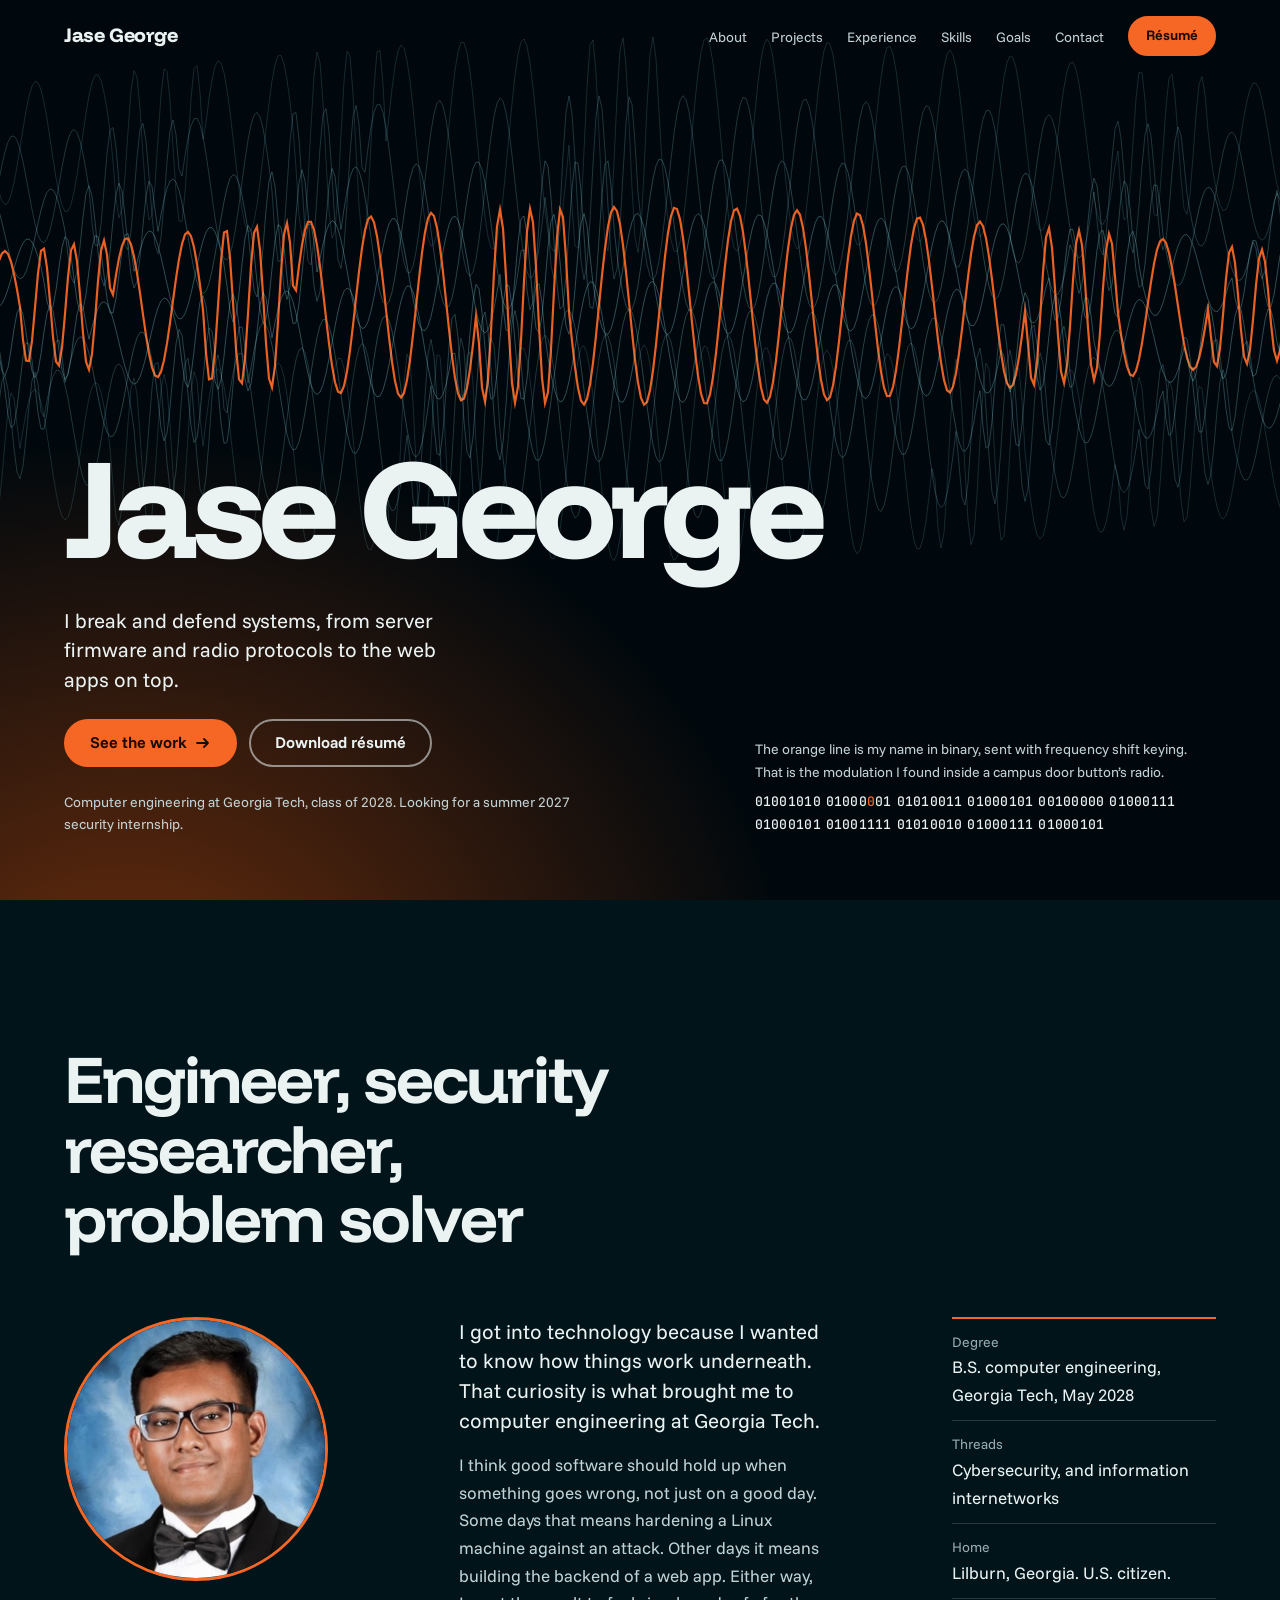
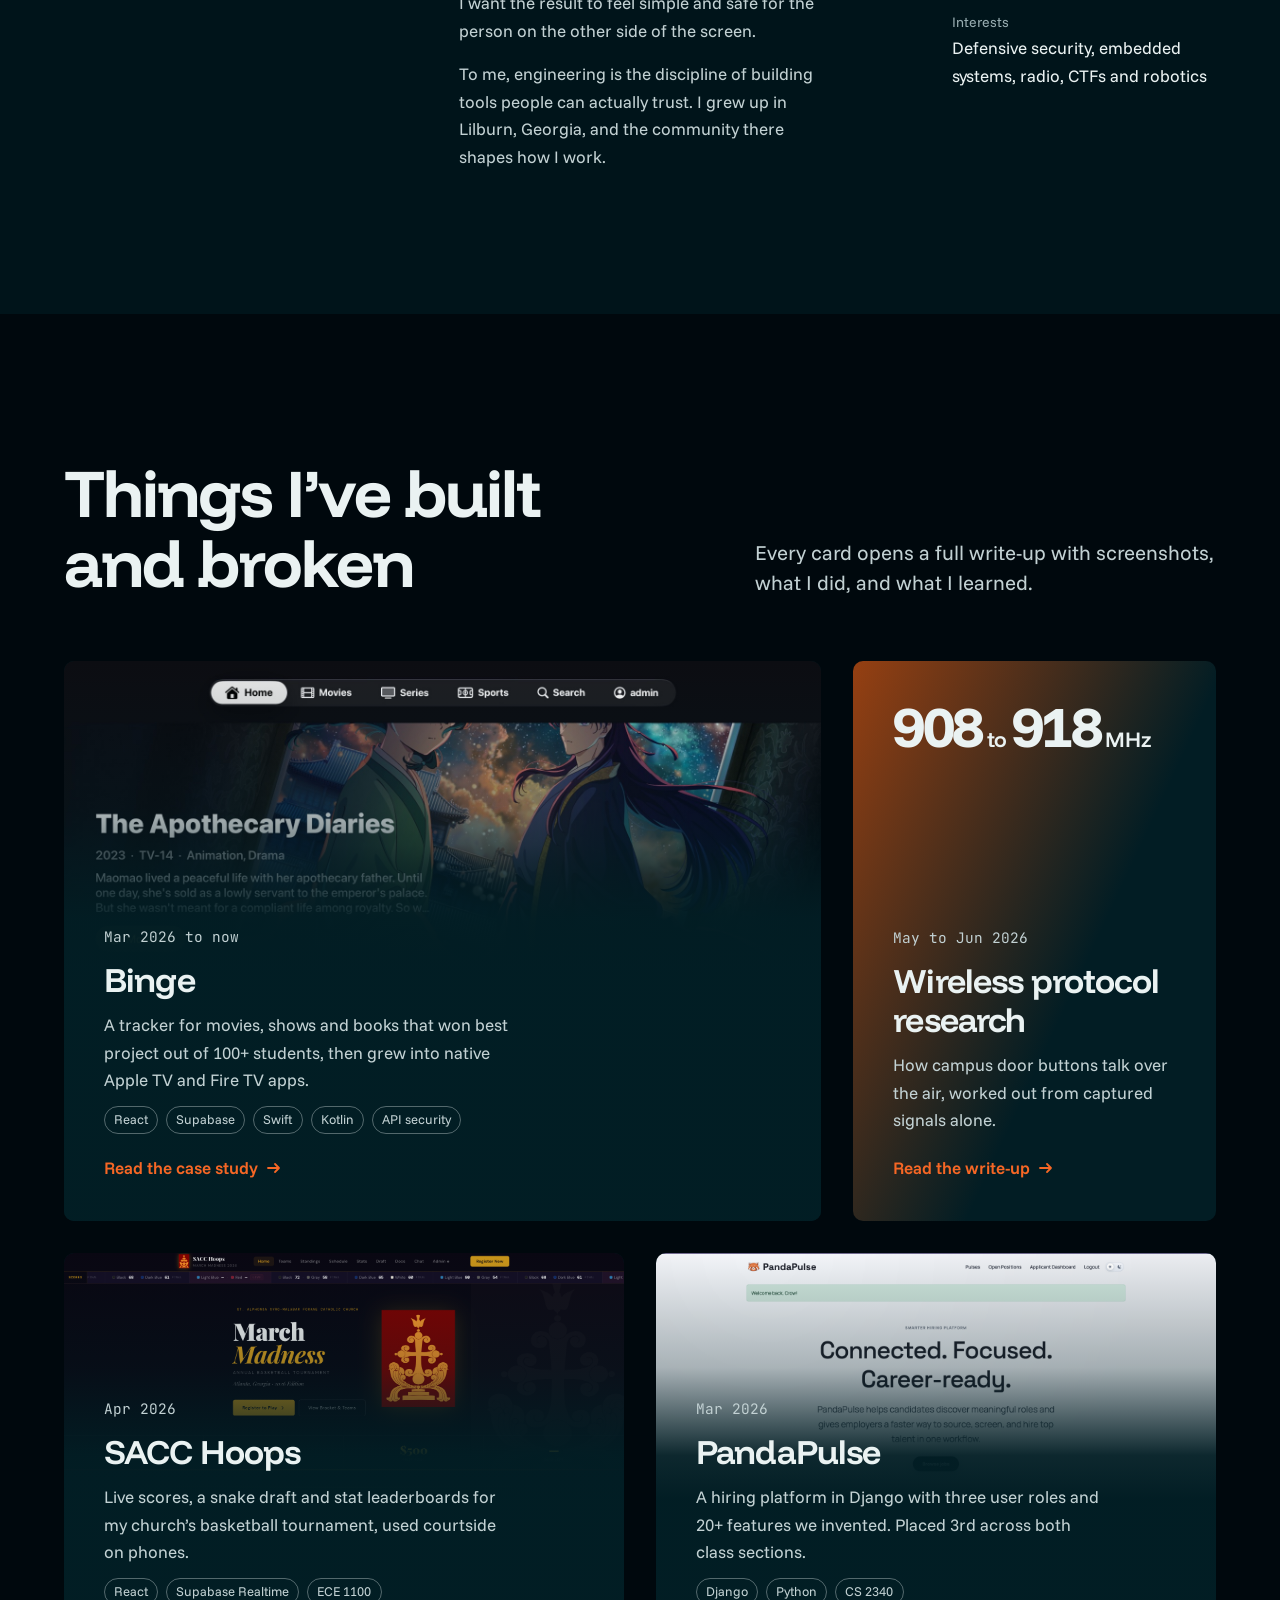
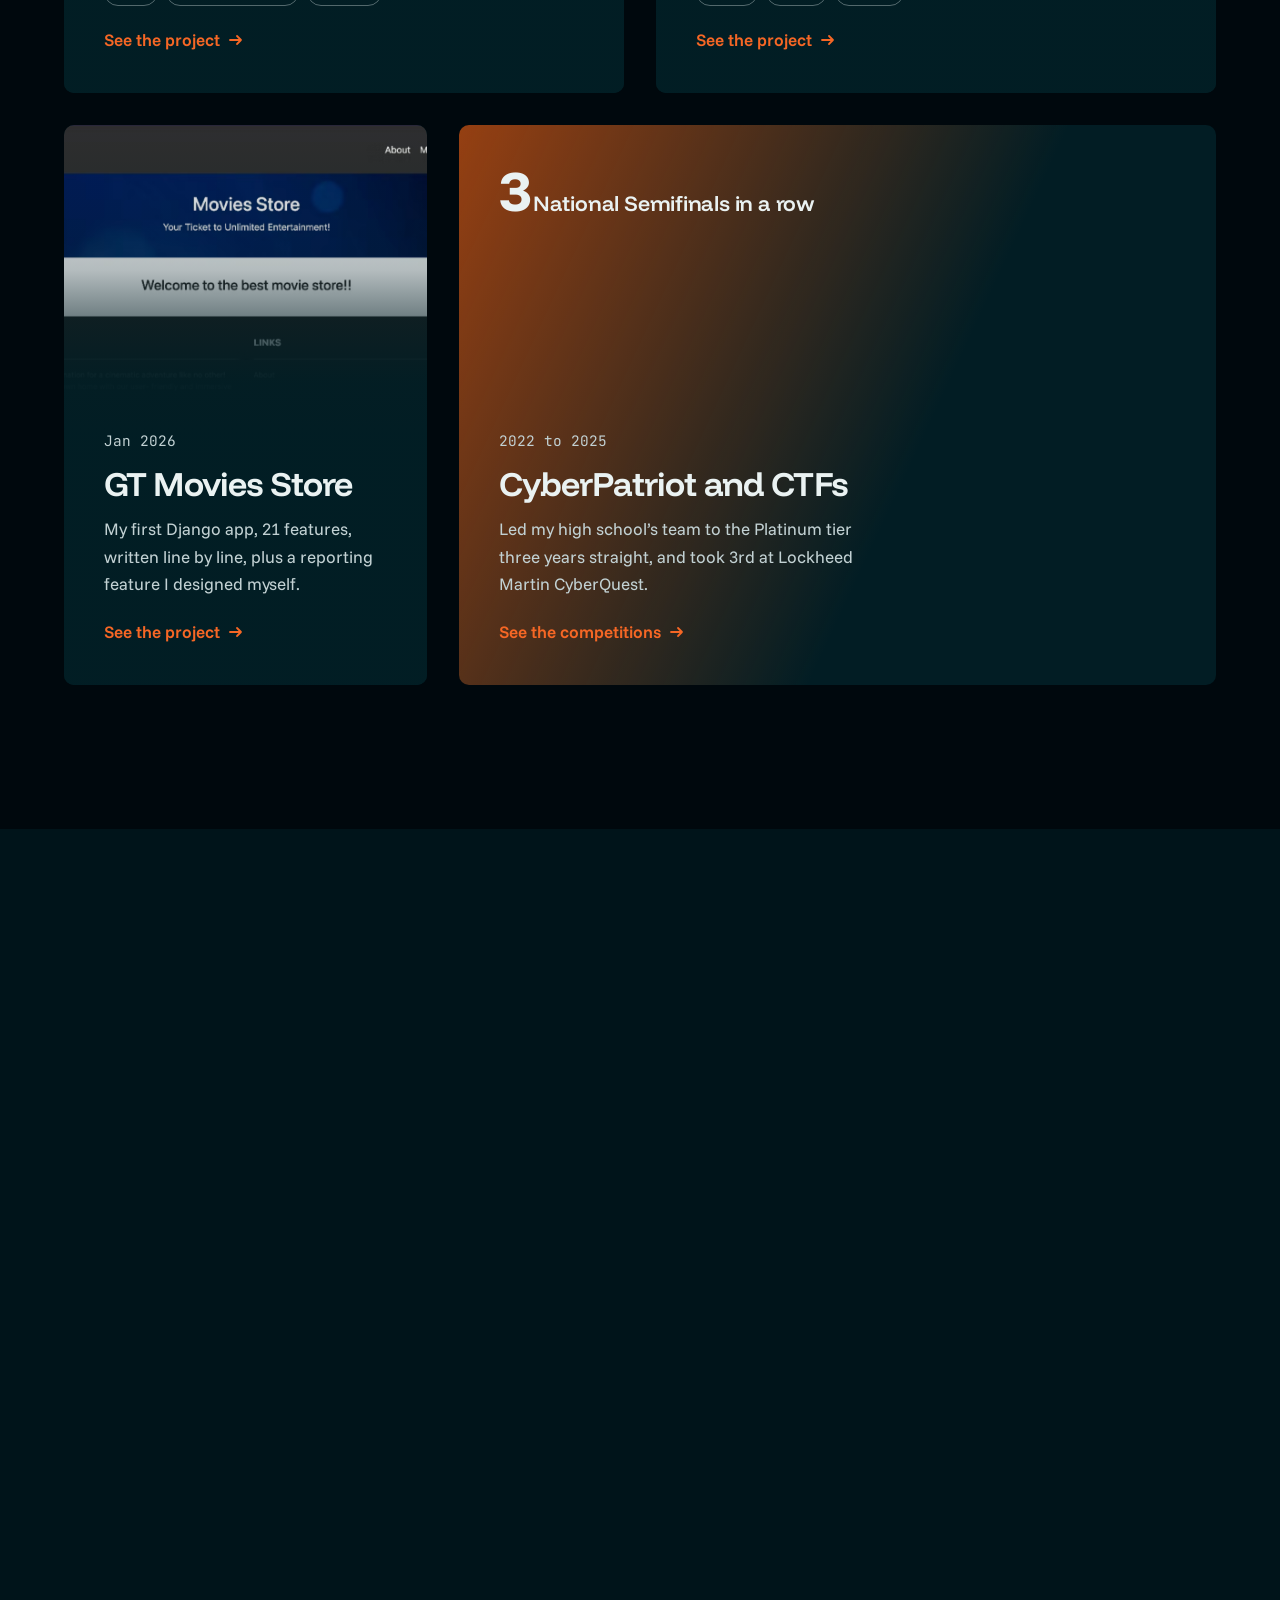
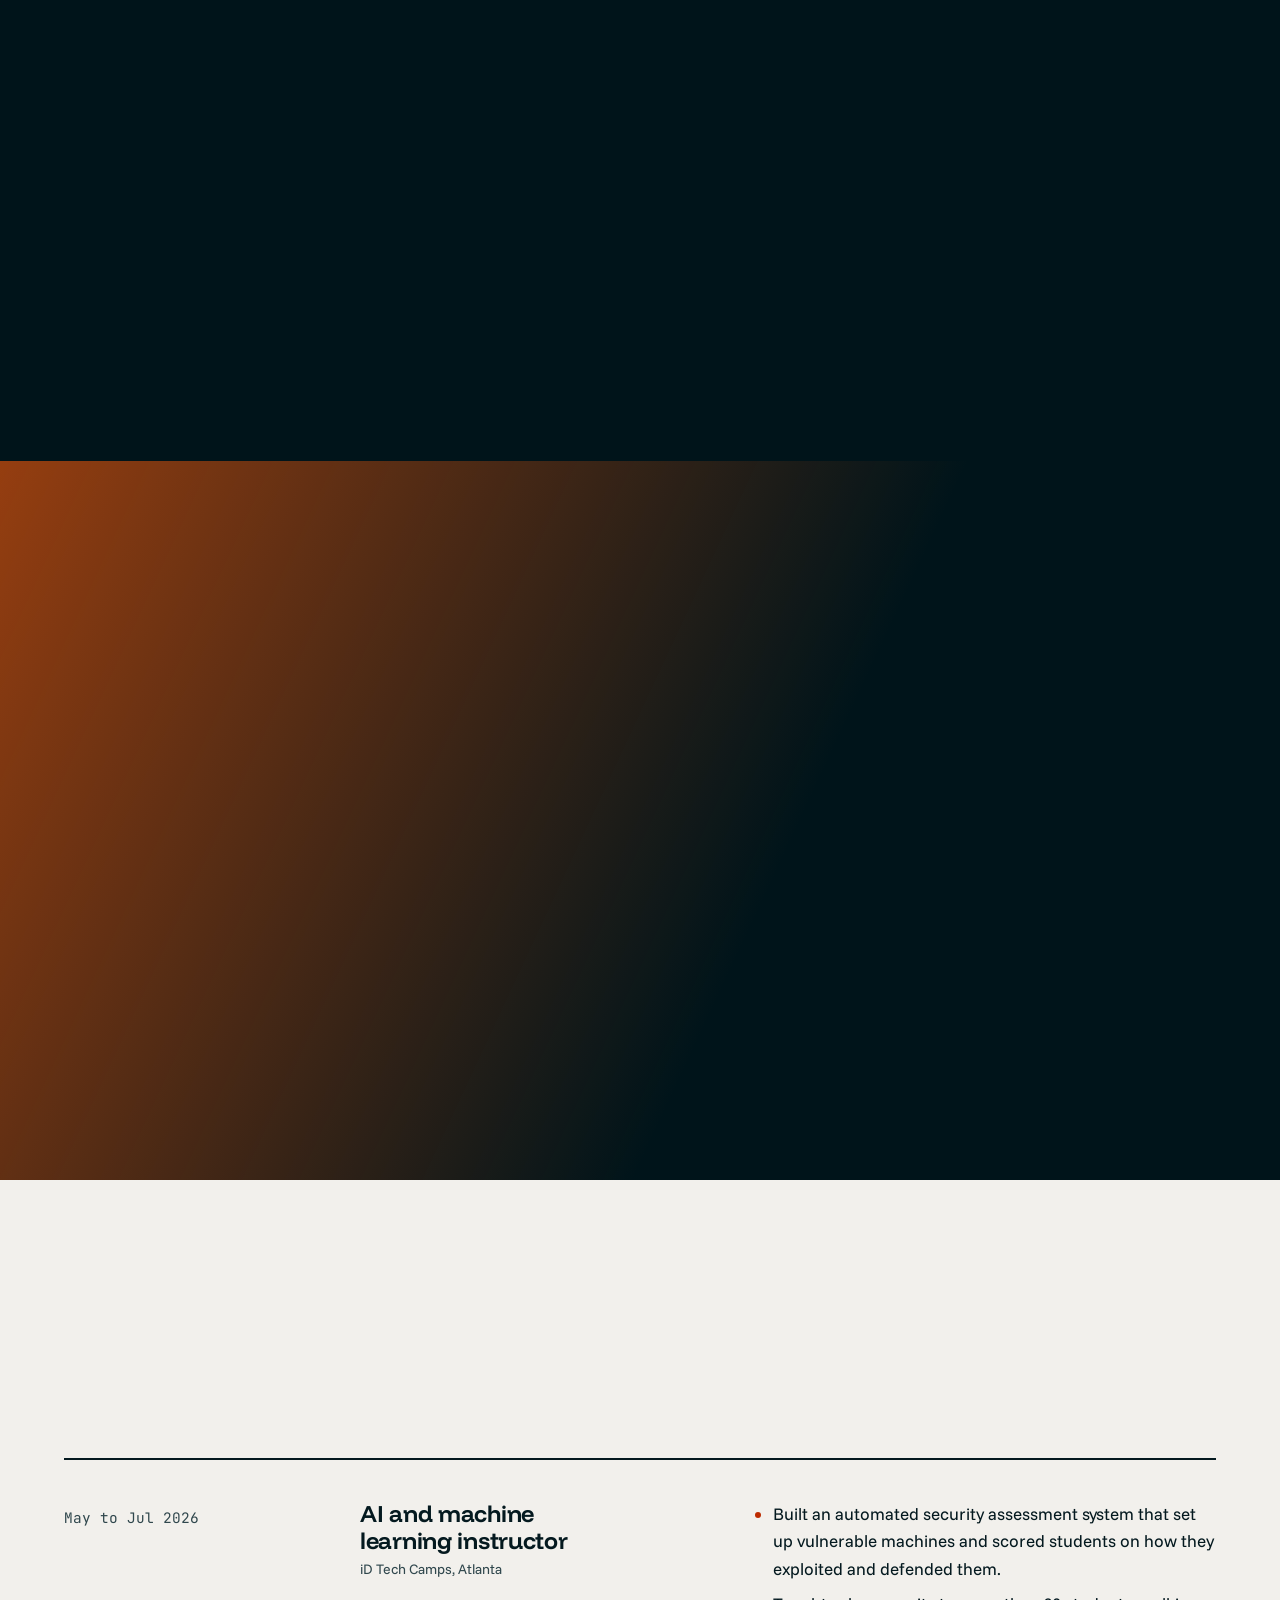
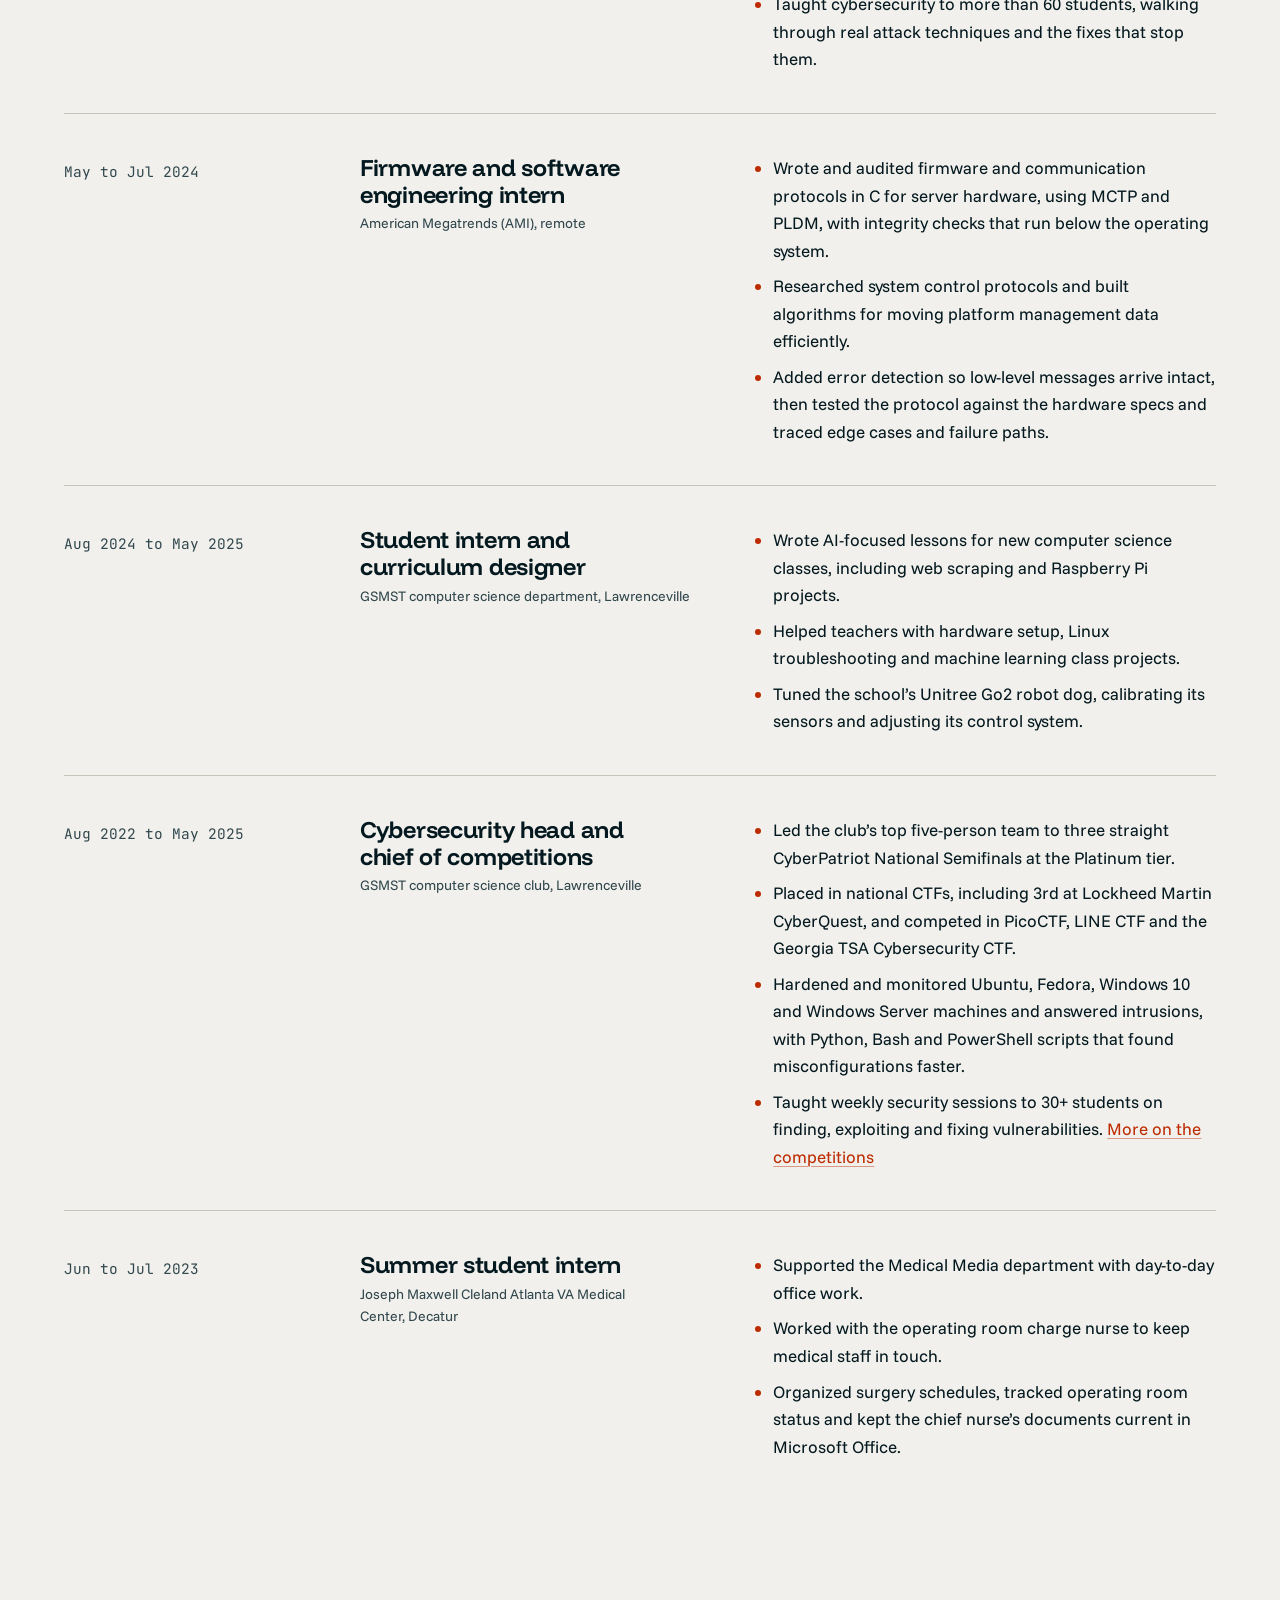
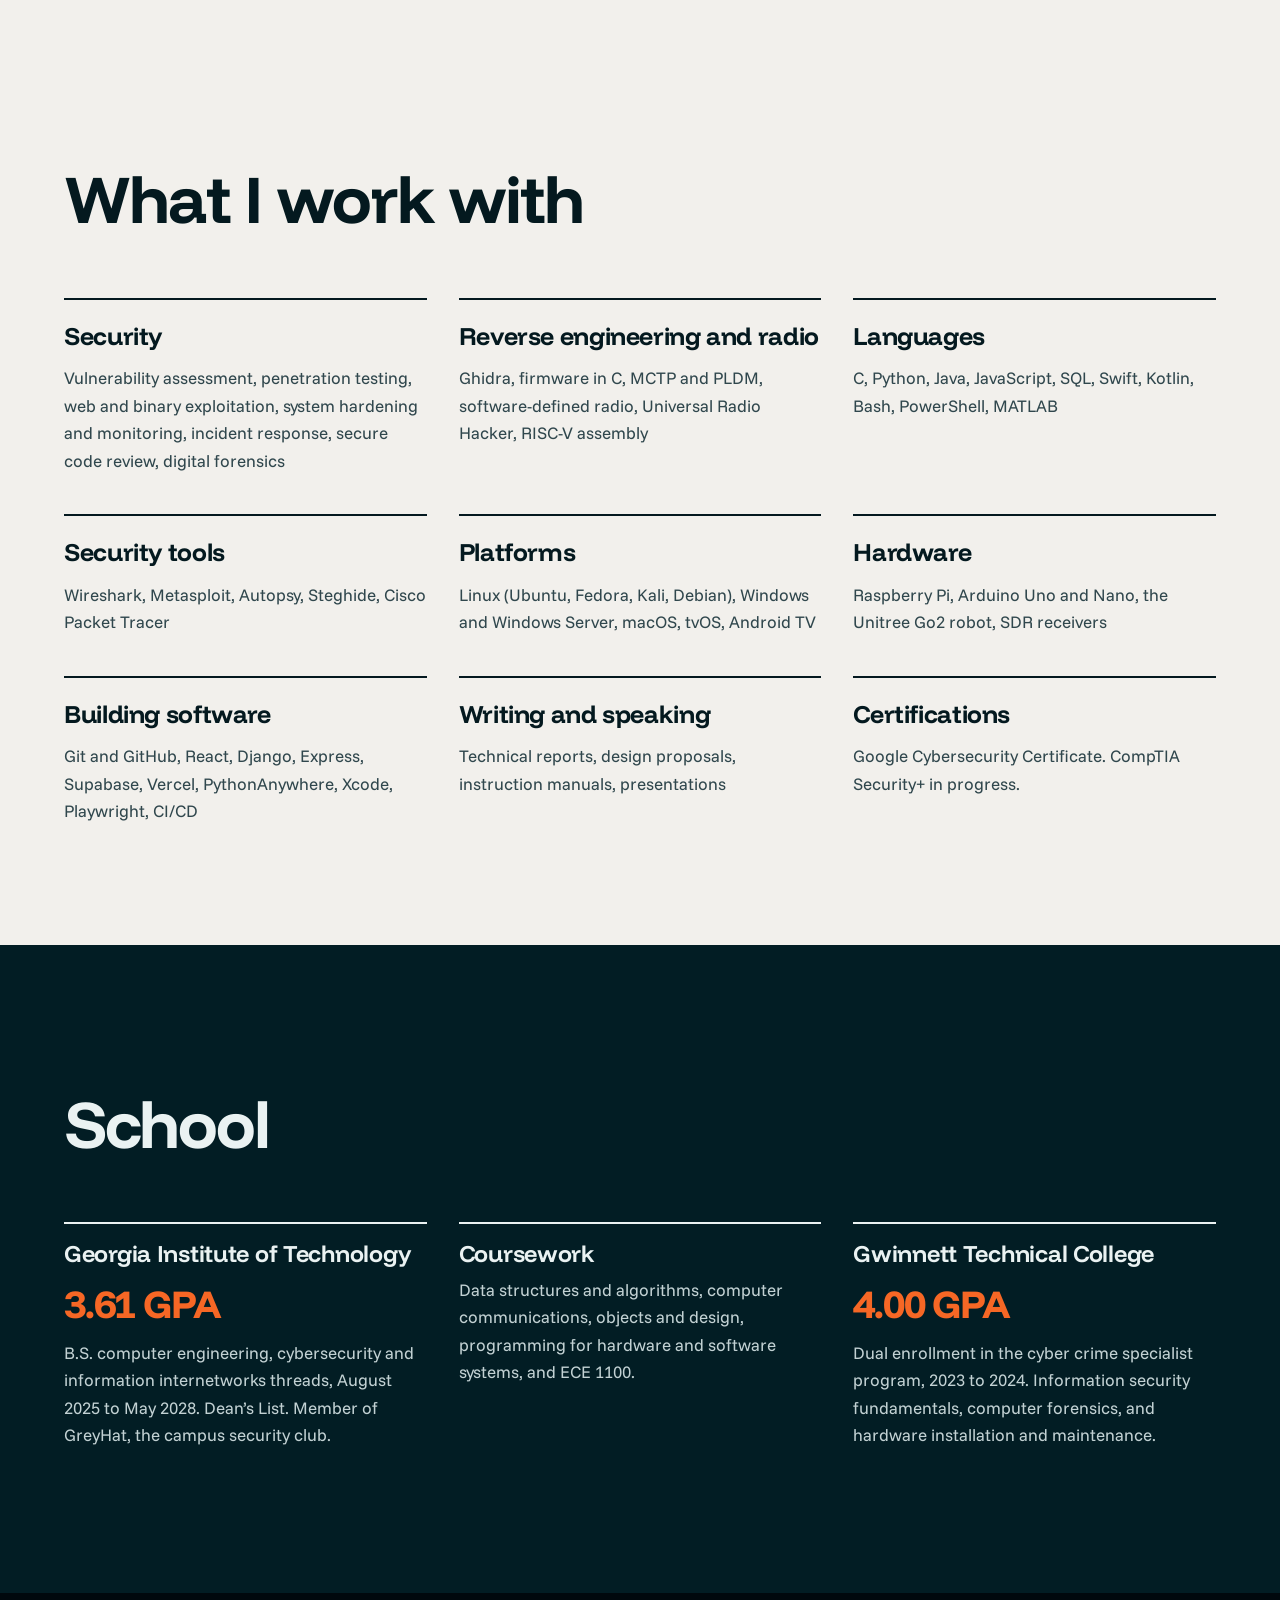
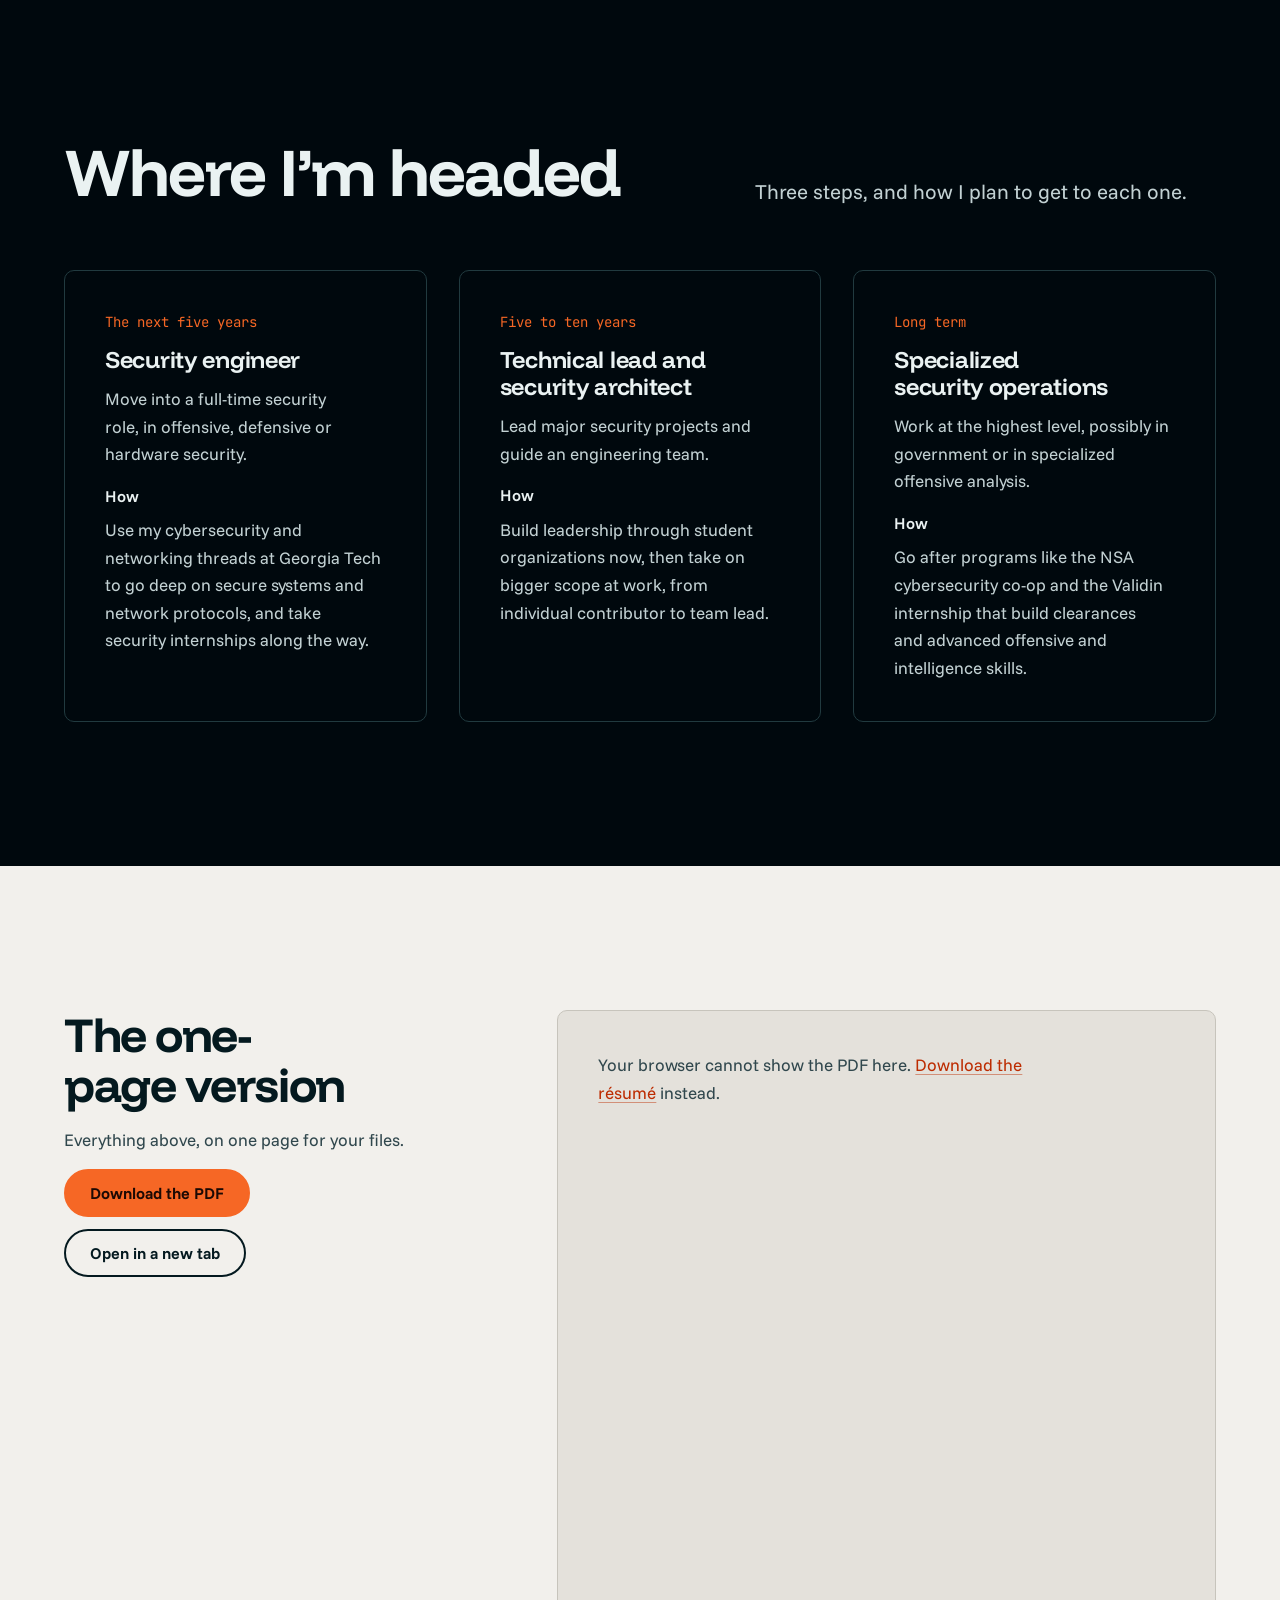
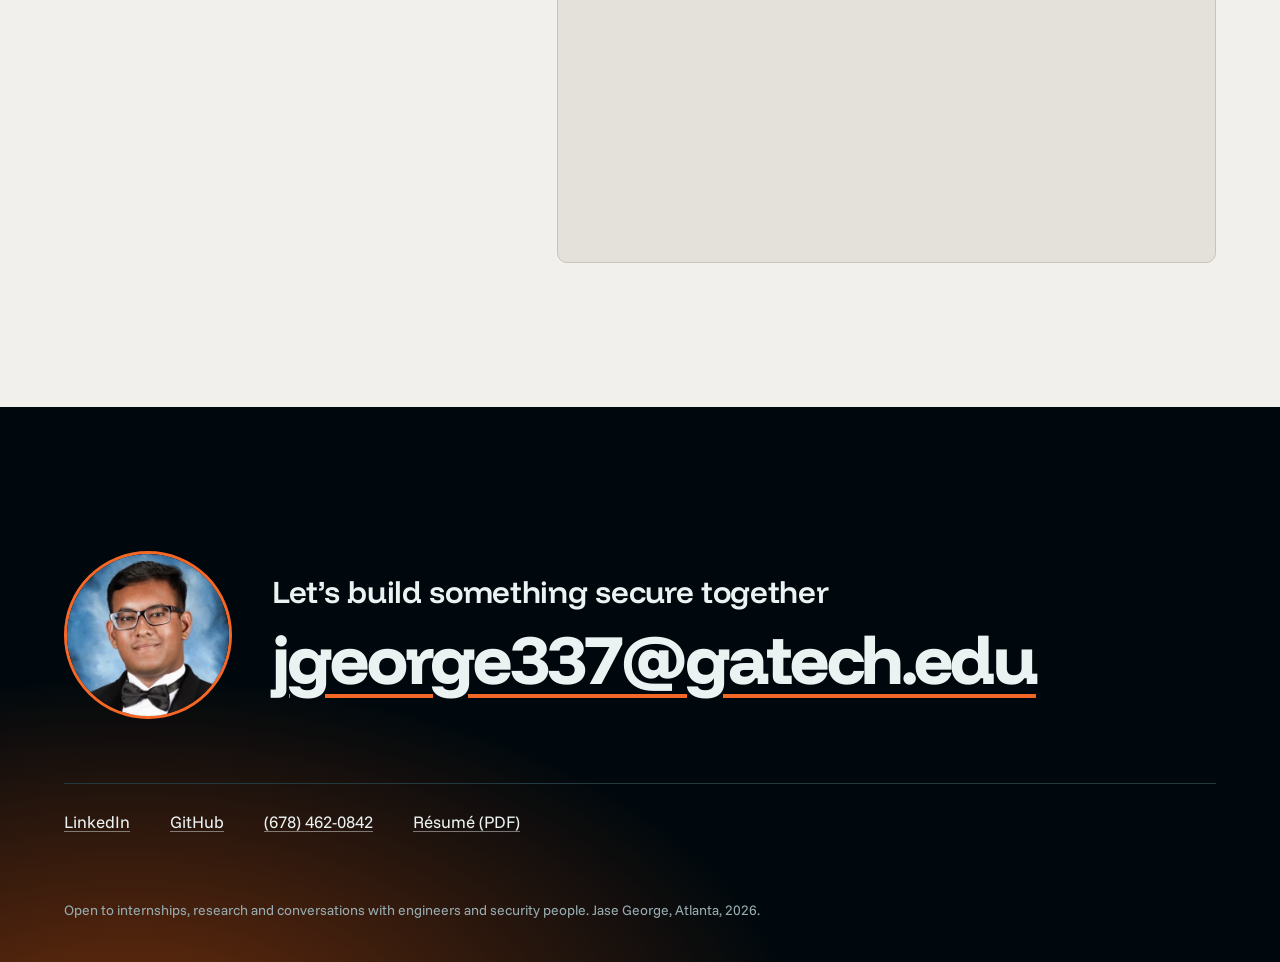
<file: index.html>
<!DOCTYPE html>
<html lang="en">
<head>
  <meta charset="UTF-8" />
  <meta name="viewport" content="width=device-width, initial-scale=1.0" />
  <title>Jase George, computer engineering at Georgia Tech</title>
  <meta name="description" content="Jase George studies computer engineering at Georgia Tech and works on security, from server firmware and radio protocols to web apps. Projects, experience and résumé." />
  <script>document.documentElement.classList.add('js')</script>
  <link rel="preconnect" href="https://fonts.googleapis.com" />
  <link rel="preconnect" href="https://fonts.gstatic.com" crossorigin />
  <link href="https://fonts.googleapis.com/css2?family=Funnel+Display:wght@500;600;700;800&family=Funnel+Sans:wght@400;500;600;700&family=JetBrains+Mono:wght@400;500&display=swap" rel="stylesheet" />
  <link rel="stylesheet" href="assets/site.css" />
  <script src="assets/site.js" defer></script>
</head>
<body>

  <nav class="nav" aria-label="Site">
    <div class="container">
      <a class="wordmark" href="#top">Jase George</a>
      <ul>
        <li><a href="#about">About</a></li>
        <li><a href="#work">Projects</a></li>
        <li><a href="#experience">Experience</a></li>
        <li><a href="#skills">Skills</a></li>
        <li><a href="#goals">Goals</a></li>
        <li><a href="#contact">Contact</a></li>
        <li class="keep"><a class="btn is-small" href="Jase_George_Resume.pdf">Résumé</a></li>
      </ul>
    </div>
  </nav>

  <header class="hero" id="top">
    <canvas data-fsk="JASE GEORGE" aria-hidden="true"></canvas>
    <div class="container hero-inner">
      <h1>Jase George</h1>
      <div class="hero-copy">
        <p class="lede">I break and defend systems, from server firmware and radio protocols to the web apps on top.</p>
        <div class="actions">
          <a class="btn" href="#work">See the work<svg class="arrow" aria-hidden="true" viewBox="0 0 16 16" width="16" height="16"><path d="M2 8h11M9 4l4 4-4 4" fill="none" stroke="currentColor" stroke-width="1.8" stroke-linecap="round" stroke-linejoin="round"/></svg></a>
          <a class="btn is-ghost" href="Jase_George_Resume.pdf">Download résumé</a>
        </div>
        <p class="status">Computer engineering at Georgia Tech, class of 2028. Looking for a summer 2027 security internship.</p>
      </div>
      <div class="bits">
        <p>The orange line is my name in binary, sent with frequency shift keying. That is the modulation I found inside a campus door button’s radio.</p>
        <p class="stream" aria-label="JASE GEORGE in 8-bit ASCII"><span class="gap"><b>0</b><b>1</b><b>0</b><b>0</b><b>1</b><b>0</b><b>1</b><b>0</b></span><span class="gap"><b>0</b><b>1</b><b>0</b><b>0</b><b>0</b><b>0</b><b>0</b><b>1</b></span><span class="gap"><b>0</b><b>1</b><b>0</b><b>1</b><b>0</b><b>0</b><b>1</b><b>1</b></span><span class="gap"><b>0</b><b>1</b><b>0</b><b>0</b><b>0</b><b>1</b><b>0</b><b>1</b></span><span class="gap"><b>0</b><b>0</b><b>1</b><b>0</b><b>0</b><b>0</b><b>0</b><b>0</b></span><span class="gap"><b>0</b><b>1</b><b>0</b><b>0</b><b>0</b><b>1</b><b>1</b><b>1</b></span><span class="gap"><b>0</b><b>1</b><b>0</b><b>0</b><b>0</b><b>1</b><b>0</b><b>1</b></span><span class="gap"><b>0</b><b>1</b><b>0</b><b>0</b><b>1</b><b>1</b><b>1</b><b>1</b></span><span class="gap"><b>0</b><b>1</b><b>0</b><b>1</b><b>0</b><b>0</b><b>1</b><b>0</b></span><span class="gap"><b>0</b><b>1</b><b>0</b><b>0</b><b>0</b><b>1</b><b>1</b><b>1</b></span><span class="gap"><b>0</b><b>1</b><b>0</b><b>0</b><b>0</b><b>1</b><b>0</b><b>1</b></span></p>
      </div>
    </div>
  </header>

  <main>
    <section class="band" id="about" aria-labelledby="about-h">
      <div class="container">
        <div class="sec-head reveal">
          <h2 id="about-h">Engineer, security researcher, problem solver</h2>
        </div>
        <div class="about reveal">
          <figure class="about-photo"><img src="images/personal/headshot.jpg" width="369" height="369" alt="Jase George" loading="lazy" /></figure>
          <div class="about-text">
            <p>I got into technology because I wanted to know how things work underneath. That curiosity is what brought me to computer engineering at Georgia Tech.</p>
            <p>I think good software should hold up when something goes wrong, not just on a good day. Some days that means hardening a Linux machine against an attack. Other days it means building the backend of a web app. Either way, I want the result to feel simple and safe for the person on the other side of the screen.</p>
            <p>To me, engineering is the discipline of building tools people can actually trust. I grew up in Lilburn, Georgia, and the community there shapes how I work.</p>
          </div>
          <dl class="about-facts">
            <div><dt>Degree</dt><dd>B.S. computer engineering, Georgia Tech, May 2028</dd></div>
            <div><dt>Threads</dt><dd>Cybersecurity, and information internetworks</dd></div>
            <div><dt>Home</dt><dd>Lilburn, Georgia. U.S. citizen.</dd></div>
            <div><dt>Interests</dt><dd>Defensive security, embedded systems, radio, CTFs and robotics</dd></div>
          </dl>
        </div>
      </div>
    </section>

    <section class="band is-deep" id="work" aria-labelledby="work-h">
      <div class="container">
        <div class="sec-head reveal">
          <h2 id="work-h">Things I’ve built and broken</h2>
          <p class="lede">Every card opens a full write-up with screenshots, what I did, and what I learned.</p>
        </div>
        <ul class="cards">
          <li class="card is-wide reveal">
            <img src="images/binge/oct-2026/tv-home.jpg" alt="" loading="lazy" />
            <div class="card-body">
              <time>Mar 2026 to now</time>
              <h3><a href="projects/binge.html">Binge</a></h3>
              <p>A tracker for movies, shows and books that won best project out of 100+ students, then grew into native Apple TV and Fire TV apps.</p>
              <ul class="tags"><li>React</li><li>Supabase</li><li>Swift</li><li>Kotlin</li><li>API security</li></ul>
              <span class="more">Read the case study<svg class="arrow" aria-hidden="true" viewBox="0 0 16 16" width="16" height="16"><path d="M2 8h11M9 4l4 4-4 4" fill="none" stroke="currentColor" stroke-width="1.8" stroke-linecap="round" stroke-linejoin="round"/></svg></span>
            </div>
          </li>
          <li class="card is-type reveal">
            <div class="card-body">
              <p class="figure" aria-hidden="true">908<small> to </small>918<small> MHz</small></p>
              <time>May to Jun 2026</time>
              <h3><a href="projects/wireless.html">Wireless protocol research</a></h3>
              <p>How campus door buttons talk over the air, worked out from captured signals alone.</p>
              <span class="more">Read the write-up<svg class="arrow" aria-hidden="true" viewBox="0 0 16 16" width="16" height="16"><path d="M2 8h11M9 4l4 4-4 4" fill="none" stroke="currentColor" stroke-width="1.8" stroke-linecap="round" stroke-linejoin="round"/></svg></span>
            </div>
          </li>
          <li class="card is-half reveal">
            <img src="images/discovery/home.png" alt="" loading="lazy" />
            <div class="card-body">
              <time>Apr 2026</time>
              <h3><a href="projects/discovery.html">SACC Hoops</a></h3>
              <p>Live scores, a snake draft and stat leaderboards for my church’s basketball tournament, used courtside on phones.</p>
              <ul class="tags"><li>React</li><li>Supabase Realtime</li><li>ECE 1100</li></ul>
              <span class="more">See the project<svg class="arrow" aria-hidden="true" viewBox="0 0 16 16" width="16" height="16"><path d="M2 8h11M9 4l4 4-4 4" fill="none" stroke="currentColor" stroke-width="1.8" stroke-linecap="round" stroke-linejoin="round"/></svg></span>
            </div>
          </li>
          <li class="card is-half reveal">
            <img src="images/pandapulse/pandapulse-landing-page.png" alt="" loading="lazy" />
            <div class="card-body">
              <time>Mar 2026</time>
              <h3><a href="projects/pandapulse.html">PandaPulse</a></h3>
              <p>A hiring platform in Django with three user roles and 20+ features we invented. Placed 3rd across both class sections.</p>
              <ul class="tags"><li>Django</li><li>Python</li><li>CS 2340</li></ul>
              <span class="more">See the project<svg class="arrow" aria-hidden="true" viewBox="0 0 16 16" width="16" height="16"><path d="M2 8h11M9 4l4 4-4 4" fill="none" stroke="currentColor" stroke-width="1.8" stroke-linecap="round" stroke-linejoin="round"/></svg></span>
            </div>
          </li>
          <li class="card reveal">
            <img src="images/gtmovies/gt-movies-store-homepage.png" alt="" loading="lazy" />
            <div class="card-body">
              <time>Jan 2026</time>
              <h3><a href="projects/gtmovies.html">GT Movies Store</a></h3>
              <p>My first Django app, 21 features, written line by line, plus a reporting feature I designed myself.</p>
              <span class="more">See the project<svg class="arrow" aria-hidden="true" viewBox="0 0 16 16" width="16" height="16"><path d="M2 8h11M9 4l4 4-4 4" fill="none" stroke="currentColor" stroke-width="1.8" stroke-linecap="round" stroke-linejoin="round"/></svg></span>
            </div>
          </li>
          <li class="card is-wide is-type reveal">
            <div class="card-body">
              <p class="figure" aria-hidden="true">3<small> National Semifinals in a row</small></p>
              <time>2022 to 2025</time>
              <h3><a href="projects/cyberpatriot.html">CyberPatriot and CTFs</a></h3>
              <p>Led my high school’s team to the Platinum tier three years straight, and took 3rd at Lockheed Martin CyberQuest.</p>
              <span class="more">See the competitions<svg class="arrow" aria-hidden="true" viewBox="0 0 16 16" width="16" height="16"><path d="M2 8h11M9 4l4 4-4 4" fill="none" stroke="currentColor" stroke-width="1.8" stroke-linecap="round" stroke-linejoin="round"/></svg></span>
            </div>
          </li>
        </ul>
      </div>
    </section>

    <section class="band" id="binge" aria-labelledby="binge-h">
      <div class="container story">
        <div class="story-copy reveal">
          <h2 id="binge-h">Binge kept going after the grade</h2>
          <p>Five of us built it for CS 2340 in April and it won best project. I kept working on it. By October I had written most of the new code, including two native TV apps and the security fixes for its API.</p>
          <p><a href="projects/binge.html">See every stage, with screenshots</a></p>
        </div>
        <figure class="story-chart reveal">
          <svg class="chart" viewBox="0 0 640 300" role="img" aria-labelledby="chart-t chart-d">
            <title id="chart-t">Binge commits per month, March to October 2026</title>
            <desc id="chart-d">Mar 6 commits, 0 mine. Apr 300 commits, 111 mine. May 10 commits, 10 mine. Jun 15 commits, 9 mine. Jul 108 commits, 23 mine. Aug 1 commit, 0 mine. Sep 8 commits, 1 mine. Oct 65 commits, 60 mine.</desc>
            <rect class="bar-team" x="15.0" y="257.2" width="50" height="4.8"/>
            <text class="val" x="40.0" y="249.2" text-anchor="middle">0/6</text>
            <text x="40.0" y="286" text-anchor="middle">Mar</text>
            <rect class="bar-team" x="95.0" y="24.0" width="50" height="238.0"/>
            <rect class="bar-mine" x="95.0" y="173.9" width="50" height="88.1"/>
            <text class="val" x="120.0" y="16.0" text-anchor="middle">111/300</text>
            <text x="120.0" y="286" text-anchor="middle">Apr</text>
            <rect class="bar-team" x="175.0" y="254.1" width="50" height="7.9"/>
            <rect class="bar-mine" x="175.0" y="254.1" width="50" height="7.9"/>
            <text class="val" x="200.0" y="246.1" text-anchor="middle">10/10</text>
            <text x="200.0" y="286" text-anchor="middle">May</text>
            <rect class="bar-team" x="255.0" y="250.1" width="50" height="11.9"/>
            <rect class="bar-mine" x="255.0" y="254.9" width="50" height="7.1"/>
            <text class="val" x="280.0" y="242.1" text-anchor="middle">9/15</text>
            <text x="280.0" y="286" text-anchor="middle">Jun</text>
            <rect class="bar-team" x="335.0" y="176.3" width="50" height="85.7"/>
            <rect class="bar-mine" x="335.0" y="243.8" width="50" height="18.2"/>
            <text class="val" x="360.0" y="168.3" text-anchor="middle">23/108</text>
            <text x="360.0" y="286" text-anchor="middle">Jul</text>
            <rect class="bar-team" x="415.0" y="260" width="50" height="2"/>
            <text class="val" x="440.0" y="252" text-anchor="middle">0/1</text>
            <text x="440.0" y="286" text-anchor="middle">Aug</text>
            <rect class="bar-team" x="495.0" y="255.7" width="50" height="6.3"/>
            <rect class="bar-mine" x="495.0" y="260" width="50" height="2"/>
            <text class="val" x="520.0" y="247.7" text-anchor="middle">1/8</text>
            <text x="520.0" y="286" text-anchor="middle">Sep</text>
            <rect class="bar-team" x="575.0" y="210.4" width="50" height="51.6"/>
            <rect class="bar-mine" x="575.0" y="214.4" width="50" height="47.6"/>
            <text class="val" x="600.0" y="202.4" text-anchor="middle">60/65</text>
            <text x="600.0" y="286" text-anchor="middle">Oct</text>
            <line class="axis" x1="0" x2="640" y1="262" y2="262"/>
          </svg>
          <figcaption class="key"><span><i class="k-mine"></i>My commits</span><span><i class="k-team"></i>The rest of the team</span><span>Main branch, March to October 2026</span></figcaption>
        </figure>
        <dl class="stats reveal">
          <div><dt>Movies in the catalog</dt><dd>78,357</dd></div>
          <div><dt>TV shows</dt><dd>21,446</dd></div>
          <div><dt>Books</dt><dd>29,788</dd></div>
          <div><dt>Lines in the two TV apps</dt><dd>17,000</dd></div>
        </dl>
        <ol class="stages">
          <li class="stage reveal">
            <img src="images/binge/apr-2026/dashboard-stats-and-annual-recap.png" alt="The April 2026 Binge dashboard with watch stats and a yearly recap" loading="lazy" />
            <time>Mar to Apr 2026</time>
            <h3>The class project</h3>
            <p>A social tracker with a forum and watch rooms. I built the AI chatbot, the episode tracker, live TV and the security fixes.</p>
          </li>
          <li class="stage reveal">
            <div class="phone-pair">
              <img src="images/binge/oct-2026/phone-home.jpg" alt="Binge home screen on a phone" loading="lazy" />
              <img src="images/binge/oct-2026/phone-title.jpg" alt="A show’s page on a phone" loading="lazy" />
            </div>
            <time>May to Sep 2026</time>
            <h3>Phones and profiles</h3>
            <p>Over the summer we rebuilt it for phones, added household profiles with a kids filter, and wrote end-to-end tests.</p>
          </li>
          <li class="stage reveal">
            <img src="images/binge/oct-2026/tv-title.jpg" alt="The Squid Game title page in the Binge Apple TV app" loading="lazy" />
            <time>Oct 2026</time>
            <h3>Apple TV and Fire TV</h3>
            <p>I rebuilt the site like a streaming service and wrote native TV apps in Swift and Kotlin.</p>
          </li>
        </ol>
      </div>
    </section>

    <section class="band is-wash" id="wireless" aria-labelledby="wireless-h">
      <div class="container signal">
        <p class="big reveal" aria-hidden="true">908<small> to </small>918<small> MHz</small></p>
        <div class="copy reveal">
          <h2 id="wireless-h">Reading a door button’s radio</h2>
          <p>The accessibility buttons on several campus buildings open their doors over the air. With a software-defined radio and Universal Radio Hacker I worked out their protocol from captures alone, with no datasheet. I only listened. I never transmitted or replayed anything.</p>
          <p><a class="btn is-ghost" href="projects/wireless.html">Read the write-up<svg class="arrow" aria-hidden="true" viewBox="0 0 16 16" width="16" height="16"><path d="M2 8h11M9 4l4 4-4 4" fill="none" stroke="currentColor" stroke-width="1.8" stroke-linecap="round" stroke-linejoin="round"/></svg></a></p>
        </div>
        <dl class="findings reveal">
          <div><dt>Band</dt><dd>900 MHz ISM</dd></div>
          <div><dt>Modulation</dt><dd>FSK</dd></div>
          <div><dt>Hopping</dt><dd>3 channels</dd></div>
          <div><dt>Topology</dt><dd>Point to multipoint</dd></div>
        </dl>
      </div>
    </section>

    <section class="band is-bone" id="experience" aria-labelledby="exp-h">
      <div class="container">
        <div class="sec-head reveal">
          <h2 id="exp-h">Where I’ve worked</h2>
          <p>Five roles, newest first. The short version is on the <a href="Jase_George_Resume.pdf">résumé</a>.</p>
        </div>
        <ol class="roles">
          <li class="role reveal">
            <time>May to Jul 2026</time>
            <div class="who"><h3>AI and machine learning instructor</h3><p>iD Tech Camps, Atlanta</p></div>
            <ul class="did">
              <li>Built an automated security assessment system that set up vulnerable machines and scored students on how they exploited and defended them.</li>
              <li>Taught cybersecurity to more than 60 students, walking through real attack techniques and the fixes that stop them.</li>
            </ul>
          </li>
          <li class="role reveal">
            <time>May to Jul 2024</time>
            <div class="who"><h3>Firmware and software engineering intern</h3><p>American Megatrends (AMI), remote</p></div>
            <ul class="did">
              <li>Wrote and audited firmware and communication protocols in C for server hardware, using MCTP and PLDM, with integrity checks that run below the operating system.</li>
              <li>Researched system control protocols and built algorithms for moving platform management data efficiently.</li>
              <li>Added error detection so low-level messages arrive intact, then tested the protocol against the hardware specs and traced edge cases and failure paths.</li>
            </ul>
          </li>
          <li class="role reveal">
            <time>Aug 2024 to May 2025</time>
            <div class="who"><h3>Student intern and curriculum designer</h3><p>GSMST computer science department, Lawrenceville</p></div>
            <ul class="did">
              <li>Wrote AI-focused lessons for new computer science classes, including web scraping and Raspberry Pi projects.</li>
              <li>Helped teachers with hardware setup, Linux troubleshooting and machine learning class projects.</li>
              <li>Tuned the school’s Unitree Go2 robot dog, calibrating its sensors and adjusting its control system.</li>
            </ul>
          </li>
          <li class="role reveal">
            <time>Aug 2022 to May 2025</time>
            <div class="who"><h3>Cybersecurity head and chief of competitions</h3><p>GSMST computer science club, Lawrenceville</p></div>
            <ul class="did">
              <li>Led the club’s top five-person team to three straight CyberPatriot National Semifinals at the Platinum tier.</li>
              <li>Placed in national CTFs, including 3rd at Lockheed Martin CyberQuest, and competed in PicoCTF, LINE CTF and the Georgia TSA Cybersecurity CTF.</li>
              <li>Hardened and monitored Ubuntu, Fedora, Windows 10 and Windows Server machines and answered intrusions, with Python, Bash and PowerShell scripts that found misconfigurations faster.</li>
              <li>Taught weekly security sessions to 30+ students on finding, exploiting and fixing vulnerabilities. <a href="projects/cyberpatriot.html">More on the competitions</a></li>
            </ul>
          </li>
          <li class="role reveal">
            <time>Jun to Jul 2023</time>
            <div class="who"><h3>Summer student intern</h3><p>Joseph Maxwell Cleland Atlanta VA Medical Center, Decatur</p></div>
            <ul class="did">
              <li>Supported the Medical Media department with day-to-day office work.</li>
              <li>Worked with the operating room charge nurse to keep medical staff in touch.</li>
              <li>Organized surgery schedules, tracked operating room status and kept the chief nurse’s documents current in Microsoft Office.</li>
            </ul>
          </li>
        </ol>
      </div>
    </section>

    <section class="band is-bone is-tight" id="skills" aria-labelledby="skills-h">
      <div class="container">
        <div class="sec-head reveal">
          <h2 id="skills-h">What I work with</h2>
        </div>
        <dl class="skill-grid reveal">
          <div><dt>Security</dt><dd>Vulnerability assessment, penetration testing, web and binary exploitation, system hardening and monitoring, incident response, secure code review, digital forensics</dd></div>
          <div><dt>Reverse engineering and radio</dt><dd>Ghidra, firmware in C, MCTP and PLDM, software-defined radio, Universal Radio Hacker, RISC-V assembly</dd></div>
          <div><dt>Languages</dt><dd>C, Python, Java, JavaScript, SQL, Swift, Kotlin, Bash, PowerShell, MATLAB</dd></div>
          <div><dt>Security tools</dt><dd>Wireshark, Metasploit, Autopsy, Steghide, Cisco Packet Tracer</dd></div>
          <div><dt>Platforms</dt><dd>Linux (Ubuntu, Fedora, Kali, Debian), Windows and Windows Server, macOS, tvOS, Android TV</dd></div>
          <div><dt>Hardware</dt><dd>Raspberry Pi, Arduino Uno and Nano, the Unitree Go2 robot, SDR receivers</dd></div>
          <div><dt>Building software</dt><dd>Git and GitHub, React, Django, Express, Supabase, Vercel, PythonAnywhere, Xcode, Playwright, CI/CD</dd></div>
          <div><dt>Writing and speaking</dt><dd>Technical reports, design proposals, instruction manuals, presentations</dd></div>
          <div><dt>Certifications</dt><dd>Google Cybersecurity Certificate. CompTIA Security+ in progress.</dd></div>
        </dl>
      </div>
    </section>

    <section class="band is-raised" id="school" aria-labelledby="school-h">
      <div class="container">
        <div class="sec-head reveal">
          <h2 id="school-h">School</h2>
        </div>
        <div class="school reveal">
          <div>
            <h3>Georgia Institute of Technology</h3>
            <p class="gpa">3.61 GPA</p>
            <p>B.S. computer engineering, cybersecurity and information internetworks threads, August 2025 to May 2028. Dean’s List. Member of GreyHat, the campus security club.</p>
          </div>
          <div>
            <h3>Coursework</h3>
            <p>Data structures and algorithms, computer communications, objects and design, programming for hardware and software systems, and ECE 1100.</p>
          </div>
          <div>
            <h3>Gwinnett Technical College</h3>
            <p class="gpa">4.00 GPA</p>
            <p>Dual enrollment in the cyber crime specialist program, 2023 to 2024. Information security fundamentals, computer forensics, and hardware installation and maintenance.</p>
          </div>
        </div>
      </div>
    </section>

    <section class="band is-deep" id="goals" aria-labelledby="goals-h">
      <div class="container">
        <div class="sec-head reveal">
          <h2 id="goals-h">Where I’m headed</h2>
          <p class="lede">Three steps, and how I plan to get to each one.</p>
        </div>
        <ol class="goals">
          <li class="goal reveal">
            <span class="when">The next five years</span>
            <h3>Security engineer</h3>
            <p>Move into a full-time security role, in offensive, defensive or hardware security.</p>
            <h4>How</h4>
            <p>Use my cybersecurity and networking threads at Georgia Tech to go deep on secure systems and network protocols, and take security internships along the way.</p>
          </li>
          <li class="goal reveal">
            <span class="when">Five to ten years</span>
            <h3>Technical lead and security architect</h3>
            <p>Lead major security projects and guide an engineering team.</p>
            <h4>How</h4>
            <p>Build leadership through student organizations now, then take on bigger scope at work, from individual contributor to team lead.</p>
          </li>
          <li class="goal reveal">
            <span class="when">Long term</span>
            <h3>Specialized security operations</h3>
            <p>Work at the highest level, possibly in government or in specialized offensive analysis.</p>
            <h4>How</h4>
            <p>Go after programs like the NSA cybersecurity co-op and the Validin internship that build clearances and advanced offensive and intelligence skills.</p>
          </li>
        </ol>
      </div>
    </section>

    <section class="band is-bone" id="resume" aria-labelledby="resume-h">
      <div class="container resume">
        <div class="resume-copy reveal">
          <h2 id="resume-h">The one-page version</h2>
          <p>Everything above, on one page for your files.</p>
          <div class="actions">
            <a class="btn" href="Jase_George_Resume.pdf" download>Download the PDF</a>
            <a class="btn is-ghost" href="Jase_George_Resume.pdf">Open in a new tab</a>
          </div>
        </div>
        <div class="resume-frame reveal">
          <object data="Jase_George_Resume.pdf#view=FitH" type="application/pdf" aria-label="Jase George’s résumé">
            <p>Your browser cannot show the PDF here. <a href="Jase_George_Resume.pdf">Download the résumé</a> instead.</p>
          </object>
        </div>
      </div>
    </section>
  </main>

  <footer class="contact" id="contact">
    <div class="container">
      <div class="contact-me">
        <img class="headshot" src="images/personal/headshot.jpg" width="369" height="369" alt="Jase George" loading="lazy" />
        <div>
          <h2>Let’s build something secure together</h2>
          <a class="mail" href="mailto:jgeorge337@gatech.edu">jgeorge337@gatech.edu</a>
        </div>
      </div>
      <ul>
        <li><a href="https://www.linkedin.com/in/jaseg2026">LinkedIn</a></li>
        <li><a href="https://github.com/AzureRaven25">GitHub</a></li>
        <li><a href="tel:+16784620842">(678) 462-0842</a></li>
        <li><a href="Jase_George_Resume.pdf">Résumé (PDF)</a></li>
      </ul>
      <p class="small">Open to internships, research and conversations with engineers and security people. Jase George, Atlanta, 2026.</p>
    </div>
  </footer>

</body>
</html>
</file>
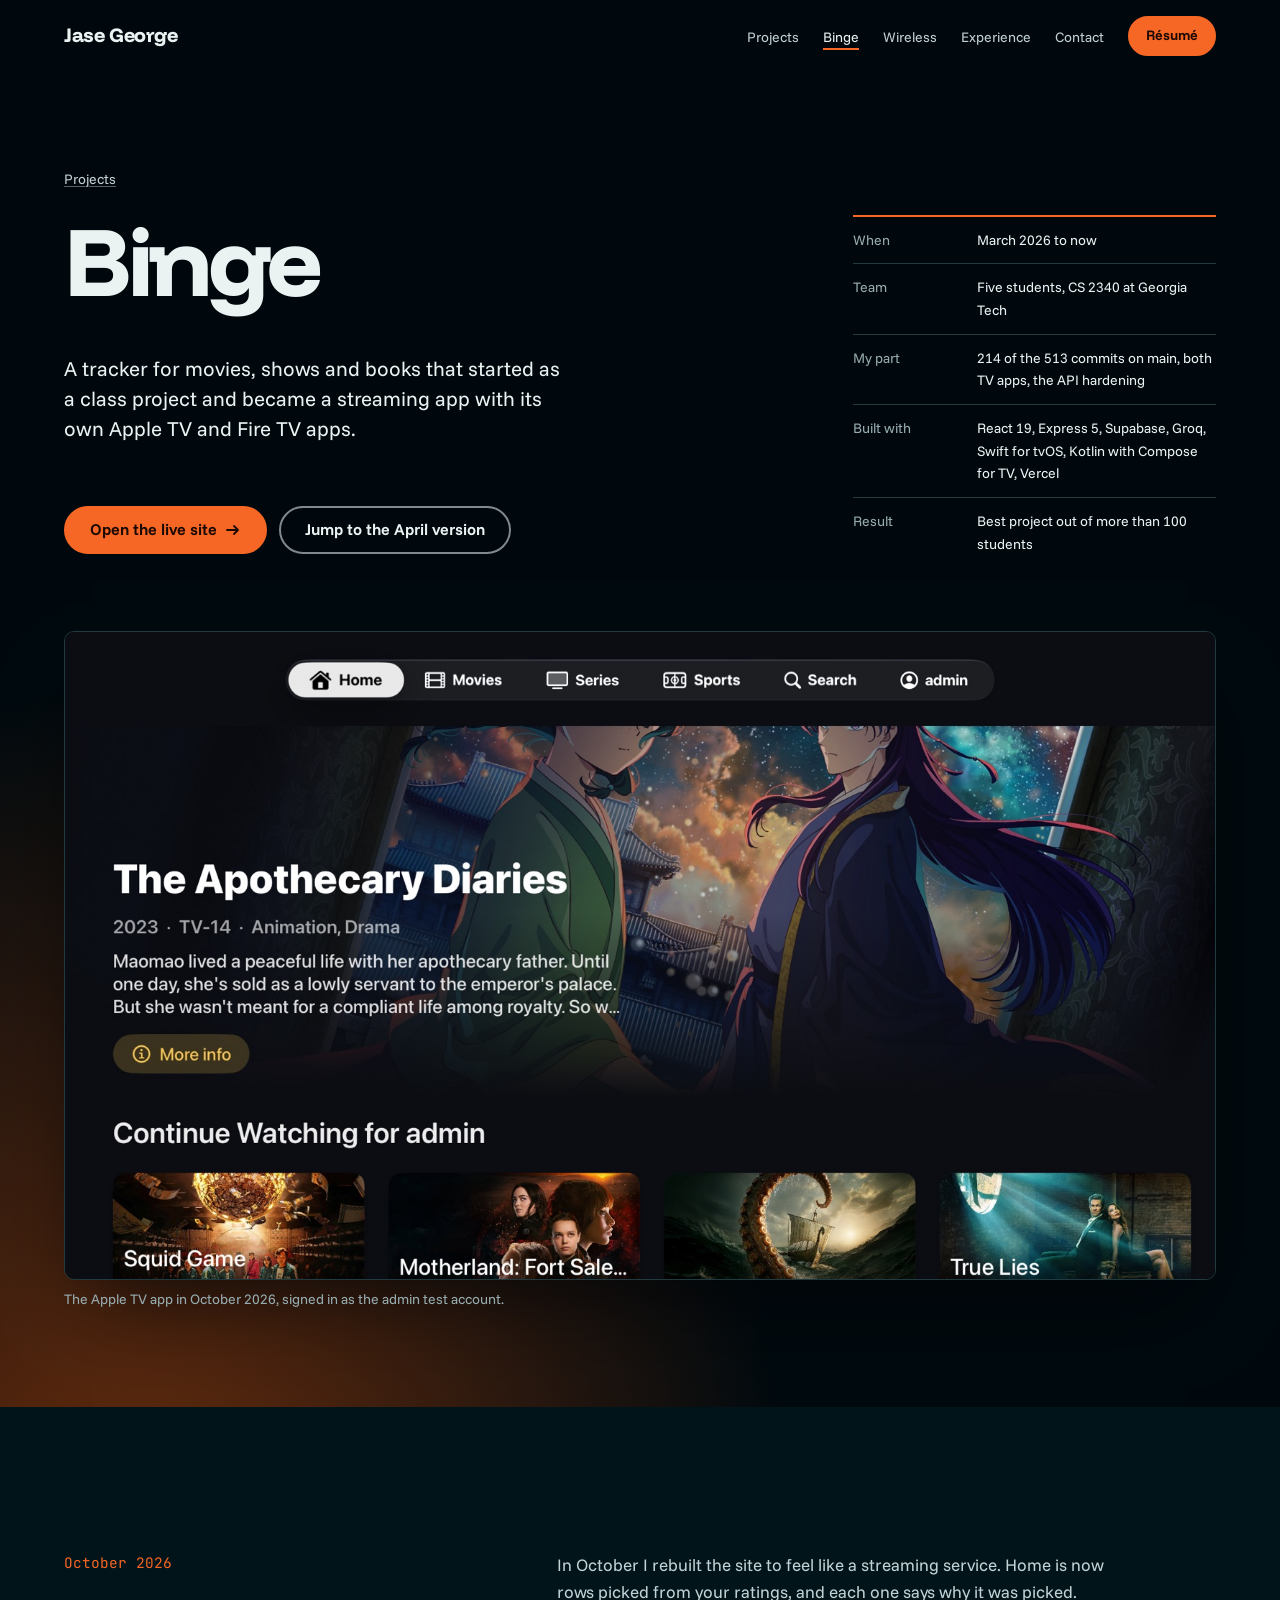
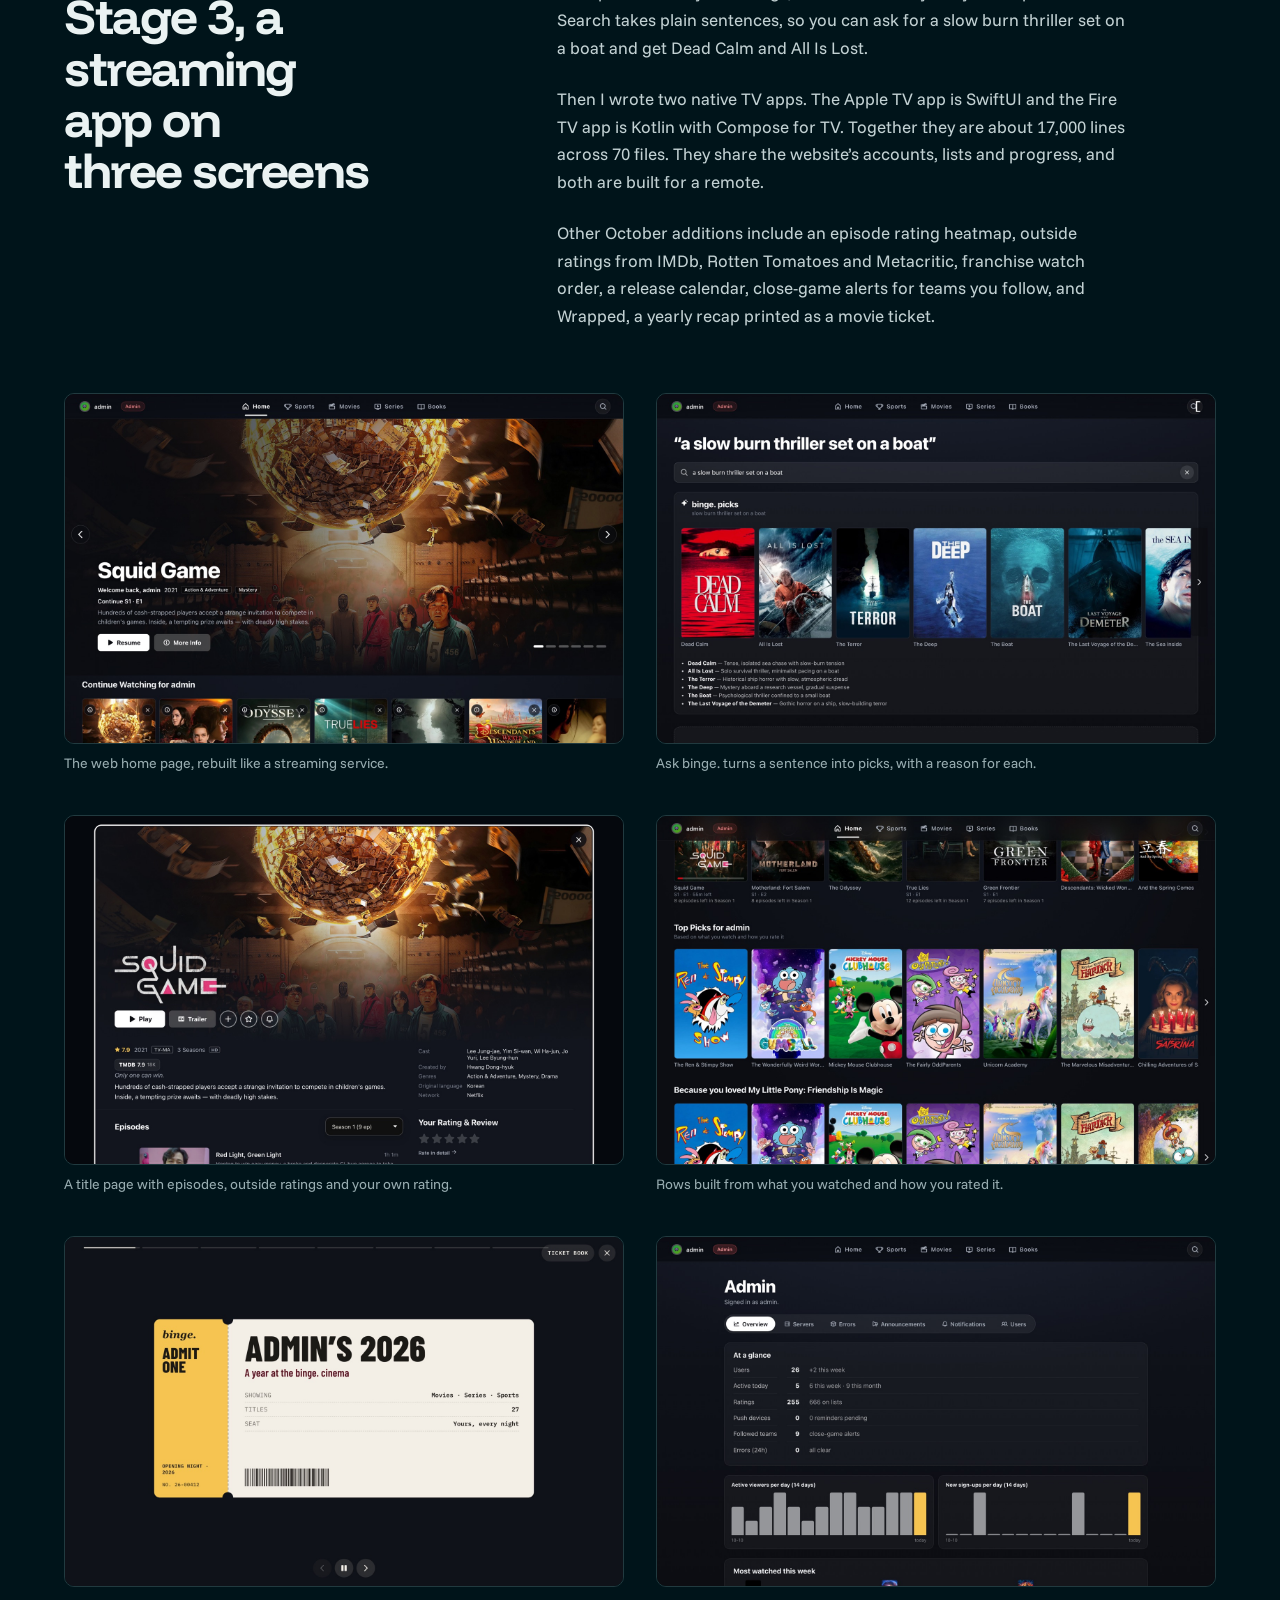
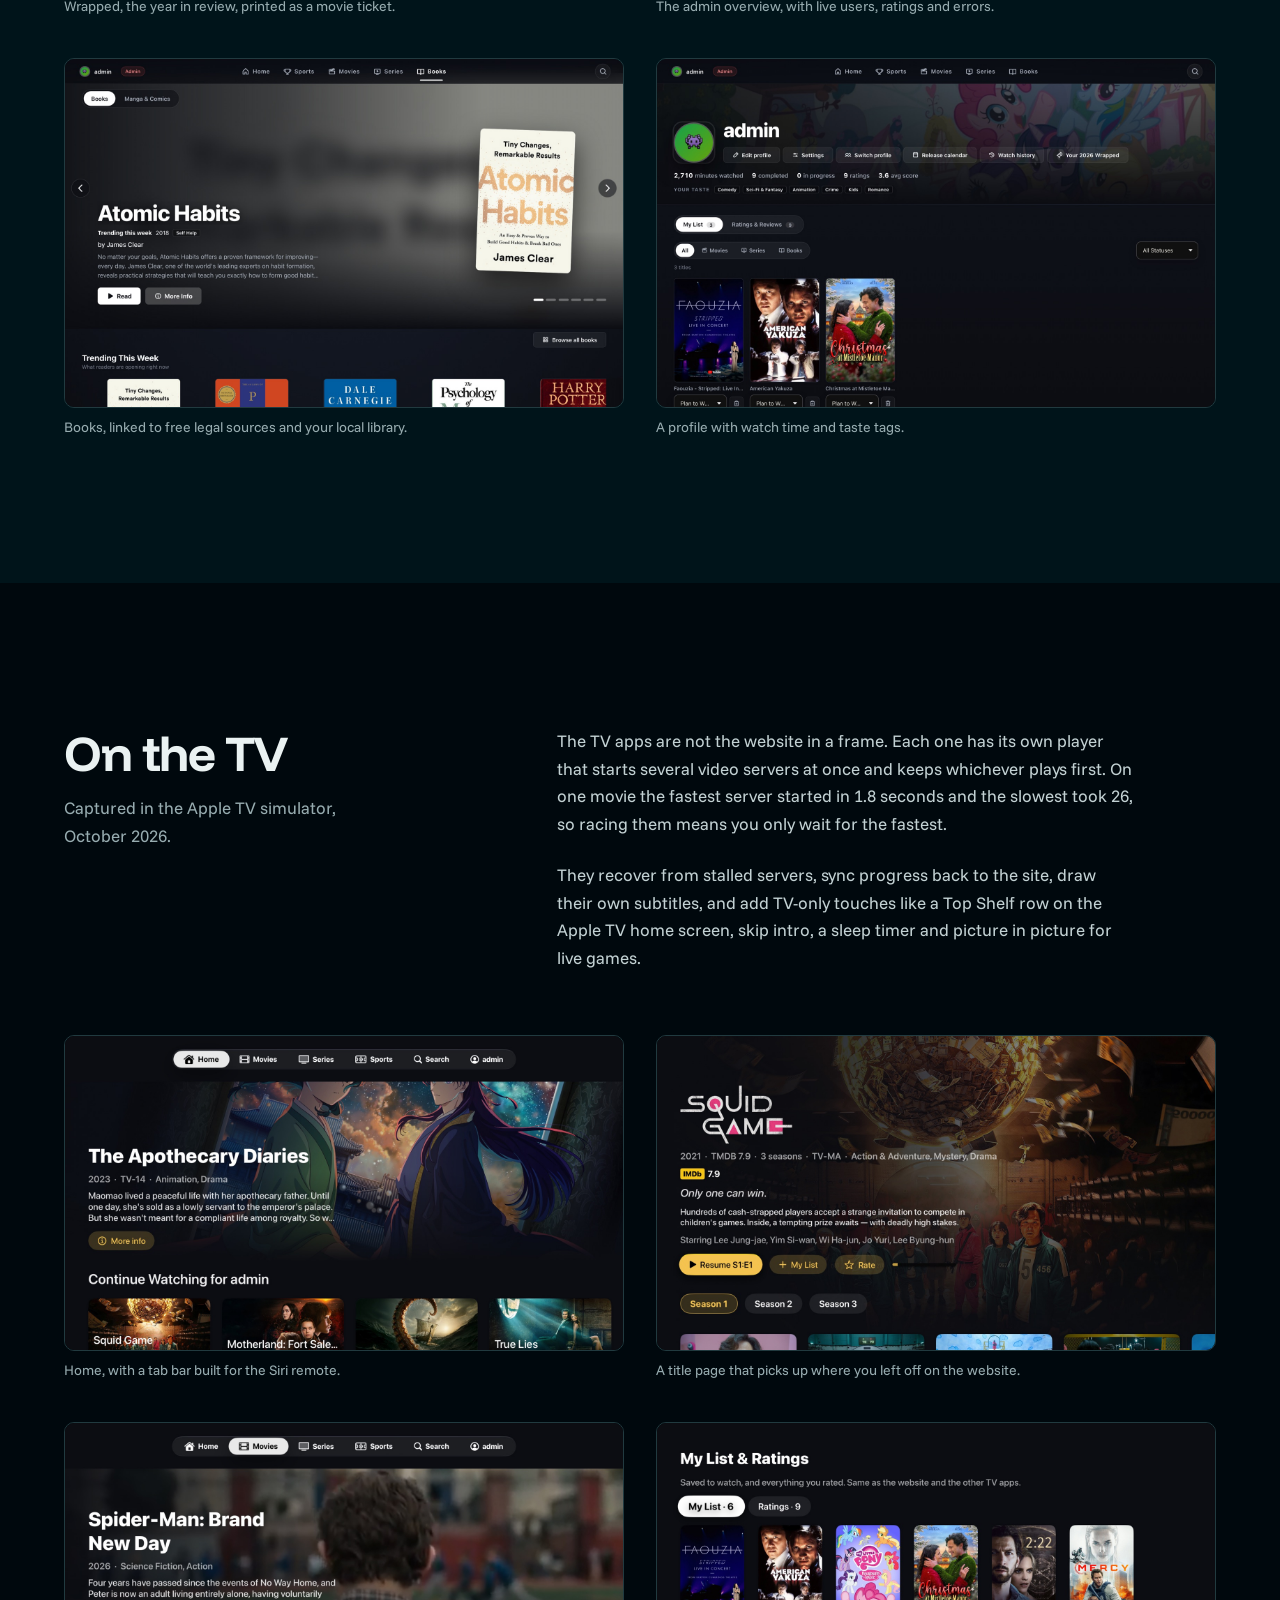
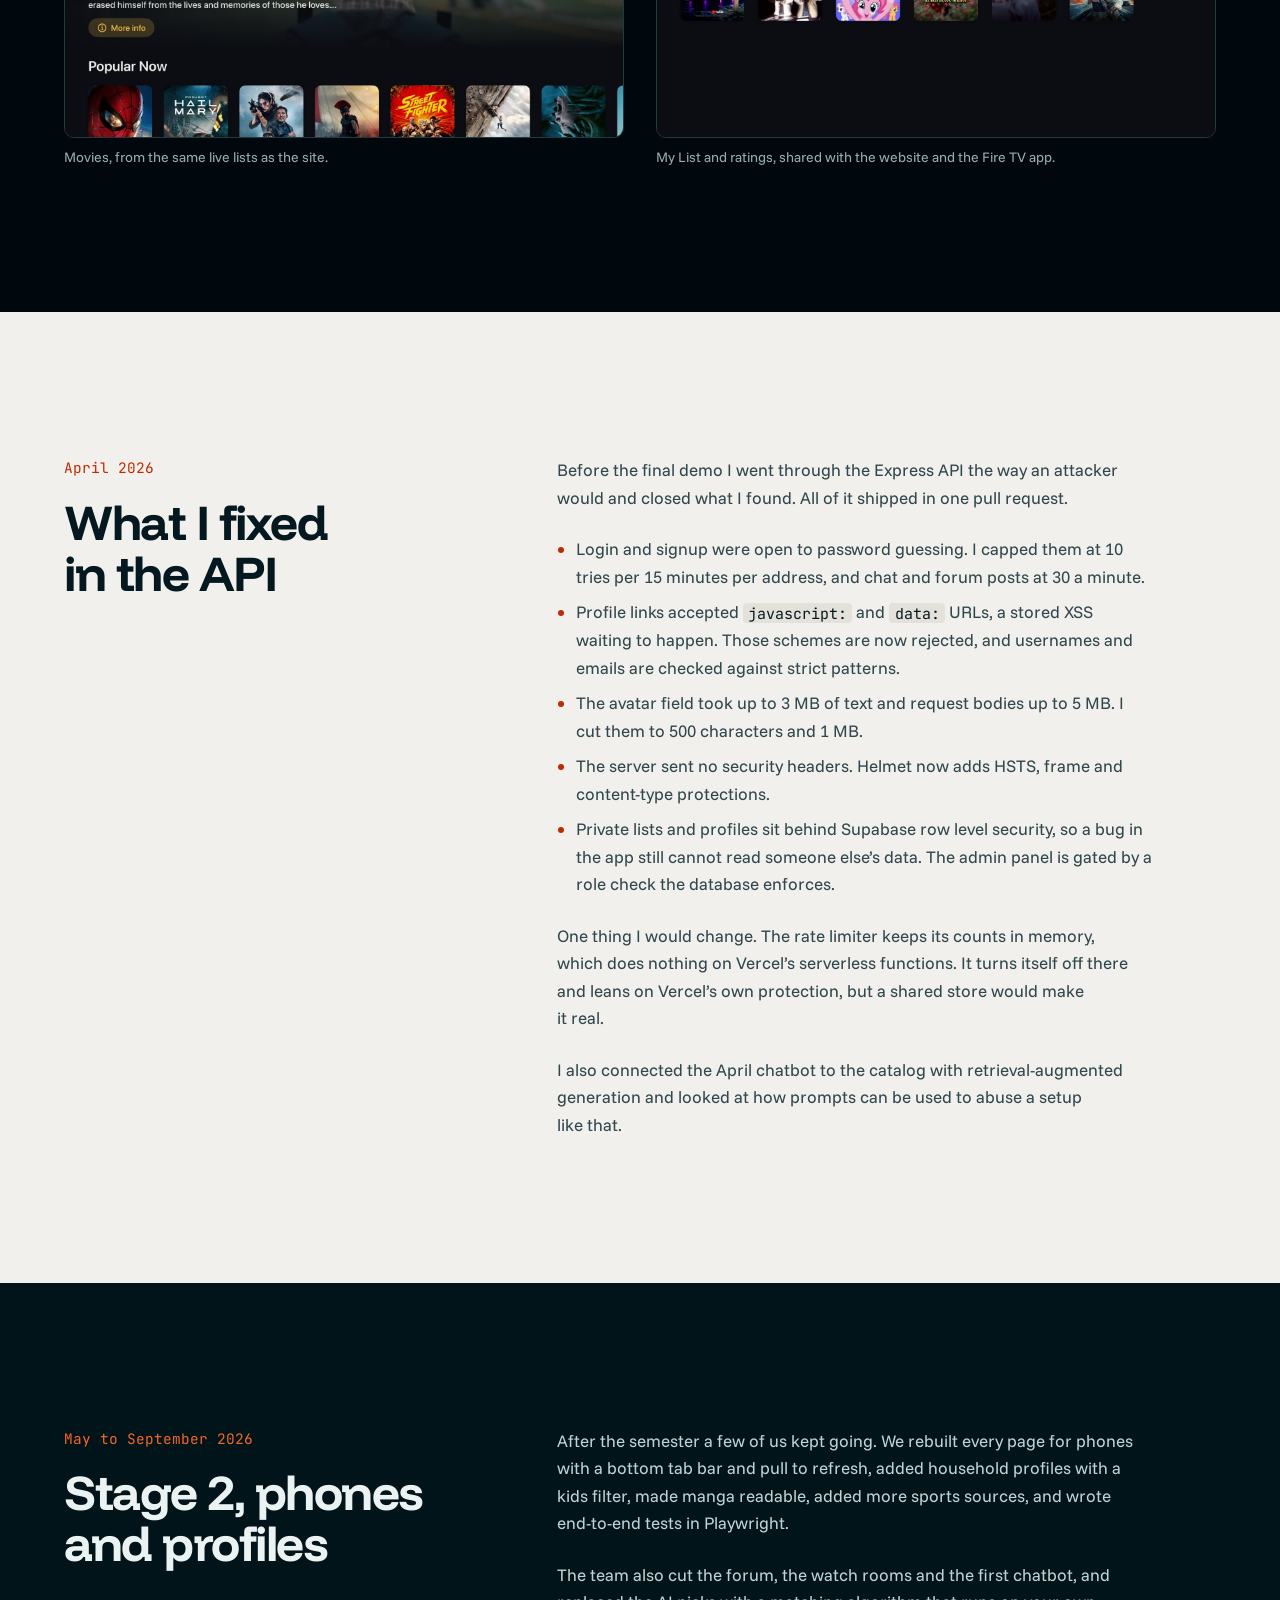
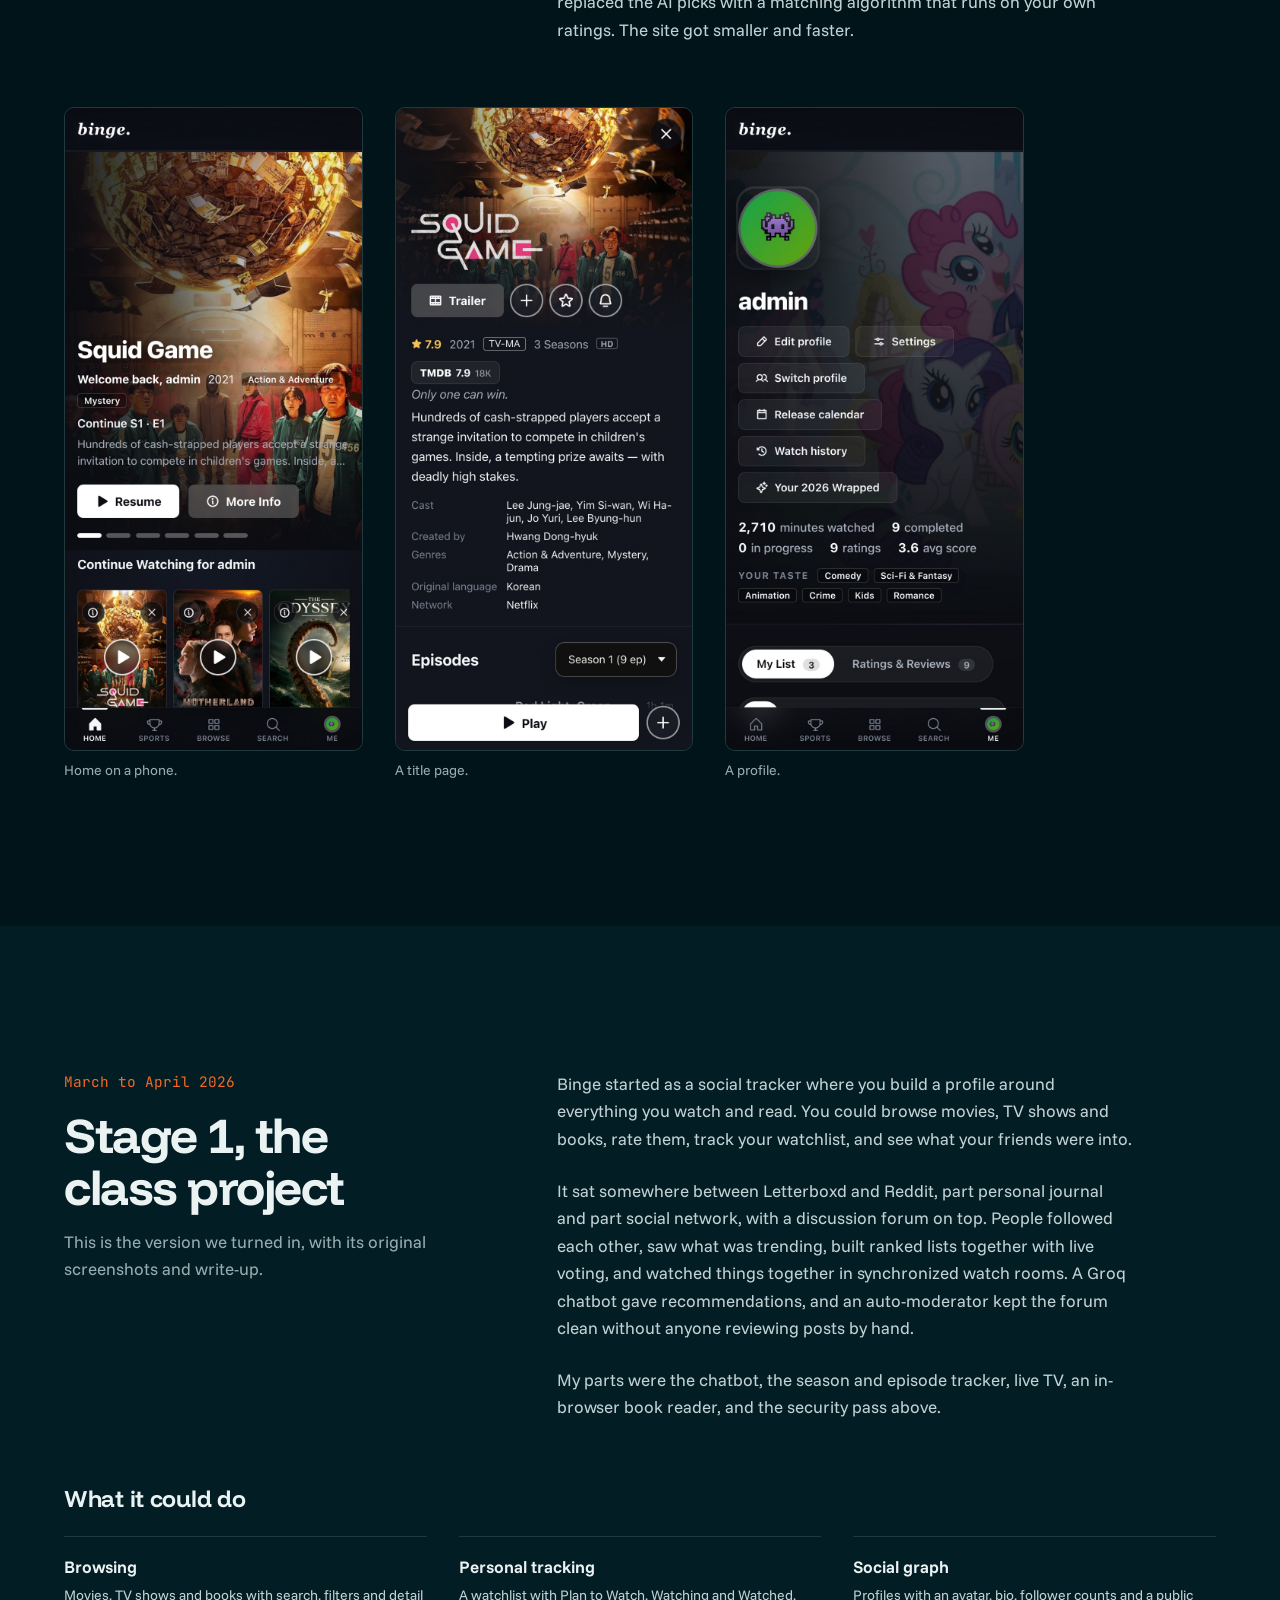
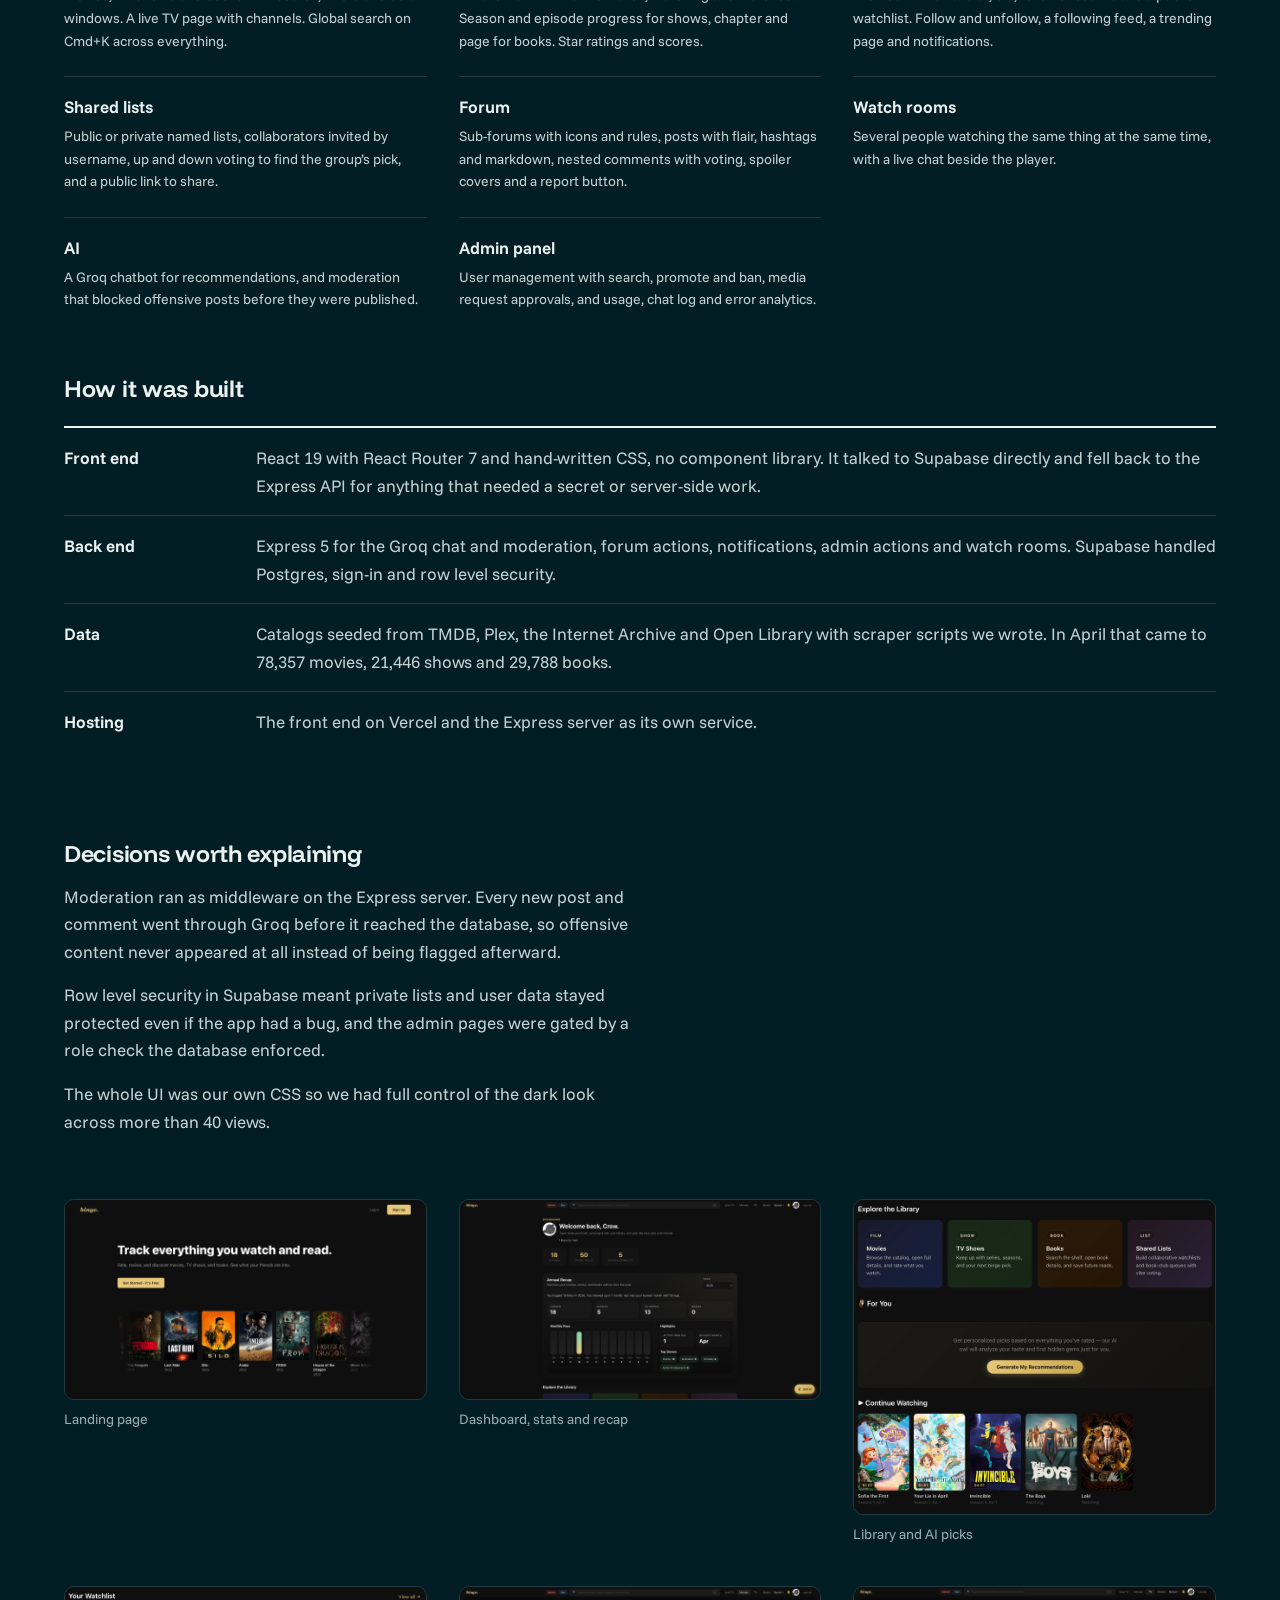
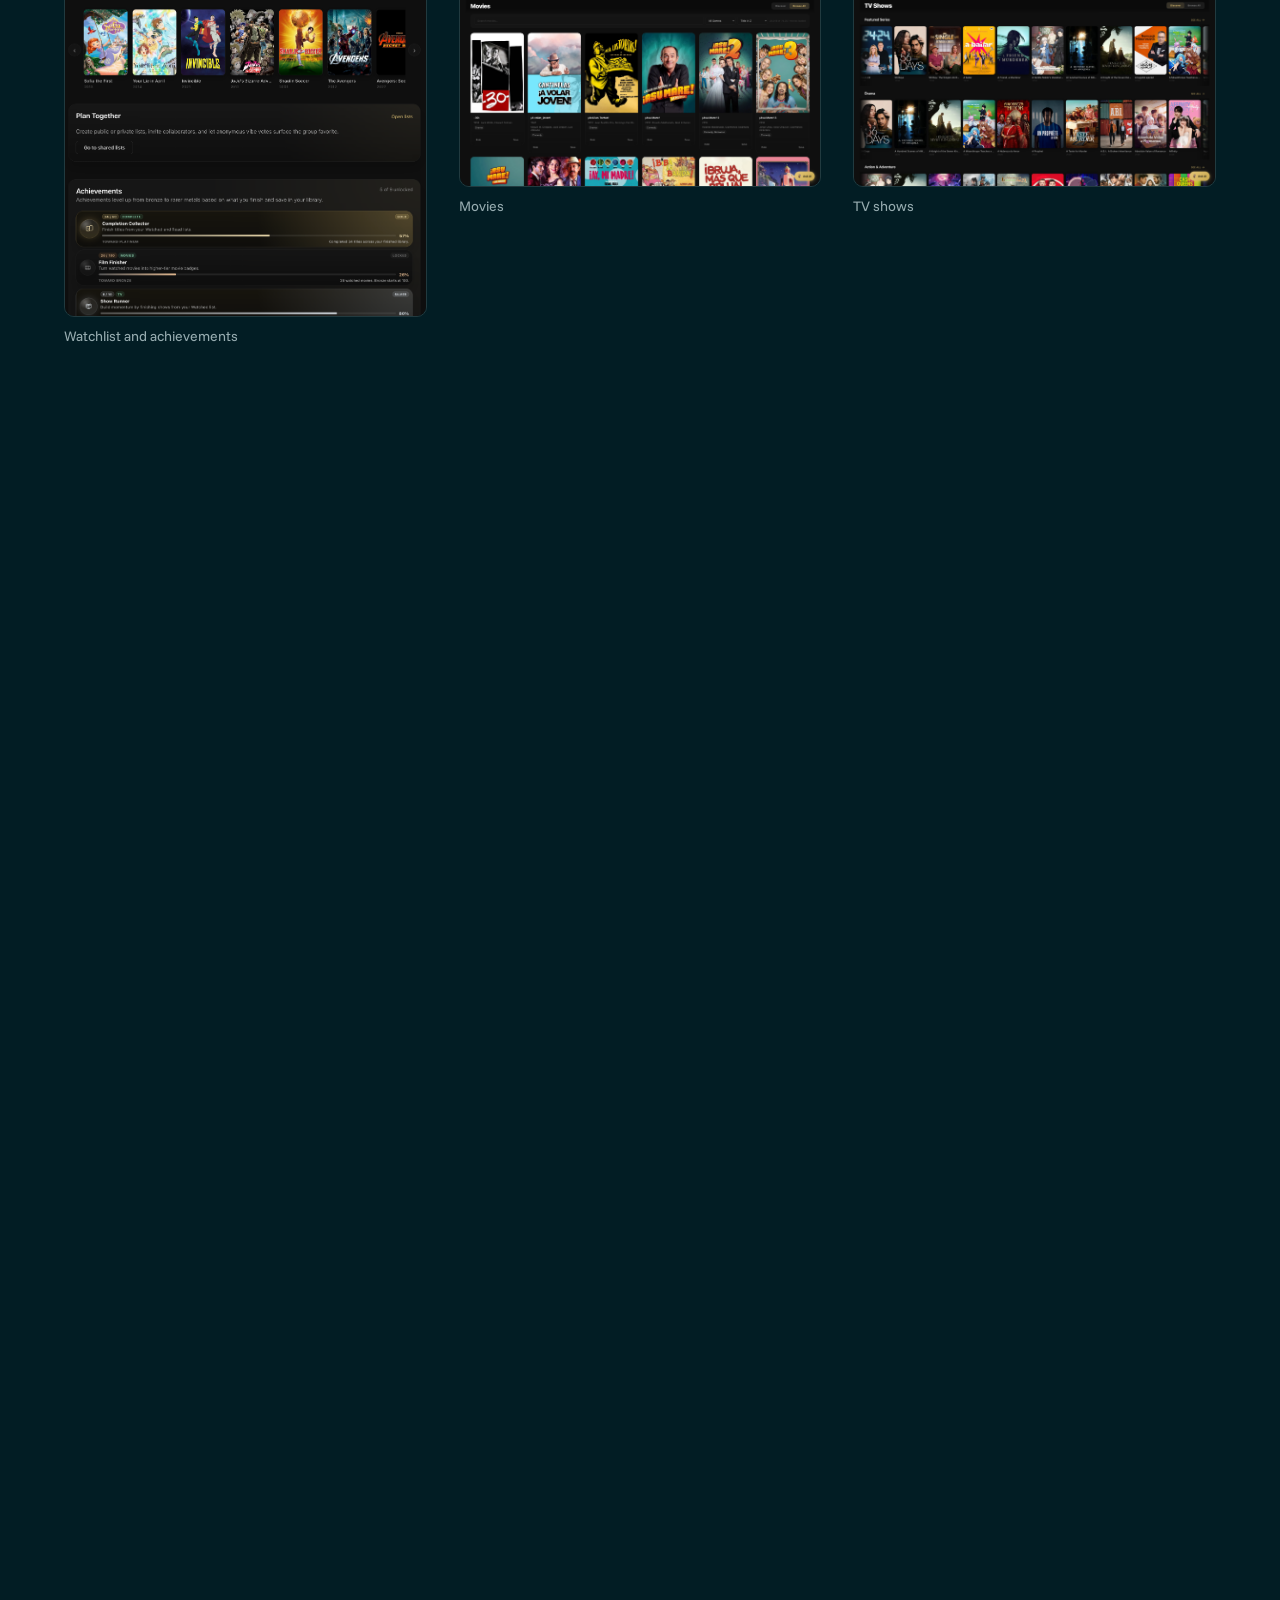
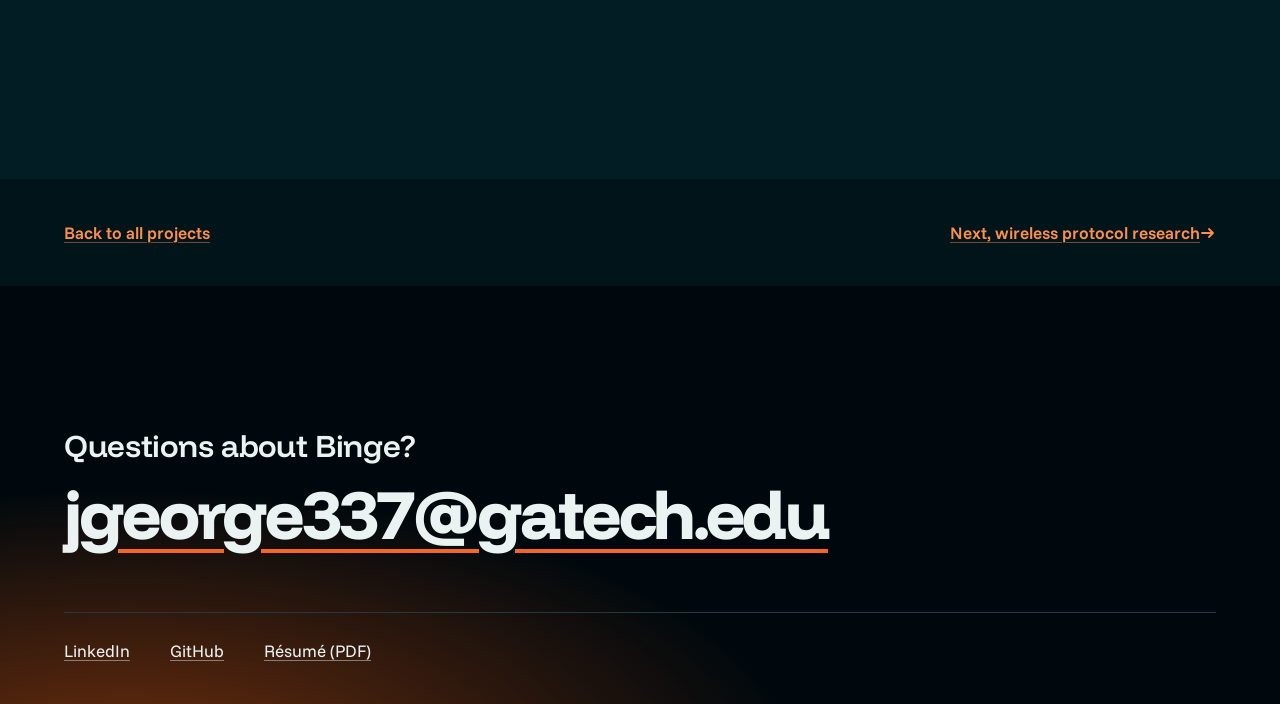
<file: projects/binge.html>
<!DOCTYPE html>
<html lang="en">
<head>
  <meta charset="UTF-8" />
  <meta name="viewport" content="width=device-width, initial-scale=1.0" />
  <title>Binge, a case study by Jase George</title>
  <meta name="description" content="How Binge grew from a CS 2340 class project into a streaming tracker with native Apple TV and Fire TV apps, told in three stages with screenshots." />
  <script>document.documentElement.classList.add('js')</script>
  <link rel="preconnect" href="https://fonts.googleapis.com" />
  <link rel="preconnect" href="https://fonts.gstatic.com" crossorigin />
  <link href="https://fonts.googleapis.com/css2?family=Funnel+Display:wght@500;600;700;800&family=Funnel+Sans:wght@400;500;600;700&family=JetBrains+Mono:wght@400;500&display=swap" rel="stylesheet" />
  <link rel="stylesheet" href="../assets/site.css" />
  <script src="../assets/site.js" defer></script>
</head>
<body>

  <nav class="nav" aria-label="Site">
    <div class="container">
      <a class="wordmark" href="../index.html">Jase George</a>
      <ul>
        <li><a href="../index.html#work">Projects</a></li>
        <li><a href="binge.html" aria-current="page">Binge</a></li>
        <li><a href="wireless.html">Wireless</a></li>
        <li><a href="../index.html#experience">Experience</a></li>
        <li><a href="../index.html#contact">Contact</a></li>
        <li class="keep"><a class="btn is-small" href="../Jase_George_Resume.pdf">Résumé</a></li>
      </ul>
    </div>
  </nav>

  <header class="page-hero">
    <div class="container page-head">
      <p class="crumb"><a href="../index.html#work">Projects</a></p>
      <h1>Binge</h1>
      <p class="lede">A tracker for movies, shows and books that started as a class project and became a streaming app with its own Apple TV and Fire TV apps.</p>
      <div class="actions">
        <a class="btn" href="https://binge-26.vercel.app">Open the live site<svg class="arrow" aria-hidden="true" viewBox="0 0 16 16" width="16" height="16"><path d="M2 8h11M9 4l4 4-4 4" fill="none" stroke="currentColor" stroke-width="1.8" stroke-linecap="round" stroke-linejoin="round"/></svg></a>
        <a class="btn is-ghost" href="#stage-1">Jump to the April version</a>
      </div>
      <dl class="facts">
        <div><dt>When</dt><dd>March 2026 to now</dd></div>
        <div><dt>Team</dt><dd>Five students, CS 2340 at Georgia Tech</dd></div>
        <div><dt>My part</dt><dd>214 of the 513 commits on main, both TV apps, the API hardening</dd></div>
        <div><dt>Built with</dt><dd>React 19, Express 5, Supabase, Groq, Swift for tvOS, Kotlin with Compose for TV, Vercel</dd></div>
        <div><dt>Result</dt><dd>Best project out of more than 100 students</dd></div>
      </dl>
    </div>
    <div class="container lead-wrap">
      <figure class="shot is-lead reveal">
        <img src="../images/binge/oct-2026/tv-home.jpg" width="1600" height="900" alt="The Binge Apple TV home screen with a tab bar, a banner for The Apothecary Diaries and a Continue Watching row" fetchpriority="high" />
        <figcaption>The Apple TV app in October 2026, signed in as the admin test account.</figcaption>
      </figure>
    </div>
  </header>

  <main>
    <section class="band" aria-labelledby="s3-h">
      <div class="container chapter">
        <div class="side reveal">
          <time>October 2026</time>
          <h2 id="s3-h">Stage 3, a streaming app on three screens</h2>
        </div>
        <div class="main prose reveal">
          <p>In October I rebuilt the site to feel like a streaming service. Home is now rows picked from your ratings, and each one says why it was picked. Search takes plain sentences, so you can ask for a slow burn thriller set on a boat and get Dead Calm and All Is Lost.</p>
          <p>Then I wrote two native TV apps. The Apple TV app is SwiftUI and the Fire TV app is Kotlin with Compose for TV. Together they are about 17,000 lines across 70 files. They share the website’s accounts, lists and progress, and both are built for a remote.</p>
          <p>Other October additions include an episode rating heatmap, outside ratings from IMDb, Rotten Tomatoes and Metacritic, franchise watch order, a release calendar, close-game alerts for teams you follow, and Wrapped, a yearly recap printed as a movie ticket.</p>
        </div>
        <ul class="gallery full">
          <li class="reveal"><figure class="shot"><img src="../images/binge/oct-2026/web-home.jpg" alt="The Binge web home page with a Squid Game banner and a Continue Watching row" loading="lazy" /><figcaption>The web home page, rebuilt like a streaming service.</figcaption></figure></li>
          <li class="reveal"><figure class="shot"><img src="../images/binge/oct-2026/web-ask.jpg" alt="Ask binge. returning seven film picks for a slow burn thriller set on a boat, each with a one-line reason" loading="lazy" /><figcaption>Ask binge. turns a sentence into picks, with a reason for each.</figcaption></figure></li>
          <li class="reveal"><figure class="shot"><img src="../images/binge/oct-2026/web-title.jpg" alt="The Squid Game title page with episodes, cast, ratings and a rating panel" loading="lazy" /><figcaption>A title page with episodes, outside ratings and your own rating.</figcaption></figure></li>
          <li class="reveal"><figure class="shot"><img src="../images/binge/oct-2026/web-rows.jpg" alt="Home rows titled Top Picks for admin and Because you loved My Little Pony" loading="lazy" /><figcaption>Rows built from what you watched and how you rated it.</figcaption></figure></li>
          <li class="reveal"><figure class="shot"><img src="../images/binge/oct-2026/web-wrapped.jpg" alt="A yearly recap styled as a movie ticket reading ADMIN’S 2026, A year at the binge. cinema" loading="lazy" /><figcaption>Wrapped, the year in review, printed as a movie ticket.</figcaption></figure></li>
          <li class="reveal"><figure class="shot"><img src="../images/binge/oct-2026/web-admin.jpg" alt="The admin overview with user, rating and error counts and two bar charts of daily activity" loading="lazy" /><figcaption>The admin overview, with live users, ratings and errors.</figcaption></figure></li>
          <li class="reveal"><figure class="shot"><img src="../images/binge/oct-2026/web-books.jpg" alt="The Books page with Atomic Habits in the banner and a Trending This Week row" loading="lazy" /><figcaption>Books, linked to free legal sources and your local library.</figcaption></figure></li>
          <li class="reveal"><figure class="shot"><img src="../images/binge/oct-2026/web-profile.jpg" alt="A profile page with minutes watched, ratings and taste tags" loading="lazy" /><figcaption>A profile with watch time and taste tags.</figcaption></figure></li>
        </ul>
      </div>
    </section>

    <section class="band is-deep" id="tv" aria-labelledby="tv-h">
      <div class="container chapter">
        <div class="side reveal">
          <h2 id="tv-h">On the TV</h2>
          <p class="quiet">Captured in the Apple TV simulator, October 2026.</p>
        </div>
        <div class="main prose reveal">
          <p>The TV apps are not the website in a frame. Each one has its own player that starts several video servers at once and keeps whichever plays first. On one movie the fastest server started in 1.8 seconds and the slowest took 26, so racing them means you only wait for the fastest.</p>
          <p>They recover from stalled servers, sync progress back to the site, draw their own subtitles, and add TV-only touches like a Top Shelf row on the Apple TV home screen, skip intro, a sleep timer and picture in picture for live games.</p>
        </div>
        <ul class="gallery full">
          <li class="reveal"><figure class="shot"><img src="../images/binge/oct-2026/tv-home.jpg" width="1600" height="900" alt="The Apple TV home screen" loading="lazy" /><figcaption>Home, with a tab bar built for the Siri remote.</figcaption></figure></li>
          <li class="reveal"><figure class="shot"><img src="../images/binge/oct-2026/tv-title.jpg" width="1600" height="900" alt="The Squid Game title page on Apple TV with Resume S1:E1, My List and Rate buttons and season tabs" loading="lazy" /><figcaption>A title page that picks up where you left off on the website.</figcaption></figure></li>
          <li class="reveal"><figure class="shot"><img src="../images/binge/oct-2026/tv-movies.jpg" width="1600" height="900" alt="The Movies tab on Apple TV with a Spider-Man banner and a Popular Now row" loading="lazy" /><figcaption>Movies, from the same live lists as the site.</figcaption></figure></li>
          <li class="reveal"><figure class="shot"><img src="../images/binge/oct-2026/tv-library.jpg" width="1600" height="900" alt="My List and Ratings on Apple TV with six saved titles" loading="lazy" /><figcaption>My List and ratings, shared with the website and the Fire TV app.</figcaption></figure></li>
        </ul>
      </div>
    </section>

    <section class="band is-bone" id="security" aria-labelledby="sec-h">
      <div class="container chapter">
        <div class="side reveal">
          <time>April 2026</time>
          <h2 id="sec-h">What I fixed in the API</h2>
        </div>
        <div class="main prose reveal">
          <p>Before the final demo I went through the Express API the way an attacker would and closed what I found. All of it shipped in one pull request.</p>
          <ul>
            <li>Login and signup were open to password guessing. I capped them at 10 tries per 15 minutes per address, and chat and forum posts at 30 a minute.</li>
            <li>Profile links accepted <code>javascript:</code> and <code>data:</code> URLs, a stored XSS waiting to happen. Those schemes are now rejected, and usernames and emails are checked against strict patterns.</li>
            <li>The avatar field took up to 3 MB of text and request bodies up to 5 MB. I cut them to 500 characters and 1 MB.</li>
            <li>The server sent no security headers. Helmet now adds HSTS, frame and content-type protections.</li>
            <li>Private lists and profiles sit behind Supabase row level security, so a bug in the app still cannot read someone else’s data. The admin panel is gated by a role check the database enforces.</li>
          </ul>
          <p>One thing I would change. The rate limiter keeps its counts in memory, which does nothing on Vercel’s serverless functions. It turns itself off there and leans on Vercel’s own protection, but a shared store would make it real.</p>
          <p>I also connected the April chatbot to the catalog with retrieval-augmented generation and looked at how prompts can be used to abuse a setup like that.</p>
        </div>
      </div>
    </section>

    <section class="band" aria-labelledby="s2-h">
      <div class="container chapter">
        <div class="side reveal">
          <time>May to September 2026</time>
          <h2 id="s2-h">Stage 2, phones and profiles</h2>
        </div>
        <div class="main prose reveal">
          <p>After the semester a few of us kept going. We rebuilt every page for phones with a bottom tab bar and pull to refresh, added household profiles with a kids filter, made manga readable, added more sports sources, and wrote end-to-end tests in Playwright.</p>
          <p>The team also cut the forum, the watch rooms and the first chatbot, and replaced the AI picks with a matching algorithm that runs on your own ratings. The site got smaller and faster.</p>
        </div>
        <ul class="gallery is-phones full">
          <li class="reveal"><figure class="shot"><img src="../images/binge/oct-2026/phone-home.jpg" alt="Binge home screen on a phone with a bottom tab bar" loading="lazy" /><figcaption>Home on a phone.</figcaption></figure></li>
          <li class="reveal"><figure class="shot"><img src="../images/binge/oct-2026/phone-title.jpg" alt="A show’s page on a phone with a Play button pinned to the bottom" loading="lazy" /><figcaption>A title page.</figcaption></figure></li>
          <li class="reveal"><figure class="shot"><img src="../images/binge/oct-2026/phone-profile.jpg" alt="A profile on a phone with minutes watched and taste tags" loading="lazy" /><figcaption>A profile.</figcaption></figure></li>
        </ul>
      </div>
    </section>

    <section class="band is-raised" id="stage-1" aria-labelledby="s1-h">
      <div class="container chapter">
        <div class="side reveal">
          <time>March to April 2026</time>
          <h2 id="s1-h">Stage 1, the class project</h2>
          <p class="quiet">This is the version we turned in, with its original screenshots and write-up.</p>
        </div>
        <div class="main prose reveal">
          <p>Binge started as a social tracker where you build a profile around everything you watch and read. You could browse movies, TV shows and books, rate them, track your watchlist, and see what your friends were into.</p>
          <p>It sat somewhere between Letterboxd and Reddit, part personal journal and part social network, with a discussion forum on top. People followed each other, saw what was trending, built ranked lists together with live voting, and watched things together in synchronized watch rooms. A Groq chatbot gave recommendations, and an auto-moderator kept the forum clean without anyone reviewing posts by hand.</p>
          <p>My parts were the chatbot, the season and episode tracker, live TV, an in-browser book reader, and the security pass above.</p>
        </div>
        <div class="full reveal">
          <h3>What it could do</h3>
          <ul class="features">
            <li><strong>Browsing</strong><span>Movies, TV shows and books with search, filters and detail windows. A live TV page with channels. Global search on Cmd+K across everything.</span></li>
            <li><strong>Personal tracking</strong><span>A watchlist with Plan to Watch, Watching and Watched. Season and episode progress for shows, chapter and page for books. Star ratings and scores.</span></li>
            <li><strong>Social graph</strong><span>Profiles with an avatar, bio, follower counts and a public watchlist. Follow and unfollow, a following feed, a trending page and notifications.</span></li>
            <li><strong>Shared lists</strong><span>Public or private named lists, collaborators invited by username, up and down voting to find the group’s pick, and a public link to share.</span></li>
            <li><strong>Forum</strong><span>Sub-forums with icons and rules, posts with flair, hashtags and markdown, nested comments with voting, spoiler covers and a report button.</span></li>
            <li><strong>Watch rooms</strong><span>Several people watching the same thing at the same time, with a live chat beside the player.</span></li>
            <li><strong>AI</strong><span>A Groq chatbot for recommendations, and moderation that blocked offensive posts before they were published.</span></li>
            <li><strong>Admin panel</strong><span>User management with search, promote and ban, media request approvals, and usage, chat log and error analytics.</span></li>
          </ul>
        </div>
        <div class="full reveal">
          <h3>How it was built</h3>
          <dl class="dl">
            <div><dt>Front end</dt><dd>React 19 with React Router 7 and hand-written CSS, no component library. It talked to Supabase directly and fell back to the Express API for anything that needed a secret or server-side work.</dd></div>
            <div><dt>Back end</dt><dd>Express 5 for the Groq chat and moderation, forum actions, notifications, admin actions and watch rooms. Supabase handled Postgres, sign-in and row level security.</dd></div>
            <div><dt>Data</dt><dd>Catalogs seeded from TMDB, Plex, the Internet Archive and Open Library with scraper scripts we wrote. In April that came to 78,357 movies, 21,446 shows and 29,788 books.</dd></div>
            <div><dt>Hosting</dt><dd>The front end on Vercel and the Express server as its own service.</dd></div>
          </dl>
        </div>
        <div class="full prose reveal">
          <h3>Decisions worth explaining</h3>
          <p>Moderation ran as middleware on the Express server. Every new post and comment went through Groq before it reached the database, so offensive content never appeared at all instead of being flagged afterward.</p>
          <p>Row level security in Supabase meant private lists and user data stayed protected even if the app had a bug, and the admin pages were gated by a role check the database enforced.</p>
          <p>The whole UI was our own CSS so we had full control of the dark look across more than 40 views.</p>
        </div>
        <ul class="gallery is-three full">
          <li class="reveal"><figure class="shot"><img src="../images/binge/apr-2026/landing-page.png" alt="The April landing page" loading="lazy" /><figcaption>Landing page</figcaption></figure></li>
          <li class="reveal"><figure class="shot"><img src="../images/binge/apr-2026/dashboard-stats-and-annual-recap.png" alt="Dashboard with stats and a yearly recap" loading="lazy" /><figcaption>Dashboard, stats and recap</figcaption></figure></li>
          <li class="reveal"><figure class="shot"><img src="../images/binge/apr-2026/dashboard-explore-library-and-ai-recomme.png" alt="Dashboard with the library and AI picks" loading="lazy" /><figcaption>Library and AI picks</figcaption></figure></li>
          <li class="reveal"><figure class="shot"><img src="../images/binge/apr-2026/dashboard-watchlist-and-achievements.png" alt="Dashboard with the watchlist and achievements" loading="lazy" /><figcaption>Watchlist and achievements</figcaption></figure></li>
          <li class="reveal"><figure class="shot"><img src="../images/binge/apr-2026/movies-browser.png" alt="Movies browser" loading="lazy" /><figcaption>Movies</figcaption></figure></li>
          <li class="reveal"><figure class="shot"><img src="../images/binge/apr-2026/tv-shows-browser.png" alt="TV shows browser" loading="lazy" /><figcaption>TV shows</figcaption></figure></li>
          <li class="reveal"><figure class="shot"><img src="../images/binge/apr-2026/books-browser.png" alt="Books browser" loading="lazy" /><figcaption>Books</figcaption></figure></li>
          <li class="reveal"><figure class="shot"><img src="../images/binge/apr-2026/live-tv-with-pluto-embed.png" alt="Live TV page with a channel guide" loading="lazy" /><figcaption>Live TV</figcaption></figure></li>
          <li class="reveal"><figure class="shot"><img src="../images/binge/apr-2026/tv-show-detail-modal-with-radar-rating.png" alt="A show’s detail window with a radar-chart rating" loading="lazy" /><figcaption>Show details and rating</figcaption></figure></li>
          <li class="reveal"><figure class="shot"><img src="../images/binge/apr-2026/episode-player-with-season-and-episode-t.png" alt="Episode player with the season and episode tracker" loading="lazy" /><figcaption>Episode tracker</figcaption></figure></li>
          <li class="reveal"><figure class="shot"><img src="../images/binge/apr-2026/user-profile-watchlist.png" alt="A user profile showing the watchlist" loading="lazy" /><figcaption>Profile, watchlist</figcaption></figure></li>
          <li class="reveal"><figure class="shot"><img src="../images/binge/apr-2026/user-profile-ratings.png" alt="A user profile showing ratings" loading="lazy" /><figcaption>Profile, ratings</figcaption></figure></li>
          <li class="reveal"><figure class="shot"><img src="../images/binge/apr-2026/following-feed.png" alt="The following feed" loading="lazy" /><figcaption>Following feed</figcaption></figure></li>
          <li class="reveal"><figure class="shot"><img src="../images/binge/apr-2026/forum-community-sub-forum.png" alt="A forum community page" loading="lazy" /><figcaption>Forum</figcaption></figure></li>
          <li class="reveal"><figure class="shot"><img src="../images/binge/apr-2026/watch-together-room-lobby.png" alt="The watch room lobby" loading="lazy" /><figcaption>Watch rooms</figcaption></figure></li>
          <li class="reveal"><figure class="shot"><img src="../images/binge/apr-2026/ai-media-assistant-chatbot.png" alt="The AI media assistant chatbot" loading="lazy" /><figcaption>The chatbot</figcaption></figure></li>
          <li class="reveal"><figure class="shot"><img src="../images/binge/apr-2026/admin-panel-control-center.png" alt="Admin control center" loading="lazy" /><figcaption>Admin control center</figcaption></figure></li>
          <li class="reveal"><figure class="shot"><img src="../images/binge/apr-2026/admin-usage-logs-and-performance-analyti.png" alt="Admin usage logs and performance charts" loading="lazy" /><figcaption>Admin analytics</figcaption></figure></li>
          <li class="reveal"><figure class="shot"><img src="../images/binge/apr-2026/developer-lab.png" alt="The developer lab page" loading="lazy" /><figcaption>Developer lab</figcaption></figure></li>
          <li class="reveal"><figure class="shot"><img src="../images/binge/apr-2026/account-creation-onboarding.png" alt="Account creation" loading="lazy" /><figcaption>Sign up</figcaption></figure></li>
          <li class="reveal"><figure class="shot"><img src="../images/binge/apr-2026/mobile-navigation-menu.png" alt="The April mobile menu" loading="lazy" /><figcaption>The April mobile menu</figcaption></figure></li>
        </ul>
      </div>
    </section>

    <div class="container pager">
      <a href="../index.html#work">Back to all projects</a>
      <a href="wireless.html">Next, wireless protocol research<svg class="arrow" aria-hidden="true" viewBox="0 0 16 16" width="16" height="16"><path d="M2 8h11M9 4l4 4-4 4" fill="none" stroke="currentColor" stroke-width="1.8" stroke-linecap="round" stroke-linejoin="round"/></svg></a>
    </div>
  </main>

  <footer class="contact">
    <div class="container">
      <h2>Questions about Binge?</h2>
      <a class="mail" href="mailto:jgeorge337@gatech.edu">jgeorge337@gatech.edu</a>
      <ul>
        <li><a href="https://www.linkedin.com/in/jaseg2026">LinkedIn</a></li>
        <li><a href="https://github.com/AzureRaven25">GitHub</a></li>
        <li><a href="../Jase_George_Resume.pdf">Résumé (PDF)</a></li>
      </ul>
    </div>
  </footer>

</body>
</html>
</file>
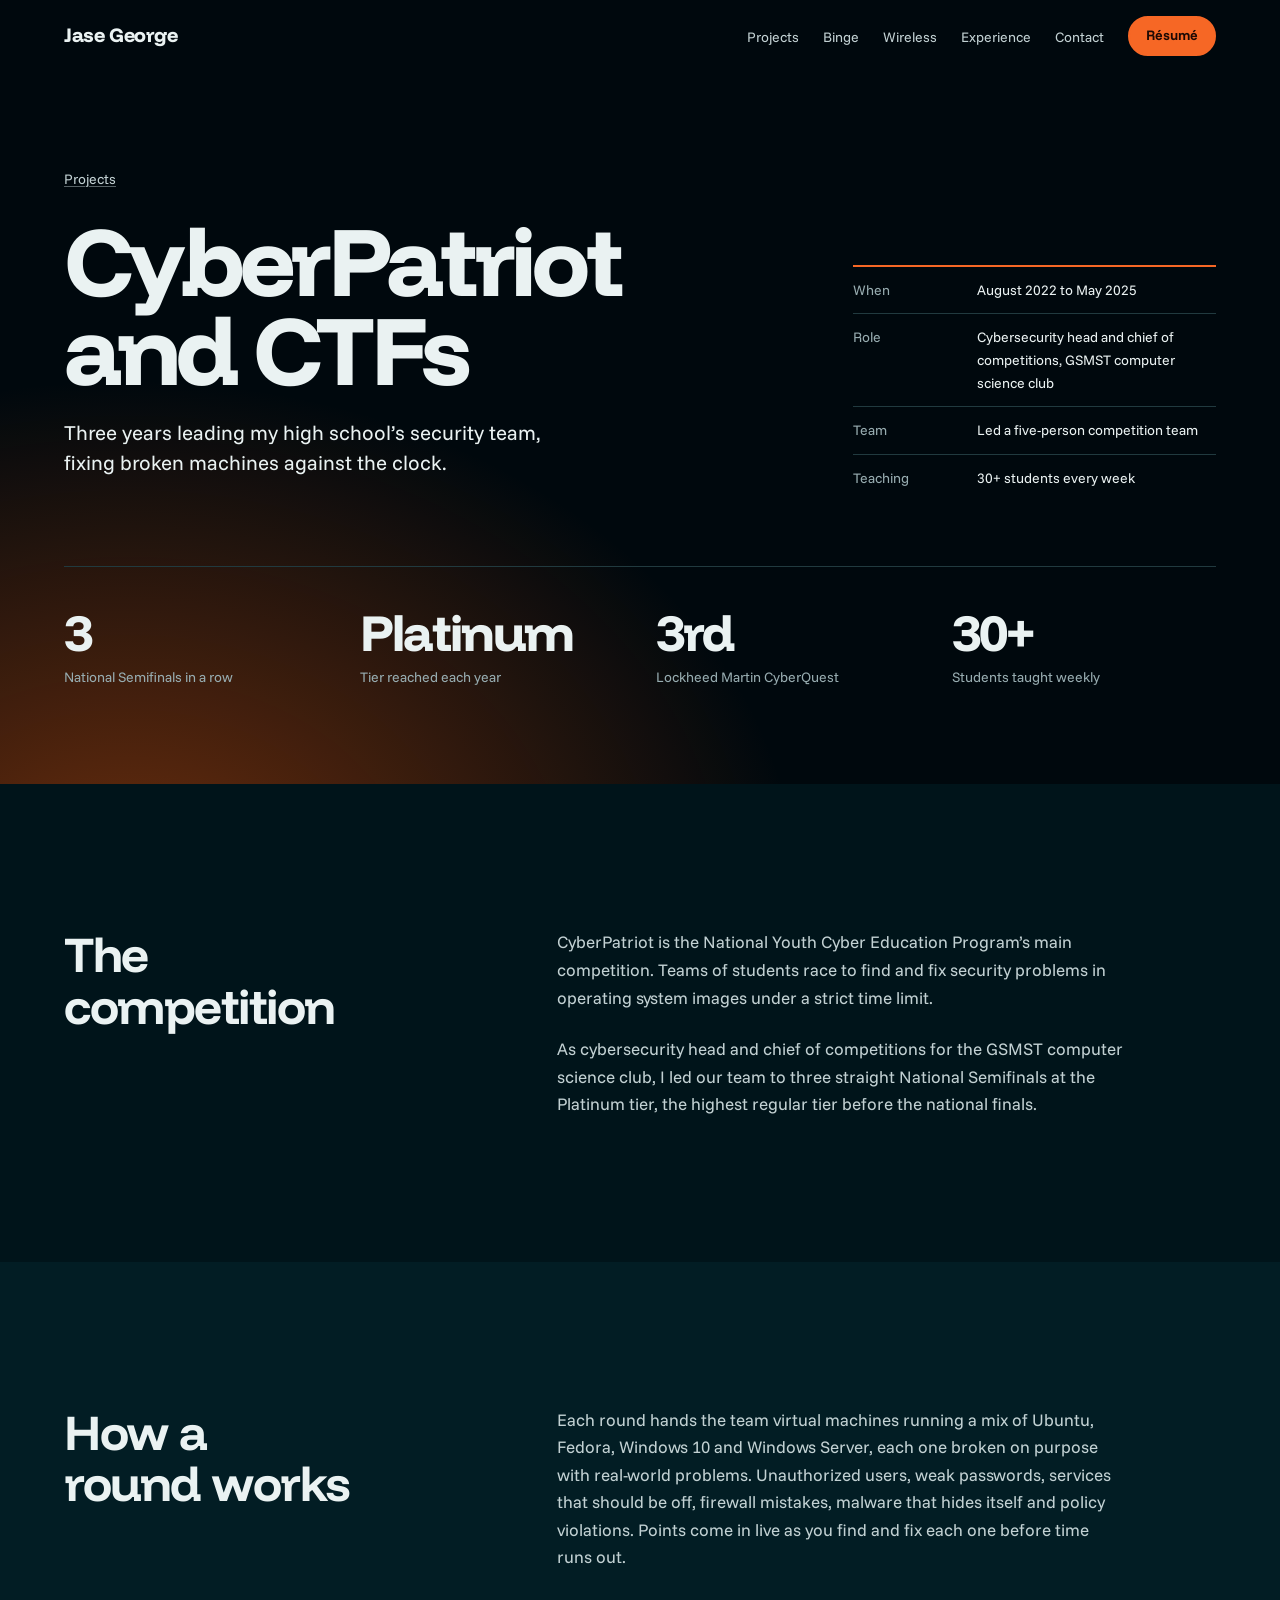
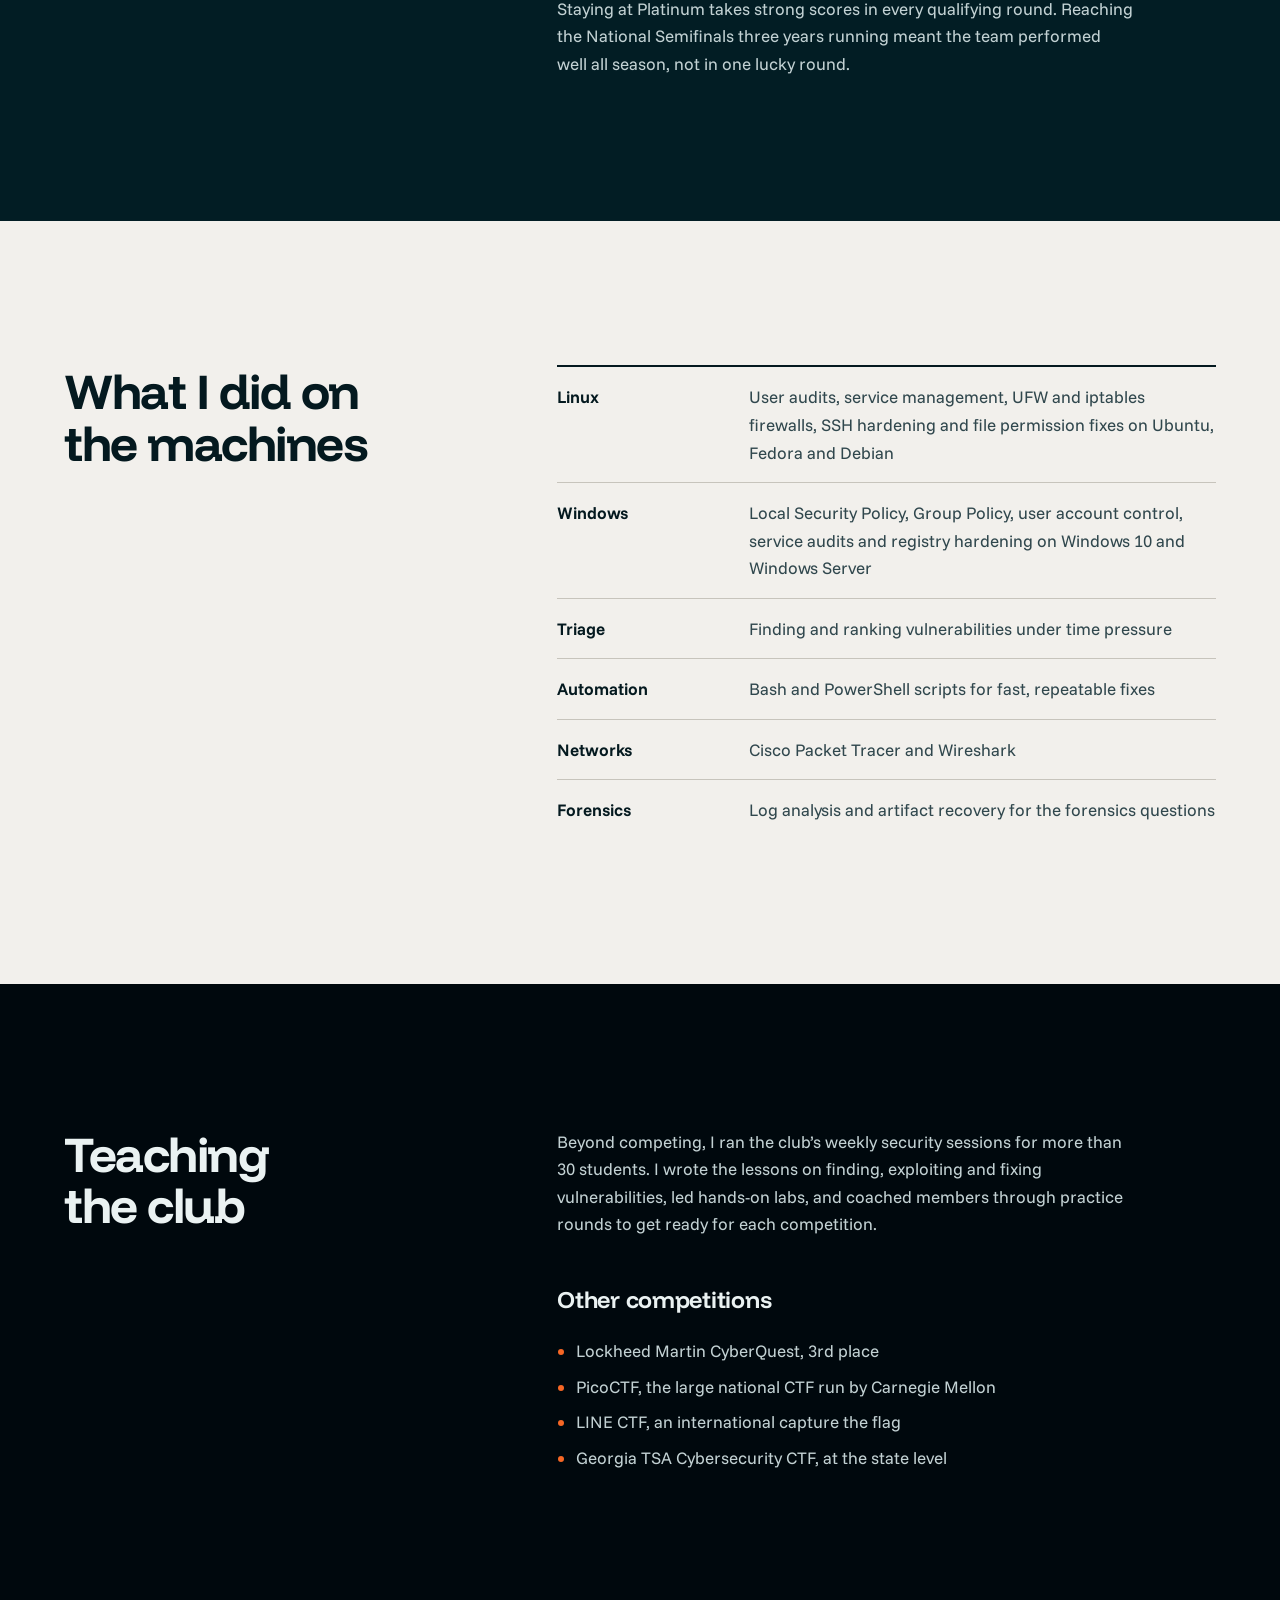
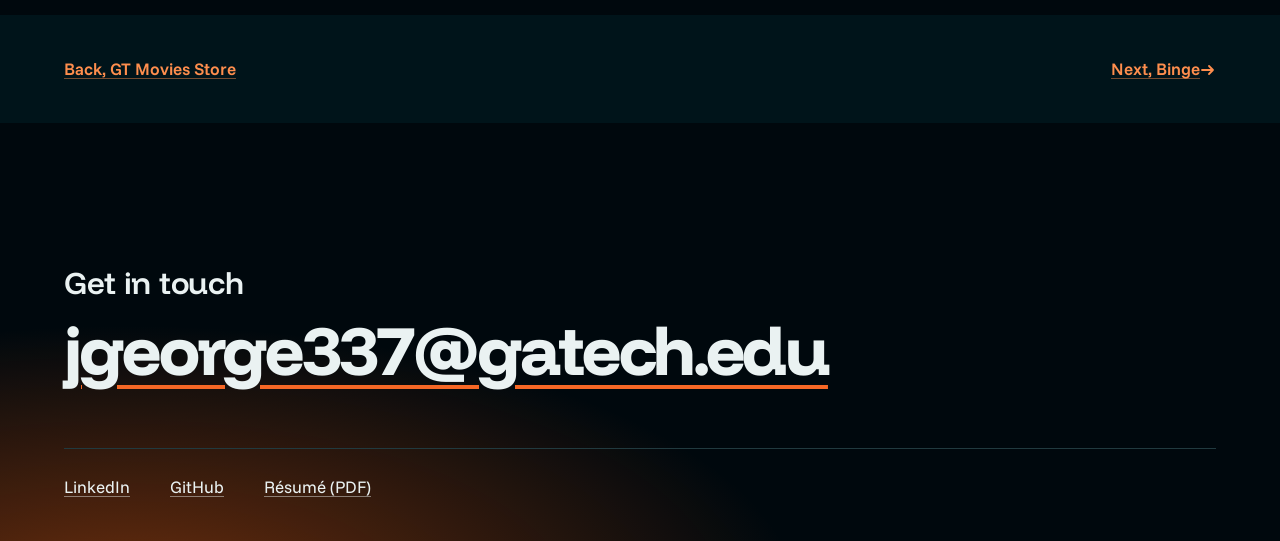
<file: projects/cyberpatriot.html>
<!DOCTYPE html>
<html lang="en">
<head>
  <meta charset="UTF-8" />
  <meta name="viewport" content="width=device-width, initial-scale=1.0" />
  <title>CyberPatriot and CTFs, Jase George</title>
  <meta name="description" content="Three straight CyberPatriot National Semifinals at the Platinum tier, 3rd place at Lockheed Martin CyberQuest, and weekly security teaching for 30+ students." />
  <script>document.documentElement.classList.add('js')</script>
  <link rel="preconnect" href="https://fonts.googleapis.com" />
  <link rel="preconnect" href="https://fonts.gstatic.com" crossorigin />
  <link href="https://fonts.googleapis.com/css2?family=Funnel+Display:wght@500;600;700;800&family=Funnel+Sans:wght@400;500;600;700&family=JetBrains+Mono:wght@400;500&display=swap" rel="stylesheet" />
  <link rel="stylesheet" href="../assets/site.css" />
  <script src="../assets/site.js" defer></script>
</head>
<body>

  <nav class="nav" aria-label="Site">
    <div class="container">
      <a class="wordmark" href="../index.html">Jase George</a>
      <ul>
        <li><a href="../index.html#work">Projects</a></li>
        <li><a href="binge.html">Binge</a></li>
        <li><a href="wireless.html">Wireless</a></li>
        <li><a href="../index.html#experience">Experience</a></li>
        <li><a href="../index.html#contact">Contact</a></li>
        <li class="keep"><a class="btn is-small" href="../Jase_George_Resume.pdf">Résumé</a></li>
      </ul>
    </div>
  </nav>

  <header class="page-hero">
    <div class="container page-head">
      <p class="crumb"><a href="../index.html#work">Projects</a></p>
      <h1>CyberPatriot and CTFs</h1>
      <p class="lede">Three years leading my high school’s security team, fixing broken machines against the clock.</p>
      <dl class="facts">
        <div><dt>When</dt><dd>August 2022 to May 2025</dd></div>
        <div><dt>Role</dt><dd>Cybersecurity head and chief of competitions, GSMST computer science club</dd></div>
        <div><dt>Team</dt><dd>Led a five-person competition team</dd></div>
        <div><dt>Teaching</dt><dd>30+ students every week</dd></div>
      </dl>
    </div>
    <div class="container lead-wrap">
      <dl class="stats reveal">
        <div><dt>National Semifinals in a row</dt><dd>3</dd></div>
        <div><dt>Tier reached each year</dt><dd>Platinum</dd></div>
        <div><dt>Lockheed Martin CyberQuest</dt><dd>3rd</dd></div>
        <div><dt>Students taught weekly</dt><dd>30+</dd></div>
      </dl>
    </div>
  </header>

  <main>
    <section class="band" aria-labelledby="what-h">
      <div class="container chapter">
        <div class="side reveal">
          <h2 id="what-h">The competition</h2>
        </div>
        <div class="main prose reveal">
          <p>CyberPatriot is the National Youth Cyber Education Program’s main competition. Teams of students race to find and fix security problems in operating system images under a strict time limit.</p>
          <p>As cybersecurity head and chief of competitions for the GSMST computer science club, I led our team to three straight National Semifinals at the Platinum tier, the highest regular tier before the national finals.</p>
        </div>
      </div>
    </section>

    <section class="band is-raised" aria-labelledby="how-h">
      <div class="container chapter">
        <div class="side reveal">
          <h2 id="how-h">How a round works</h2>
        </div>
        <div class="main prose reveal">
          <p>Each round hands the team virtual machines running a mix of Ubuntu, Fedora, Windows 10 and Windows Server, each one broken on purpose with real-world problems. Unauthorized users, weak passwords, services that should be off, firewall mistakes, malware that hides itself and policy violations. Points come in live as you find and fix each one before time runs out.</p>
          <p>Staying at Platinum takes strong scores in every qualifying round. Reaching the National Semifinals three years running meant the team performed well all season, not in one lucky round.</p>
        </div>
      </div>
    </section>

    <section class="band is-bone" aria-labelledby="did-h">
      <div class="container chapter">
        <div class="side reveal">
          <h2 id="did-h">What I did on the machines</h2>
        </div>
        <div class="main reveal">
          <dl class="dl">
            <div><dt>Linux</dt><dd>User audits, service management, UFW and iptables firewalls, SSH hardening and file permission fixes on Ubuntu, Fedora and Debian</dd></div>
            <div><dt>Windows</dt><dd>Local Security Policy, Group Policy, user account control, service audits and registry hardening on Windows 10 and Windows Server</dd></div>
            <div><dt>Triage</dt><dd>Finding and ranking vulnerabilities under time pressure</dd></div>
            <div><dt>Automation</dt><dd>Bash and PowerShell scripts for fast, repeatable fixes</dd></div>
            <div><dt>Networks</dt><dd>Cisco Packet Tracer and Wireshark</dd></div>
            <div><dt>Forensics</dt><dd>Log analysis and artifact recovery for the forensics questions</dd></div>
          </dl>
        </div>
      </div>
    </section>

    <section class="band is-deep" aria-labelledby="teach-h">
      <div class="container chapter">
        <div class="side reveal">
          <h2 id="teach-h">Teaching the club</h2>
        </div>
        <div class="main prose reveal">
          <p>Beyond competing, I ran the club’s weekly security sessions for more than 30 students. I wrote the lessons on finding, exploiting and fixing vulnerabilities, led hands-on labs, and coached members through practice rounds to get ready for each competition.</p>
          <h3>Other competitions</h3>
          <ul>
            <li>Lockheed Martin CyberQuest, 3rd place</li>
            <li>PicoCTF, the large national CTF run by Carnegie Mellon</li>
            <li>LINE CTF, an international capture the flag</li>
            <li>Georgia TSA Cybersecurity CTF, at the state level</li>
          </ul>
        </div>
      </div>
    </section>

    <div class="container pager">
      <a href="gtmovies.html">Back, GT Movies Store</a>
      <a href="binge.html">Next, Binge<svg class="arrow" aria-hidden="true" viewBox="0 0 16 16" width="16" height="16"><path d="M2 8h11M9 4l4 4-4 4" fill="none" stroke="currentColor" stroke-width="1.8" stroke-linecap="round" stroke-linejoin="round"/></svg></a>
    </div>
  </main>

  <footer class="contact">
    <div class="container">
      <h2>Get in touch</h2>
      <a class="mail" href="mailto:jgeorge337@gatech.edu">jgeorge337@gatech.edu</a>
      <ul>
        <li><a href="https://www.linkedin.com/in/jaseg2026">LinkedIn</a></li>
        <li><a href="https://github.com/AzureRaven25">GitHub</a></li>
        <li><a href="../Jase_George_Resume.pdf">Résumé (PDF)</a></li>
      </ul>
    </div>
  </footer>

</body>
</html>
</file>
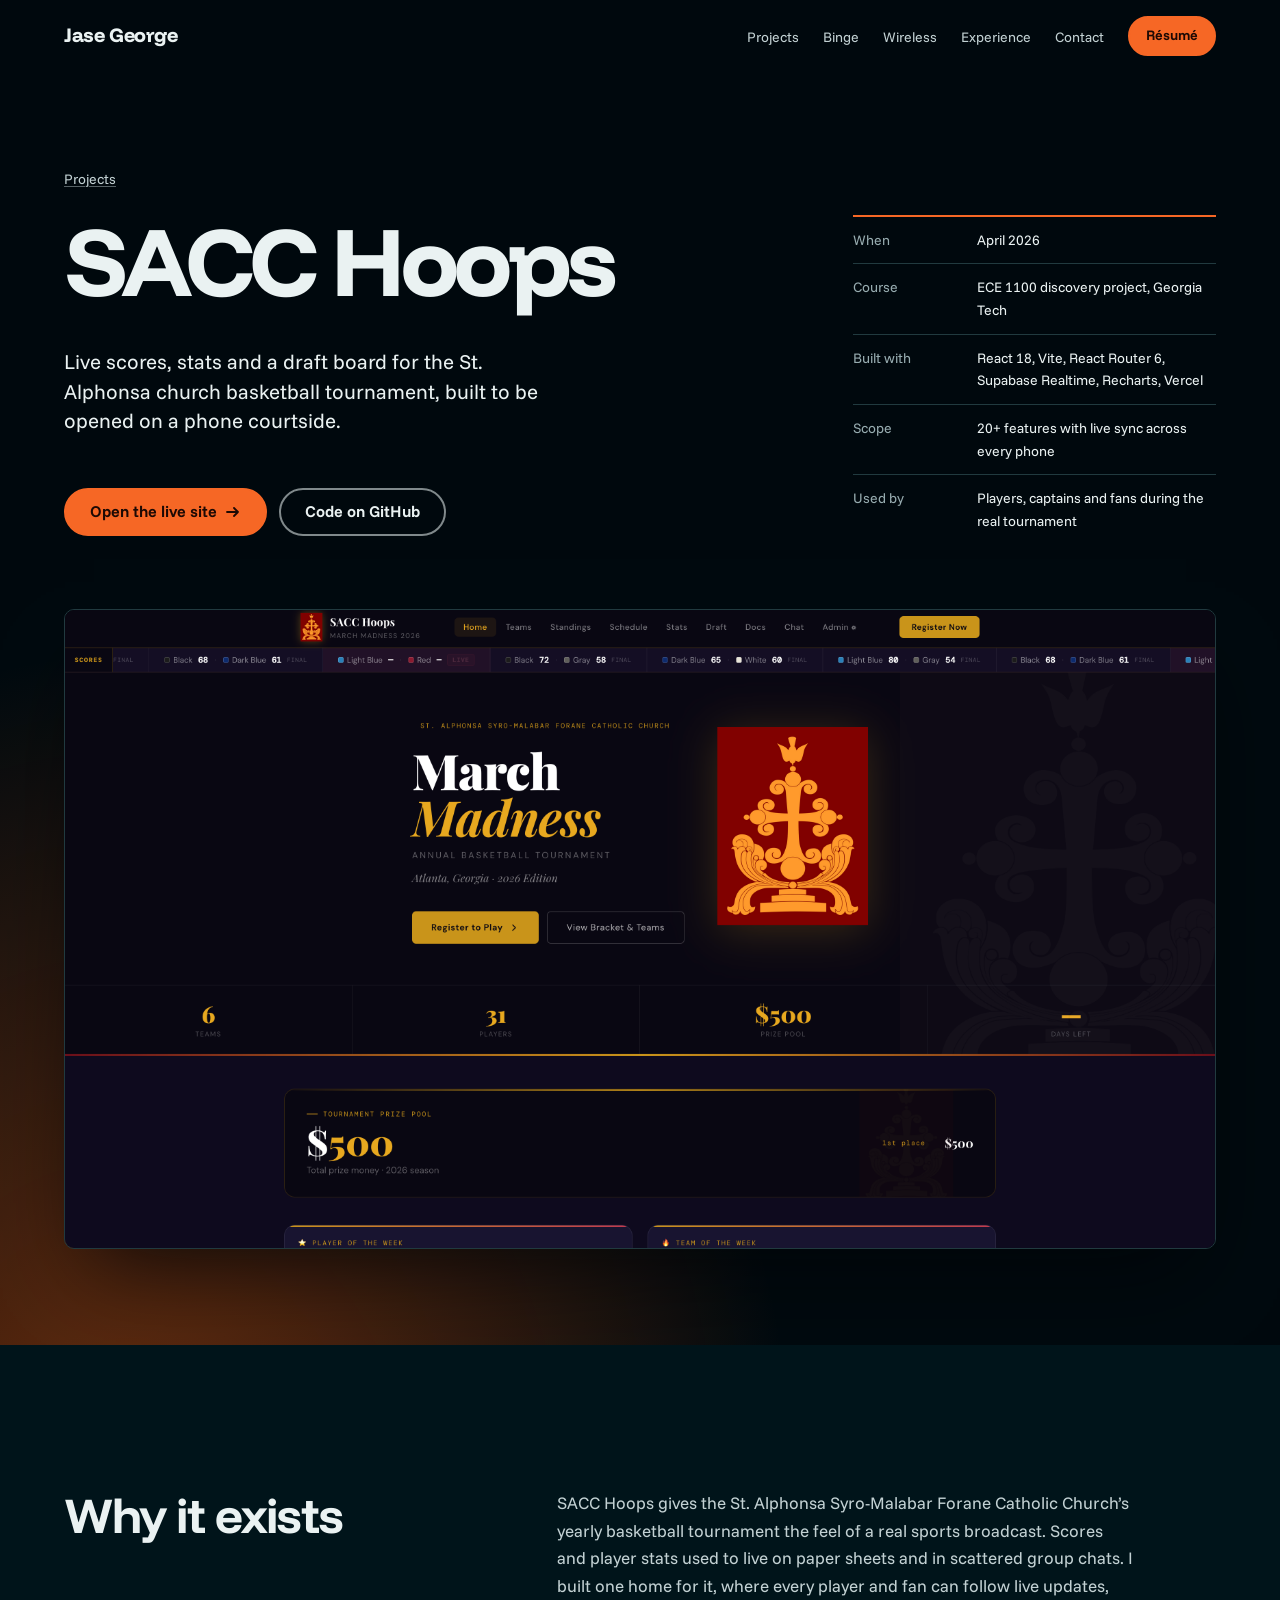
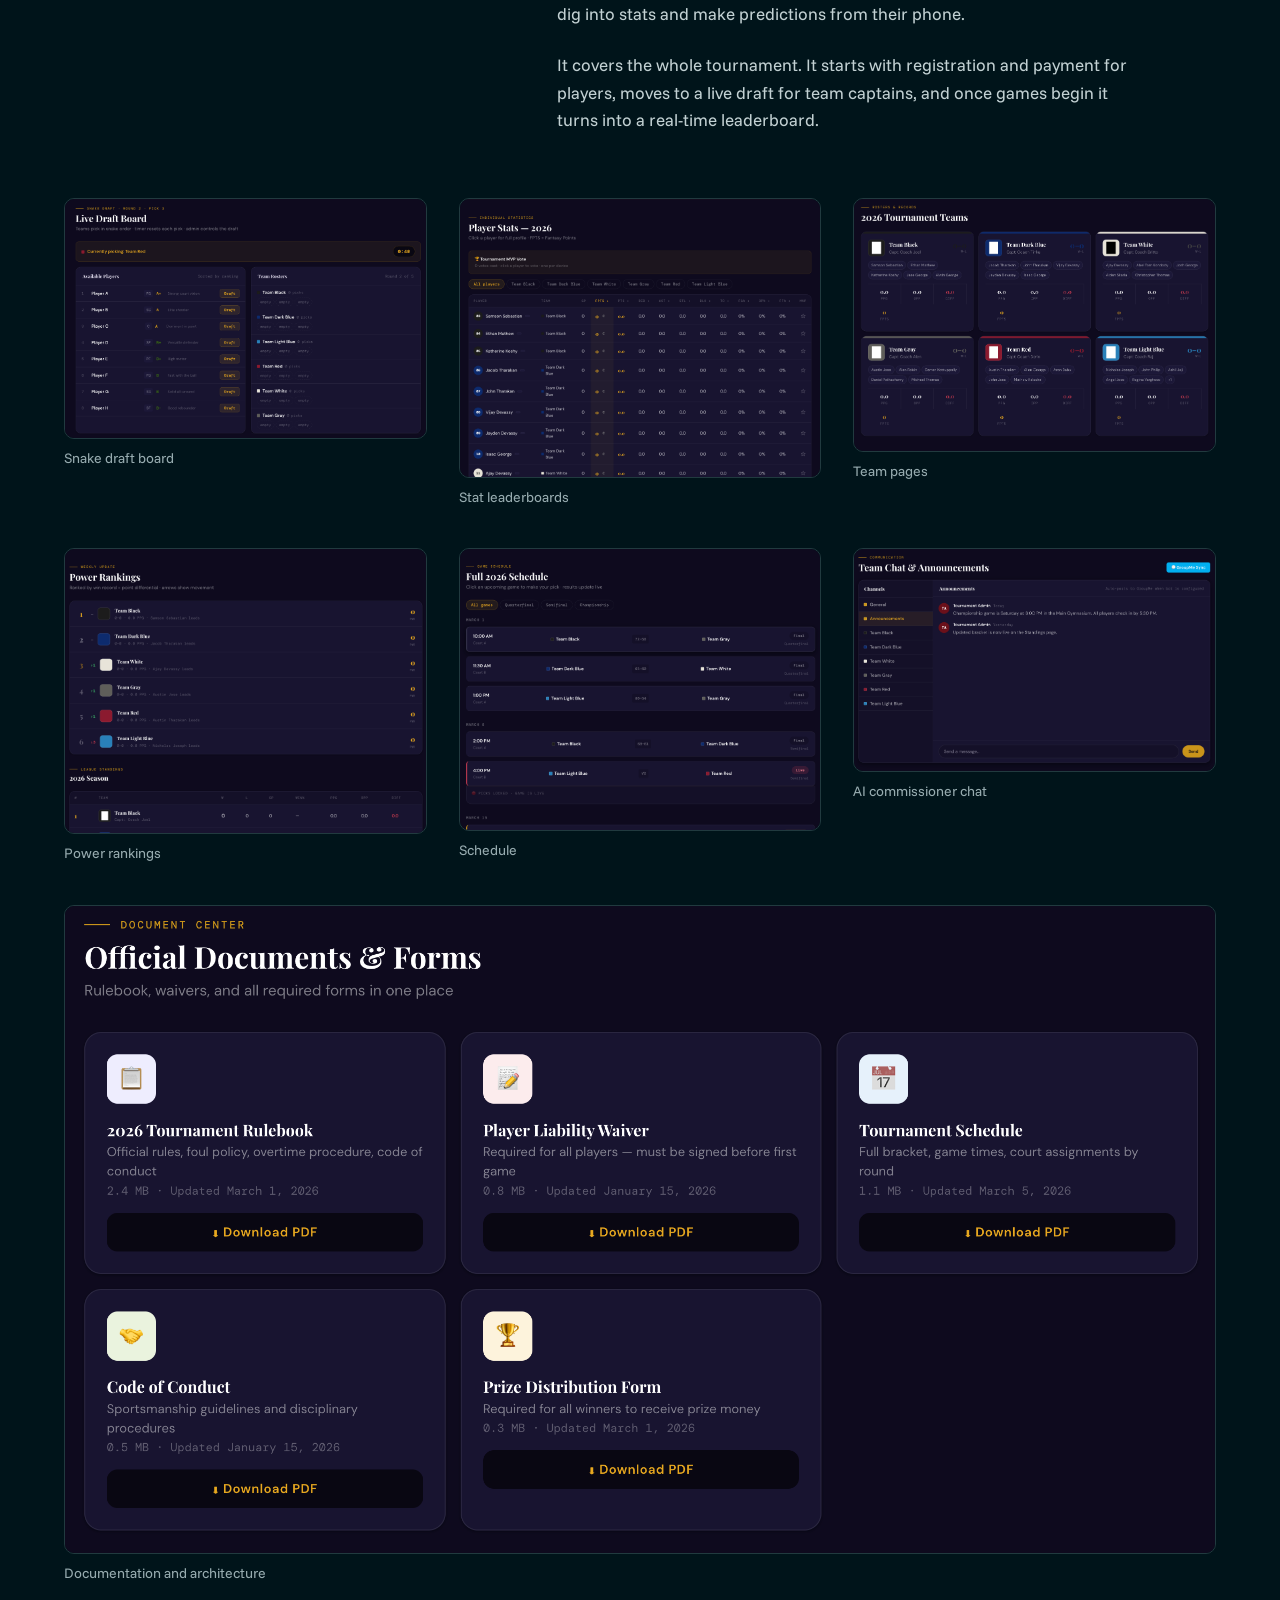
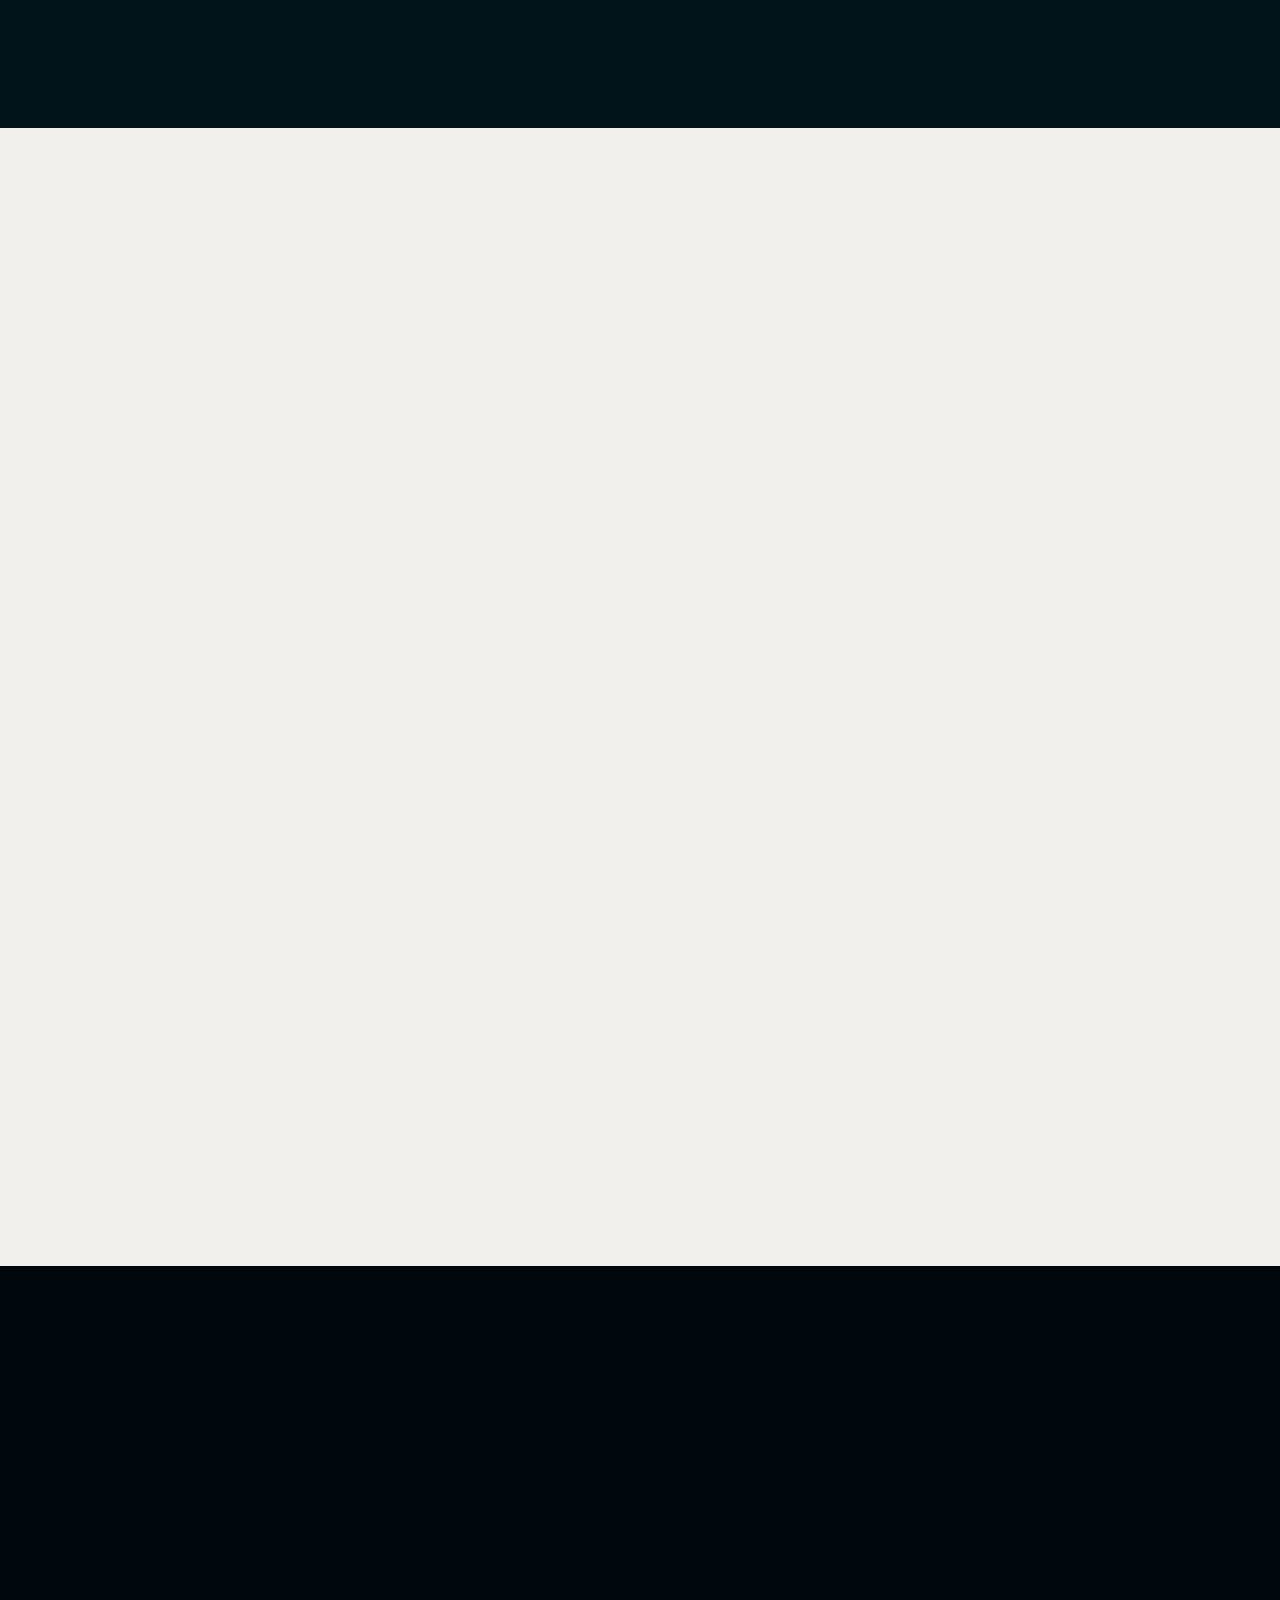
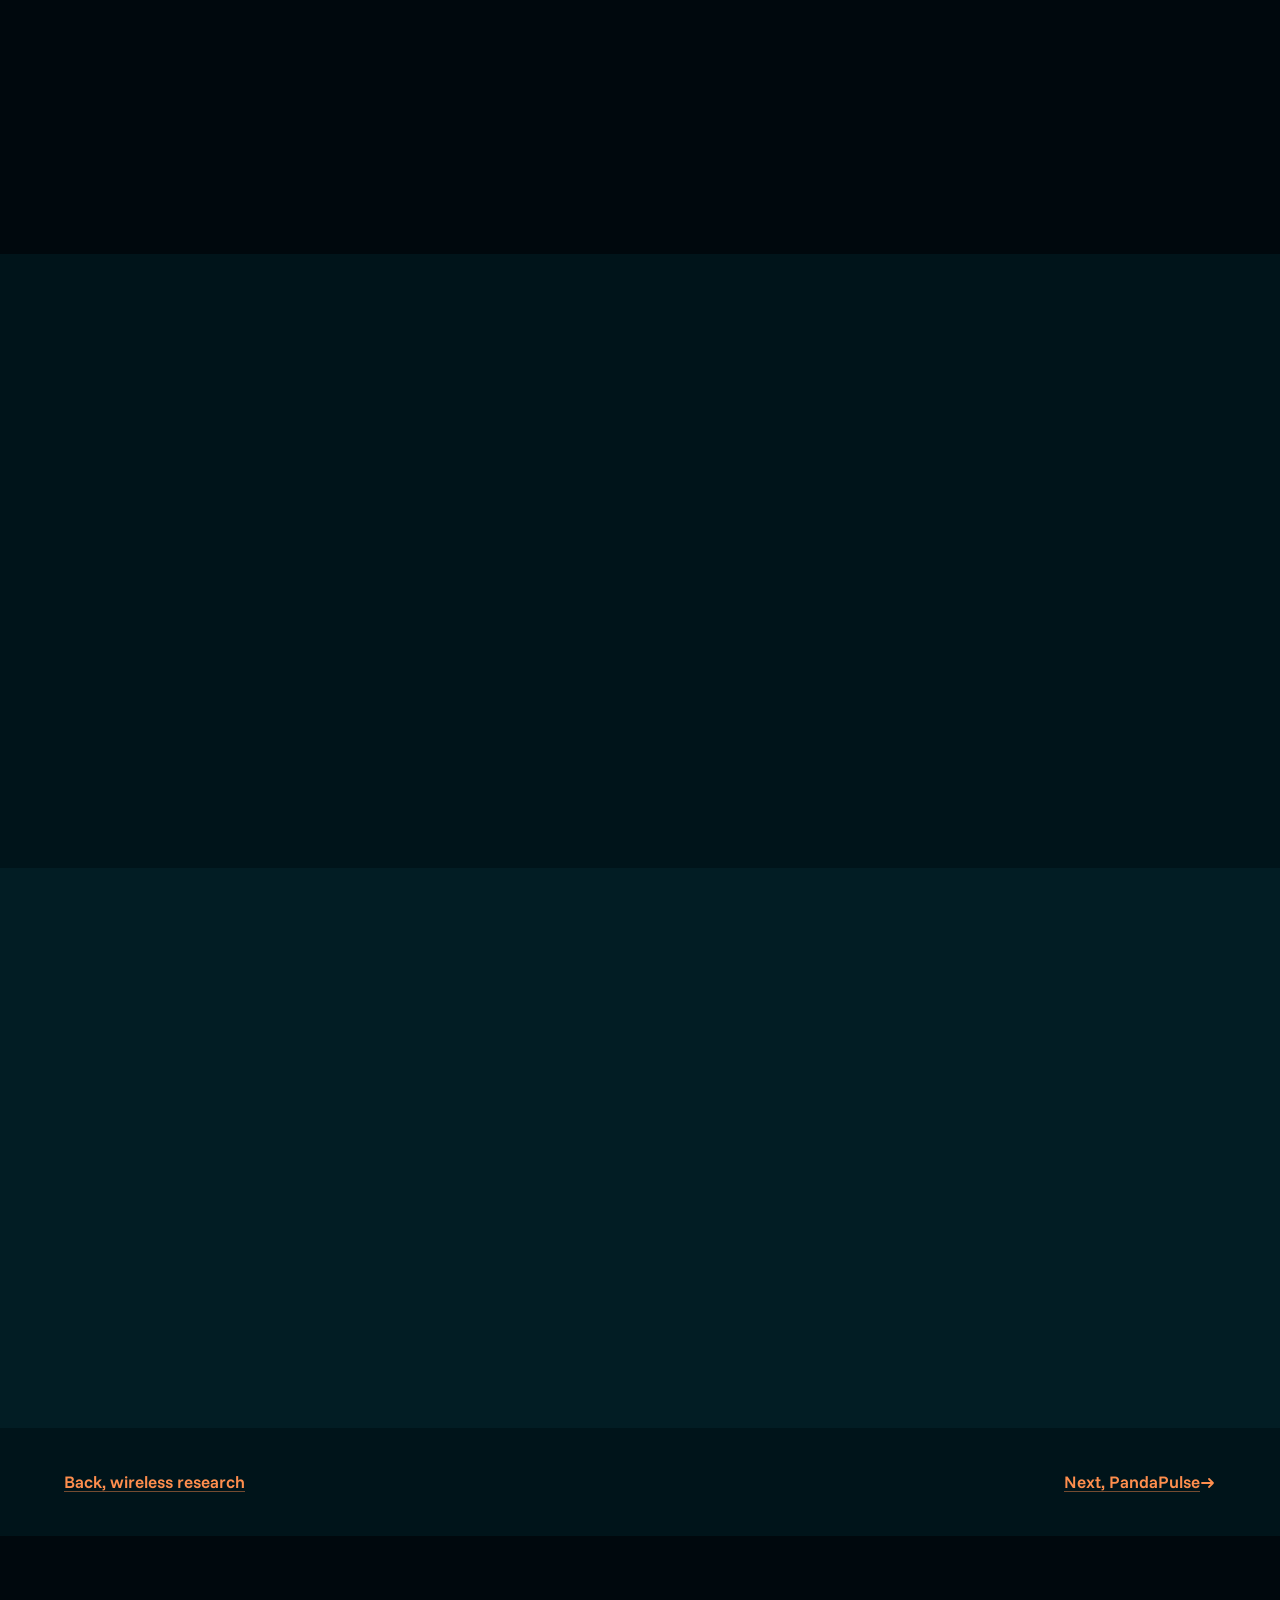
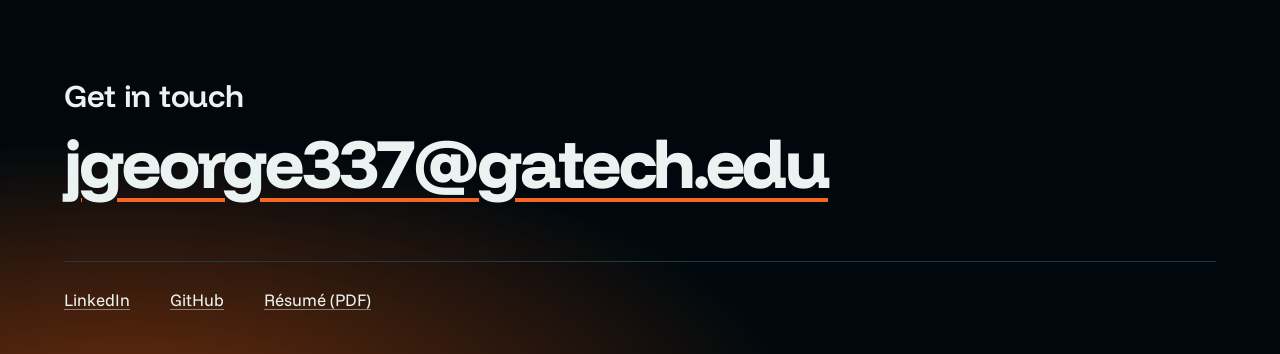
<file: projects/discovery.html>
<!DOCTYPE html>
<html lang="en">
<head>
  <meta charset="UTF-8" />
  <meta name="viewport" content="width=device-width, initial-scale=1.0" />
  <title>SACC Hoops, Jase George</title>
  <meta name="description" content="SACC Hoops, a live scoring, stats and draft site for a church basketball tournament, built with React and Supabase for ECE 1100 at Georgia Tech." />
  <script>document.documentElement.classList.add('js')</script>
  <link rel="preconnect" href="https://fonts.googleapis.com" />
  <link rel="preconnect" href="https://fonts.gstatic.com" crossorigin />
  <link href="https://fonts.googleapis.com/css2?family=Funnel+Display:wght@500;600;700;800&family=Funnel+Sans:wght@400;500;600;700&family=JetBrains+Mono:wght@400;500&display=swap" rel="stylesheet" />
  <link rel="stylesheet" href="../assets/site.css" />
  <script src="../assets/site.js" defer></script>
</head>
<body>

  <nav class="nav" aria-label="Site">
    <div class="container">
      <a class="wordmark" href="../index.html">Jase George</a>
      <ul>
        <li><a href="../index.html#work">Projects</a></li>
        <li><a href="binge.html">Binge</a></li>
        <li><a href="wireless.html">Wireless</a></li>
        <li><a href="../index.html#experience">Experience</a></li>
        <li><a href="../index.html#contact">Contact</a></li>
        <li class="keep"><a class="btn is-small" href="../Jase_George_Resume.pdf">Résumé</a></li>
      </ul>
    </div>
  </nav>

  <header class="page-hero">
    <div class="container page-head">
      <p class="crumb"><a href="../index.html#work">Projects</a></p>
      <h1>SACC Hoops</h1>
      <p class="lede">Live scores, stats and a draft board for the St. Alphonsa church basketball tournament, built to be opened on a phone courtside.</p>
      <div class="actions">
        <a class="btn" href="https://sacc-march-madness.vercel.app">Open the live site<svg class="arrow" aria-hidden="true" viewBox="0 0 16 16" width="16" height="16"><path d="M2 8h11M9 4l4 4-4 4" fill="none" stroke="currentColor" stroke-width="1.8" stroke-linecap="round" stroke-linejoin="round"/></svg></a>
        <a class="btn is-ghost" href="https://github.com/AzureRaven25/SACC-March-Madness">Code on GitHub</a>
      </div>
      <dl class="facts">
        <div><dt>When</dt><dd>April 2026</dd></div>
        <div><dt>Course</dt><dd>ECE 1100 discovery project, Georgia Tech</dd></div>
        <div><dt>Built with</dt><dd>React 18, Vite, React Router 6, Supabase Realtime, Recharts, Vercel</dd></div>
        <div><dt>Scope</dt><dd>20+ features with live sync across every phone</dd></div>
        <div><dt>Used by</dt><dd>Players, captains and fans during the real tournament</dd></div>
      </dl>
    </div>
    <div class="container lead-wrap">
      <figure class="shot is-lead reveal">
        <img src="../images/discovery/home.png" alt="The SACC Hoops home page with a live score ticker" fetchpriority="high" />
      </figure>
    </div>
  </header>

  <main>
    <section class="band" aria-labelledby="why-h">
      <div class="container chapter">
        <div class="side reveal">
          <h2 id="why-h">Why it exists</h2>
        </div>
        <div class="main prose reveal">
          <p>SACC Hoops gives the St. Alphonsa Syro-Malabar Forane Catholic Church’s yearly basketball tournament the feel of a real sports broadcast. Scores and player stats used to live on paper sheets and in scattered group chats. I built one home for it, where every player and fan can follow live updates, dig into stats and make predictions from their phone.</p>
          <p>It covers the whole tournament. It starts with registration and payment for players, moves to a live draft for team captains, and once games begin it turns into a real-time leaderboard.</p>
        </div>
        <ul class="gallery is-three full">
          <li class="reveal"><figure class="shot"><img src="../images/discovery/draft.png" alt="The snake draft board" loading="lazy" /><figcaption>Snake draft board</figcaption></figure></li>
          <li class="reveal"><figure class="shot"><img src="../images/discovery/stats.png" alt="The player stats leaderboard" loading="lazy" /><figcaption>Stat leaderboards</figcaption></figure></li>
          <li class="reveal"><figure class="shot"><img src="../images/discovery/teams.png" alt="A team roster with stats" loading="lazy" /><figcaption>Team pages</figcaption></figure></li>
          <li class="reveal"><figure class="shot"><img src="../images/discovery/rank.png" alt="Power rankings" loading="lazy" /><figcaption>Power rankings</figcaption></figure></li>
          <li class="reveal"><figure class="shot"><img src="../images/discovery/schedule.png" alt="The game schedule" loading="lazy" /><figcaption>Schedule</figcaption></figure></li>
          <li class="reveal"><figure class="shot"><img src="../images/discovery/chat.png" alt="The AI commissioner chat" loading="lazy" /><figcaption>AI commissioner chat</figcaption></figure></li>
          <li class="reveal is-wide"><figure class="shot"><img src="../images/discovery/docs.png" alt="The project documentation and architecture page" loading="lazy" /><figcaption>Documentation and architecture</figcaption></figure></li>
        </ul>
      </div>
    </section>

    <section class="band is-bone" aria-labelledby="feat-h">
      <div class="container chapter">
        <div class="side reveal">
          <h2 id="feat-h">Everything it does</h2>
        </div>
        <ul class="features full reveal">
          <li><strong>Live score ticker</strong><span>Scrolls across the top of every page with live and recent scores, updated through Supabase Realtime.</span></li>
          <li><strong>Playoff bracket</strong><span>Advances itself and shows live game status as the admin enters scores.</span></li>
          <li><strong>Team pages</strong><span>Rosters, per-player stats, team colors and records. Captains manage their own roster.</span></li>
          <li><strong>Fantasy points</strong><span>PTS + 1.2 REB + 1.5 AST + 3 STL + 3 BLK minus turnovers, ranking every player in the tournament.</span></li>
          <li><strong>Stat leaderboards</strong><span>Sortable tables for fantasy points, points, rebounds, assists and steals. Click any column to re-sort.</span></li>
          <li><strong>Player profiles</strong><span>Radar charts and stat bars in Recharts for every player.</span></li>
          <li><strong>Power rankings</strong><span>Weekly rankings with up, down and same arrows to show momentum.</span></li>
          <li><strong>Pick’em predictions</strong><span>Fans pick upcoming games and see live pick percentages, with no login, tracked by an anonymous browser session.</span></li>
          <li><strong>MVP voting</strong><span>One anonymous vote per session, with results updating live.</span></li>
          <li><strong>Snake draft board</strong><span>A pick timer and live roster updates for captains choosing players.</span></li>
          <li><strong>Online registration</strong><span>Player sign-up with Zelle payment and waiver tracking that feeds the admin panel.</span></li>
          <li><strong>Admin panel</strong><span>Games, players, teams and commissioner announcements from one dashboard.</span></li>
          <li><strong>Player and team of the week</strong><span>Spotlights on the home page for the best performances of the last round.</span></li>
          <li><strong>Game schedule</strong><span>Courts, tip-off times, rounds and live status for every game.</span></li>
          <li><strong>GroupMe sync</strong><span>Commissioner announcements reach the group chat the community already uses.</span></li>
          <li><strong>Mobile first</strong><span>A bottom navigation bar, built to be opened on a phone during games.</span></li>
        </ul>
      </div>
    </section>

    <section class="band is-deep" aria-labelledby="clock-h">
      <div class="container chapter">
        <div class="side reveal">
          <h2 id="clock-h">What worked and what broke</h2>
        </div>
        <div class="main prose reveal">
          <p>The core features were a big win, especially the real-time voting and the snake draft board. Getting a web app to update instantly on many devices without anyone refreshing was a major technical step for me. I also built a way to recognize a device so polls allow one vote each and predictions stay anonymous, which makes the site feel interactive and professional.</p>
          <p>Not everything went right. During the live draft I learned how differently devices keep time. My first draft timer ran on each captain’s phone, and because some phones were faster than others the clocks drifted apart. Some screens showed ten seconds left when there were really two. I rewrote it so one master clock in the database controls every screen.</p>
        </div>
      </div>
    </section>

    <section class="band" aria-labelledby="skills-h">
      <div class="container chapter">
        <div class="side reveal">
          <h2 id="skills-h">ECE skills I gained</h2>
        </div>
        <div class="main prose reveal">
          <p>This project grew my software engineering a lot. I learned to build an interactive front end in React and to manage real-time data flowing between a website and a cloud database. Securing that data and managing different levels of access gave me a much better picture of how professional web apps are put together, and those are the interfaces modern hardware needs.</p>
          <p>Next comes hardware. Connecting the site to a physical scoreboard will teach me to use a microcontroller as the bridge between code and electronics, handle serial communication, send the right pulses to light the display, and manage power and signal integrity so the board updates reliably.</p>
        </div>
      </div>
    </section>

    <section class="band is-raised" aria-labelledby="next-h">
      <div class="container chapter">
        <div class="side reveal">
          <h2 id="next-h">Next steps</h2>
        </div>
        <div class="main prose reveal">
          <p>The most exciting step is the physical scoreboard. I have an electronic scoreboard and I am working out the best way to connect it. When an official updates a score on the website, the board on the scorer’s table should change instantly. The plan is an ESP32 that catches the update from the internet and flips the digits.</p>
          <p>I also want the site to do more on its own. Right now I seed the playoff bracket by hand. I plan to write an algorithm that looks at every regular-season result and seeds the teams automatically, which takes human error out and makes the tournament run more like a real league.</p>
        </div>
      </div>
    </section>

    <div class="container pager">
      <a href="wireless.html">Back, wireless research</a>
      <a href="pandapulse.html">Next, PandaPulse<svg class="arrow" aria-hidden="true" viewBox="0 0 16 16" width="16" height="16"><path d="M2 8h11M9 4l4 4-4 4" fill="none" stroke="currentColor" stroke-width="1.8" stroke-linecap="round" stroke-linejoin="round"/></svg></a>
    </div>
  </main>

  <footer class="contact">
    <div class="container">
      <h2>Get in touch</h2>
      <a class="mail" href="mailto:jgeorge337@gatech.edu">jgeorge337@gatech.edu</a>
      <ul>
        <li><a href="https://www.linkedin.com/in/jaseg2026">LinkedIn</a></li>
        <li><a href="https://github.com/AzureRaven25">GitHub</a></li>
        <li><a href="../Jase_George_Resume.pdf">Résumé (PDF)</a></li>
      </ul>
    </div>
  </footer>

</body>
</html>
</file>
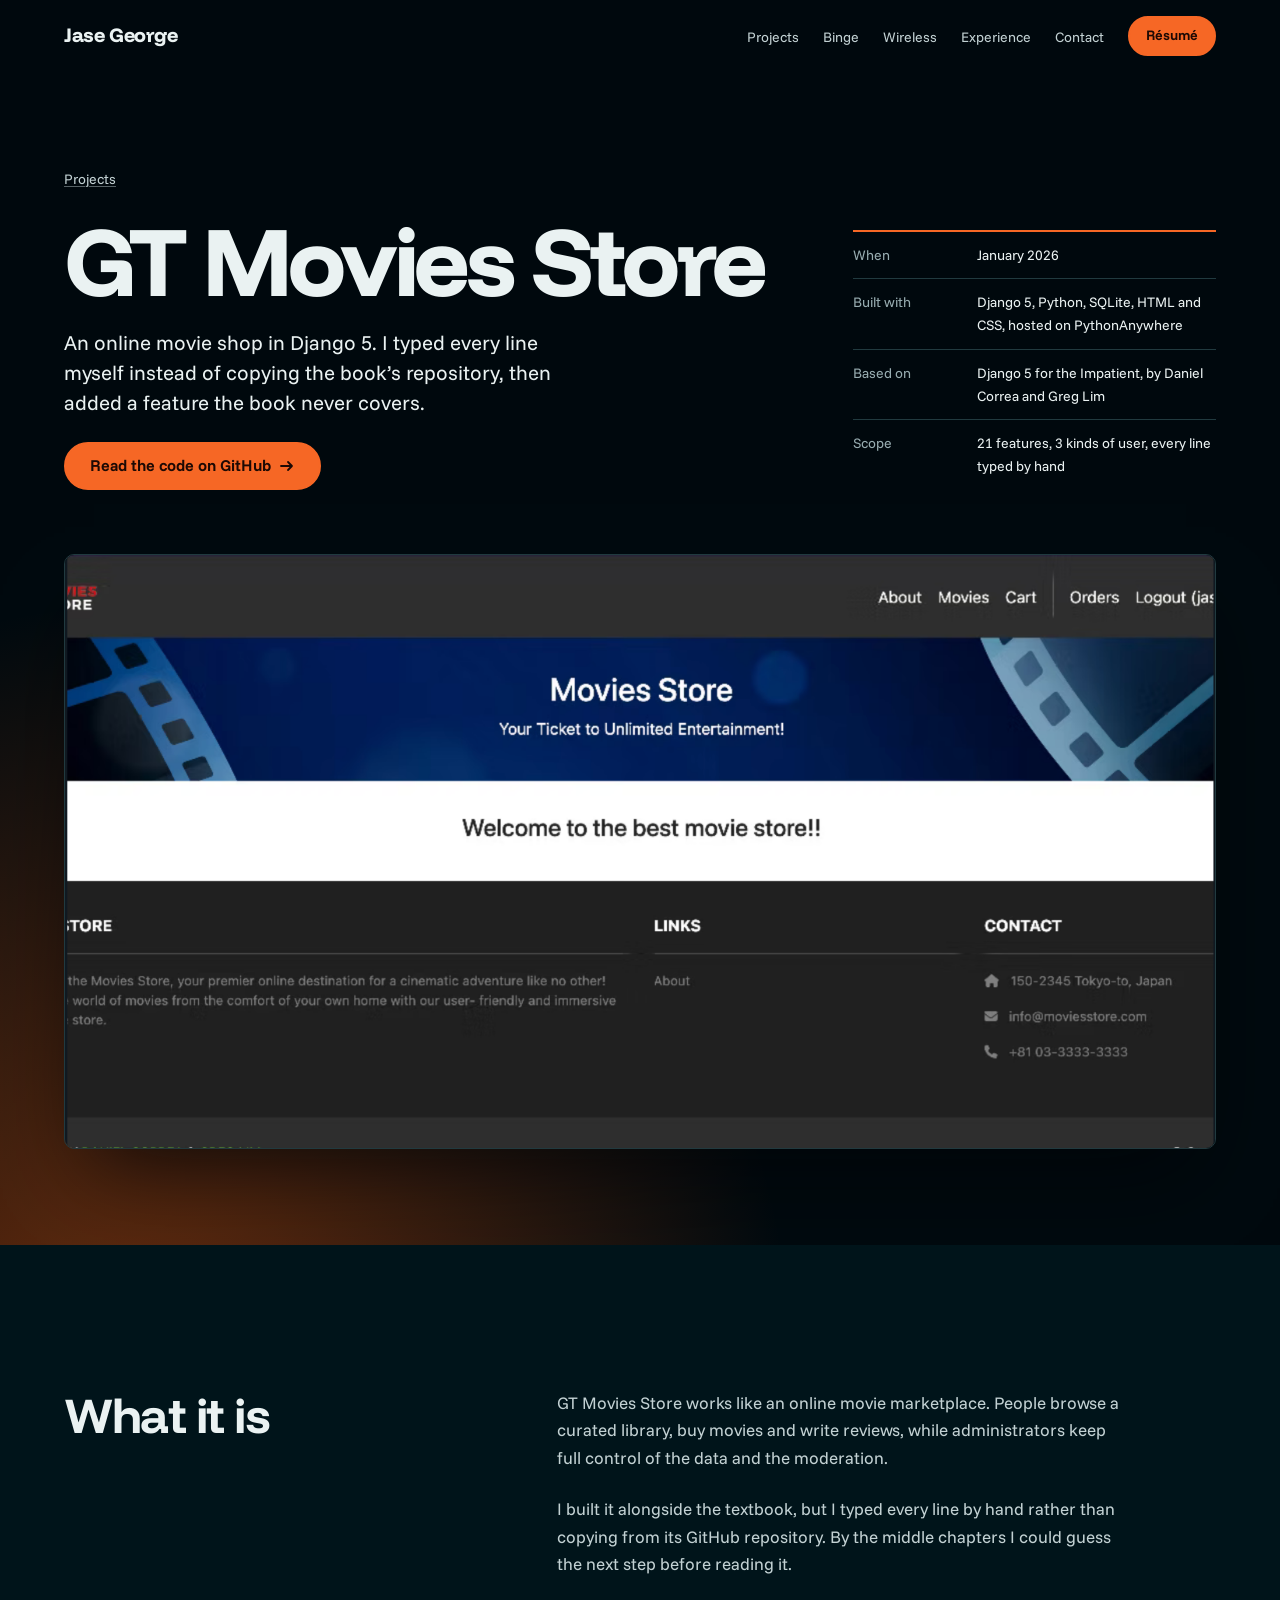
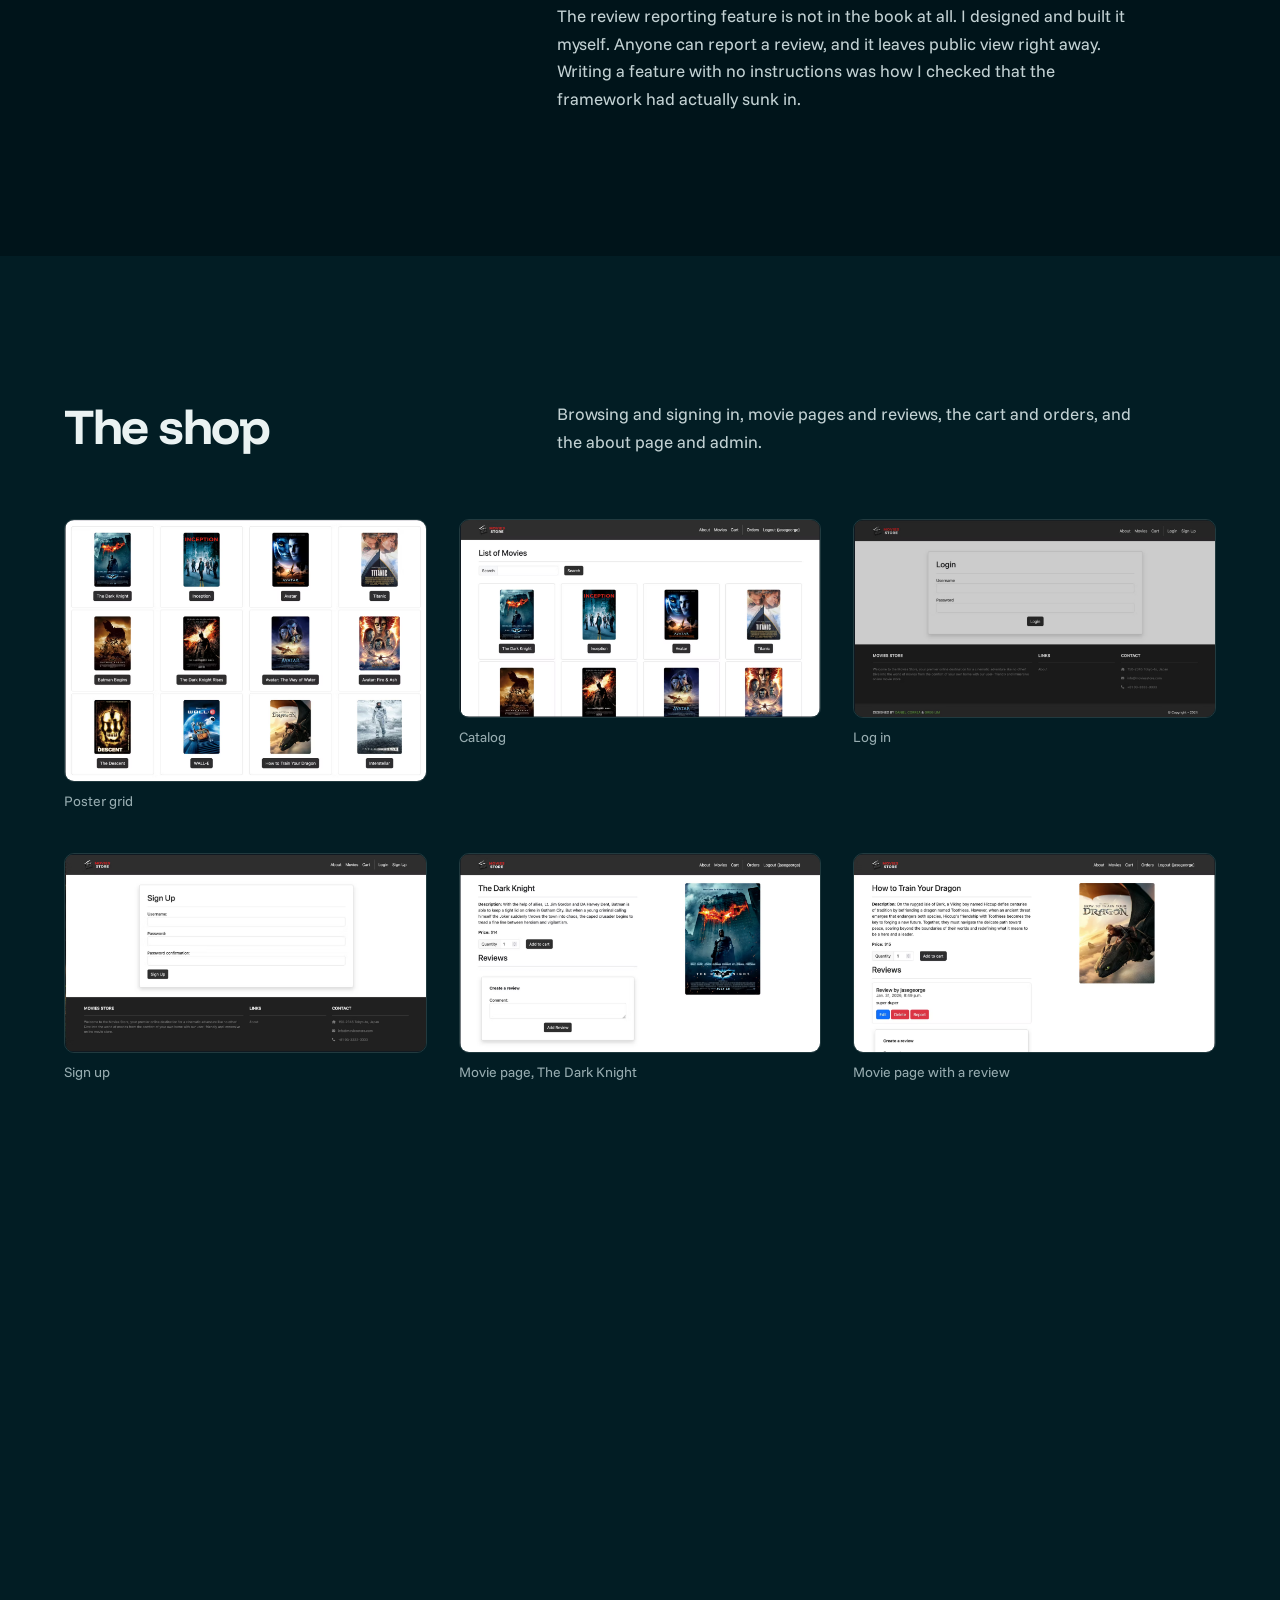
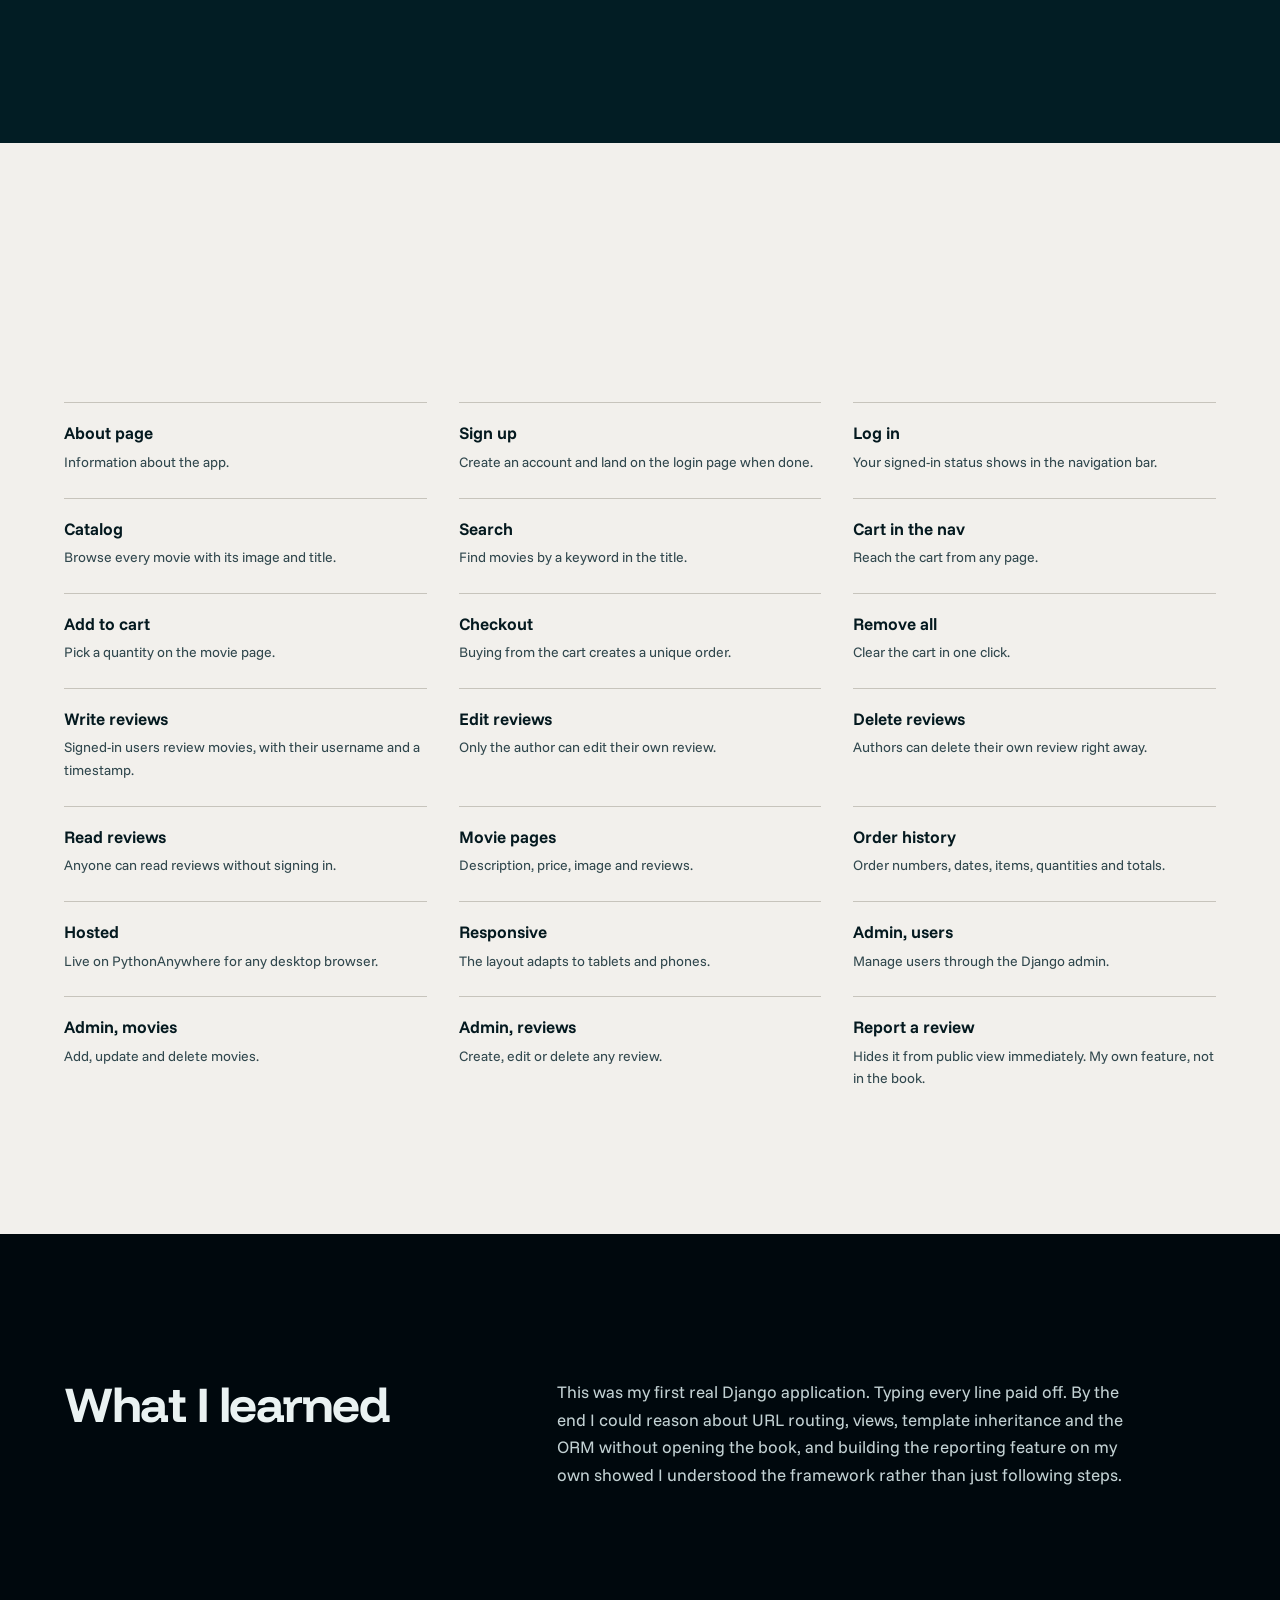
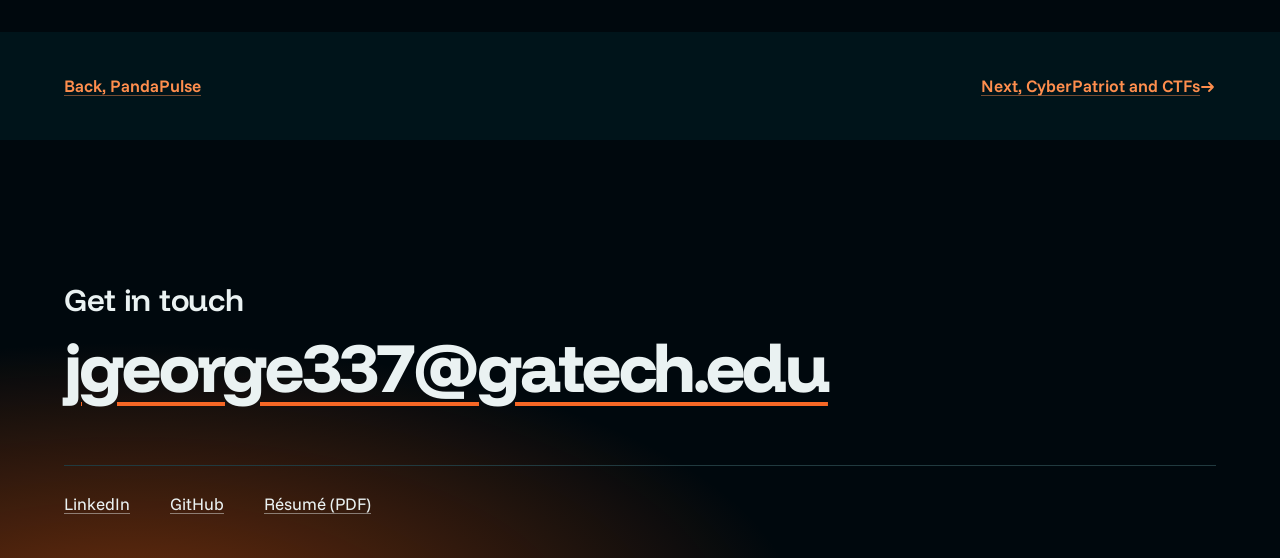
<file: projects/gtmovies.html>
<!DOCTYPE html>
<html lang="en">
<head>
  <meta charset="UTF-8" />
  <meta name="viewport" content="width=device-width, initial-scale=1.0" />
  <title>GT Movies Store, Jase George</title>
  <meta name="description" content="GT Movies Store, a Django 5 movie shop with 21 features, written line by line and extended with a review-reporting feature of my own design." />
  <script>document.documentElement.classList.add('js')</script>
  <link rel="preconnect" href="https://fonts.googleapis.com" />
  <link rel="preconnect" href="https://fonts.gstatic.com" crossorigin />
  <link href="https://fonts.googleapis.com/css2?family=Funnel+Display:wght@500;600;700;800&family=Funnel+Sans:wght@400;500;600;700&family=JetBrains+Mono:wght@400;500&display=swap" rel="stylesheet" />
  <link rel="stylesheet" href="../assets/site.css" />
  <script src="../assets/site.js" defer></script>
</head>
<body>

  <nav class="nav" aria-label="Site">
    <div class="container">
      <a class="wordmark" href="../index.html">Jase George</a>
      <ul>
        <li><a href="../index.html#work">Projects</a></li>
        <li><a href="binge.html">Binge</a></li>
        <li><a href="wireless.html">Wireless</a></li>
        <li><a href="../index.html#experience">Experience</a></li>
        <li><a href="../index.html#contact">Contact</a></li>
        <li class="keep"><a class="btn is-small" href="../Jase_George_Resume.pdf">Résumé</a></li>
      </ul>
    </div>
  </nav>

  <header class="page-hero">
    <div class="container page-head">
      <p class="crumb"><a href="../index.html#work">Projects</a></p>
      <h1>GT Movies Store</h1>
      <p class="lede">An online movie shop in Django 5. I typed every line myself instead of copying the book’s repository, then added a feature the book never covers.</p>
      <div class="actions">
        <a class="btn" href="https://github.com/AzureRaven25/moviesstore">Read the code on GitHub<svg class="arrow" aria-hidden="true" viewBox="0 0 16 16" width="16" height="16"><path d="M2 8h11M9 4l4 4-4 4" fill="none" stroke="currentColor" stroke-width="1.8" stroke-linecap="round" stroke-linejoin="round"/></svg></a>
      </div>
      <dl class="facts">
        <div><dt>When</dt><dd>January 2026</dd></div>
        <div><dt>Built with</dt><dd>Django 5, Python, SQLite, HTML and CSS, hosted on PythonAnywhere</dd></div>
        <div><dt>Based on</dt><dd>Django 5 for the Impatient, by Daniel Correa and Greg Lim</dd></div>
        <div><dt>Scope</dt><dd>21 features, 3 kinds of user, every line typed by hand</dd></div>
      </dl>
    </div>
    <div class="container lead-wrap">
      <figure class="shot is-lead reveal">
        <img src="../images/gtmovies/gt-movies-store-homepage.png" alt="The GT Movies Store home page" fetchpriority="high" />
      </figure>
    </div>
  </header>

  <main>
    <section class="band" aria-labelledby="what-h">
      <div class="container chapter">
        <div class="side reveal">
          <h2 id="what-h">What it is</h2>
        </div>
        <div class="main prose reveal">
          <p>GT Movies Store works like an online movie marketplace. People browse a curated library, buy movies and write reviews, while administrators keep full control of the data and the moderation.</p>
          <p>I built it alongside the textbook, but I typed every line by hand rather than copying from its GitHub repository. By the middle chapters I could guess the next step before reading it.</p>
          <p>The review reporting feature is not in the book at all. I designed and built it myself. Anyone can report a review, and it leaves public view right away. Writing a feature with no instructions was how I checked that the framework had actually sunk in.</p>
        </div>
      </div>
    </section>

    <section class="band is-raised" aria-labelledby="shots-h">
      <div class="container chapter">
        <div class="side reveal">
          <h2 id="shots-h">The shop</h2>
        </div>
        <div class="main prose reveal">
          <p>Browsing and signing in, movie pages and reviews, the cart and orders, and the about page and admin.</p>
        </div>
        <ul class="gallery is-three full">
          <li class="reveal"><figure class="shot"><img src="../images/gtmovies/movie-poster-grid.png" alt="The movie poster grid" loading="lazy" /><figcaption>Poster grid</figcaption></figure></li>
          <li class="reveal"><figure class="shot"><img src="../images/gtmovies/movie-catalog-list.png" alt="The movie catalog list" loading="lazy" /><figcaption>Catalog</figcaption></figure></li>
          <li class="reveal"><figure class="shot"><img src="../images/gtmovies/login-page.png" alt="The login page" loading="lazy" /><figcaption>Log in</figcaption></figure></li>
          <li class="reveal"><figure class="shot"><img src="../images/gtmovies/sign-up-page.png" alt="The sign up page" loading="lazy" /><figcaption>Sign up</figcaption></figure></li>
          <li class="reveal"><figure class="shot"><img src="../images/gtmovies/movie-detail-the-dark-knight.png" alt="The Dark Knight detail page" loading="lazy" /><figcaption>Movie page, The Dark Knight</figcaption></figure></li>
          <li class="reveal"><figure class="shot"><img src="../images/gtmovies/movie-detail-with-user-review.png" alt="A movie page with a user review" loading="lazy" /><figcaption>Movie page with a review</figcaption></figure></li>
          <li class="reveal"><figure class="shot"><img src="../images/gtmovies/shopping-cart.png" alt="The shopping cart" loading="lazy" /><figcaption>Cart</figcaption></figure></li>
          <li class="reveal"><figure class="shot"><img src="../images/gtmovies/order-history.png" alt="Order history" loading="lazy" /><figcaption>Order history</figcaption></figure></li>
          <li class="reveal"><figure class="shot"><img src="../images/gtmovies/about-page.png" alt="The about page" loading="lazy" /><figcaption>About</figcaption></figure></li>
          <li class="reveal"><figure class="shot"><img src="../images/gtmovies/django-admin-panel.png" alt="The Django admin" loading="lazy" /><figcaption>Django admin</figcaption></figure></li>
        </ul>
      </div>
    </section>

    <section class="band is-bone" aria-labelledby="all-h">
      <div class="container chapter">
        <div class="side reveal">
          <h2 id="all-h">All 21 features</h2>
        </div>
        <ol class="features full reveal">
          <li><strong>About page</strong><span>Information about the app.</span></li>
          <li><strong>Sign up</strong><span>Create an account and land on the login page when done.</span></li>
          <li><strong>Log in</strong><span>Your signed-in status shows in the navigation bar.</span></li>
          <li><strong>Catalog</strong><span>Browse every movie with its image and title.</span></li>
          <li><strong>Search</strong><span>Find movies by a keyword in the title.</span></li>
          <li><strong>Cart in the nav</strong><span>Reach the cart from any page.</span></li>
          <li><strong>Add to cart</strong><span>Pick a quantity on the movie page.</span></li>
          <li><strong>Checkout</strong><span>Buying from the cart creates a unique order.</span></li>
          <li><strong>Remove all</strong><span>Clear the cart in one click.</span></li>
          <li><strong>Write reviews</strong><span>Signed-in users review movies, with their username and a timestamp.</span></li>
          <li><strong>Edit reviews</strong><span>Only the author can edit their own review.</span></li>
          <li><strong>Delete reviews</strong><span>Authors can delete their own review right away.</span></li>
          <li><strong>Read reviews</strong><span>Anyone can read reviews without signing in.</span></li>
          <li><strong>Movie pages</strong><span>Description, price, image and reviews.</span></li>
          <li><strong>Order history</strong><span>Order numbers, dates, items, quantities and totals.</span></li>
          <li><strong>Hosted</strong><span>Live on PythonAnywhere for any desktop browser.</span></li>
          <li><strong>Responsive</strong><span>The layout adapts to tablets and phones.</span></li>
          <li><strong>Admin, users</strong><span>Manage users through the Django admin.</span></li>
          <li><strong>Admin, movies</strong><span>Add, update and delete movies.</span></li>
          <li><strong>Admin, reviews</strong><span>Create, edit or delete any review.</span></li>
          <li><strong>Report a review</strong><span>Hides it from public view immediately. My own feature, not in the book.</span></li>
        </ol>
      </div>
    </section>

    <section class="band is-deep" aria-labelledby="learn-h">
      <div class="container chapter">
        <div class="side reveal">
          <h2 id="learn-h">What I learned</h2>
        </div>
        <div class="main prose reveal">
          <p>This was my first real Django application. Typing every line paid off. By the end I could reason about URL routing, views, template inheritance and the ORM without opening the book, and building the reporting feature on my own showed I understood the framework rather than just following steps.</p>
        </div>
      </div>
    </section>

    <div class="container pager">
      <a href="pandapulse.html">Back, PandaPulse</a>
      <a href="cyberpatriot.html">Next, CyberPatriot and CTFs<svg class="arrow" aria-hidden="true" viewBox="0 0 16 16" width="16" height="16"><path d="M2 8h11M9 4l4 4-4 4" fill="none" stroke="currentColor" stroke-width="1.8" stroke-linecap="round" stroke-linejoin="round"/></svg></a>
    </div>
  </main>

  <footer class="contact">
    <div class="container">
      <h2>Get in touch</h2>
      <a class="mail" href="mailto:jgeorge337@gatech.edu">jgeorge337@gatech.edu</a>
      <ul>
        <li><a href="https://www.linkedin.com/in/jaseg2026">LinkedIn</a></li>
        <li><a href="https://github.com/AzureRaven25">GitHub</a></li>
        <li><a href="../Jase_George_Resume.pdf">Résumé (PDF)</a></li>
      </ul>
    </div>
  </footer>

</body>
</html>
</file>
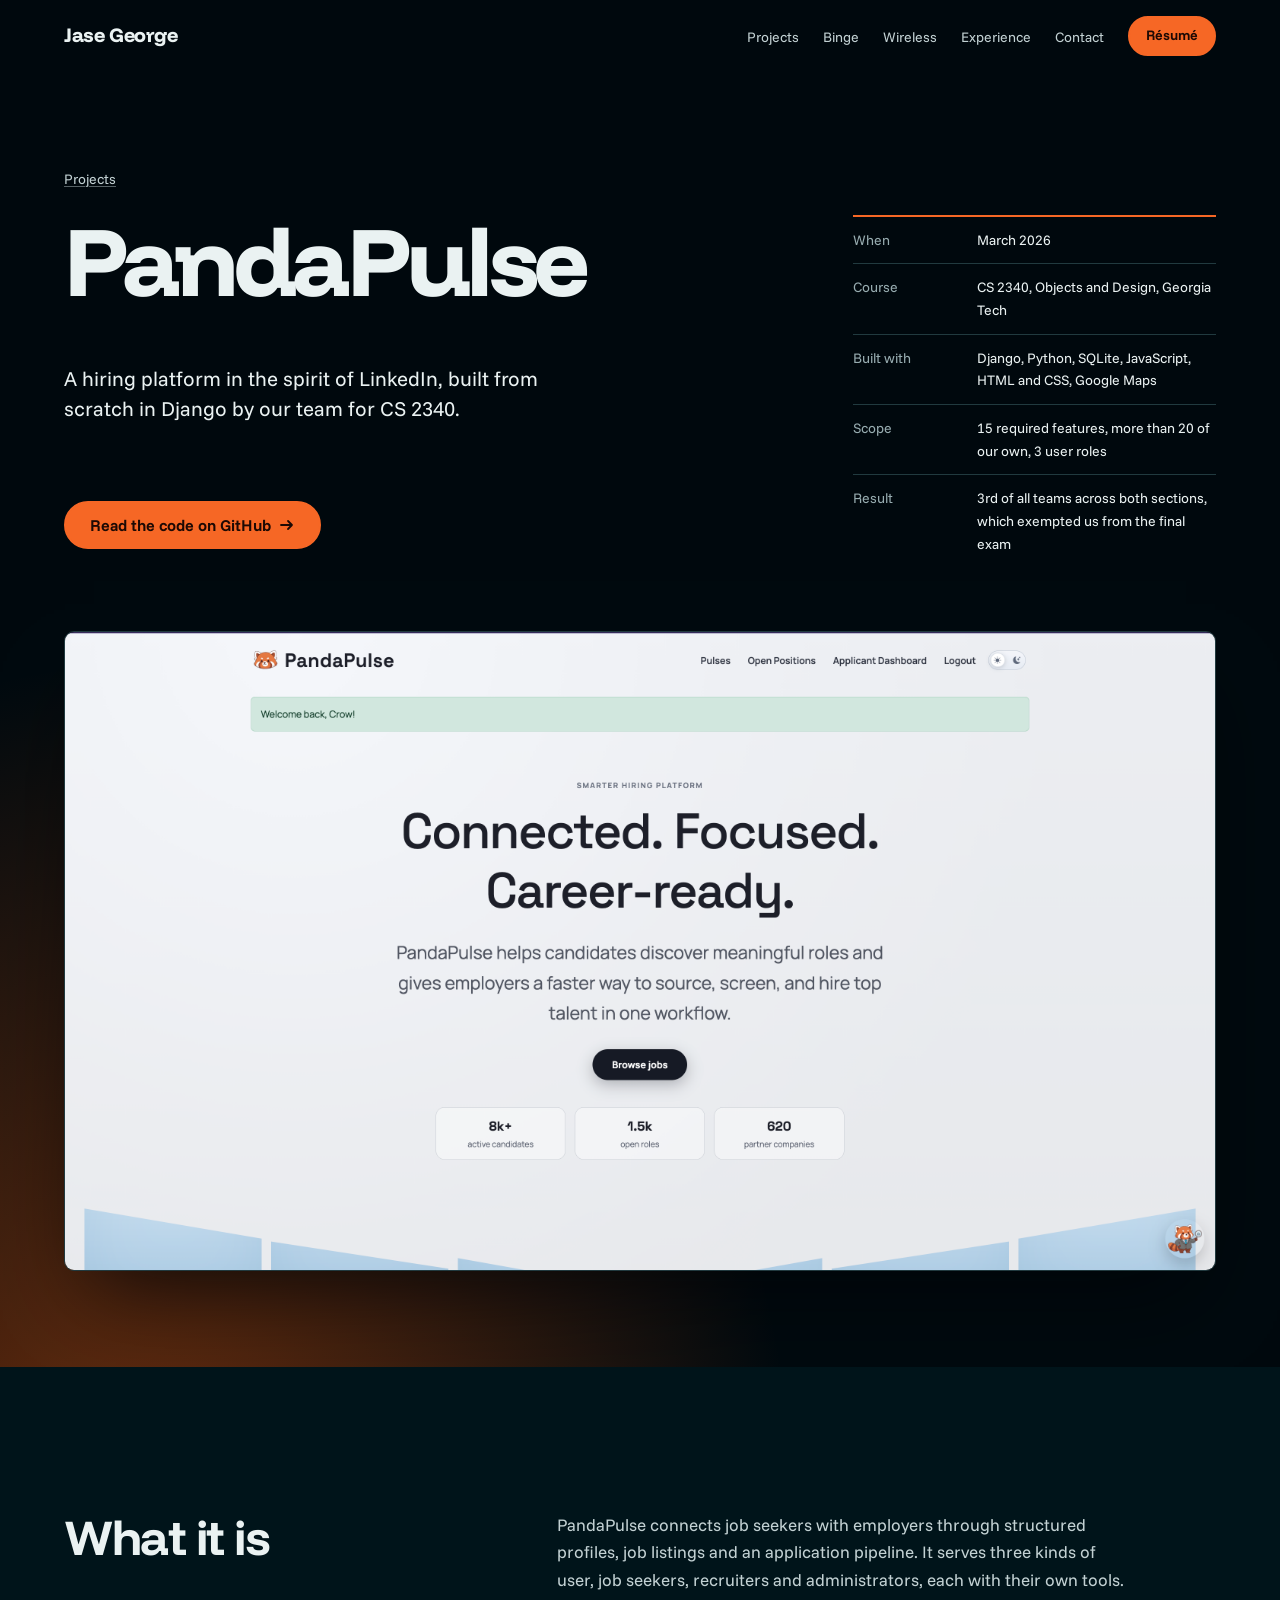
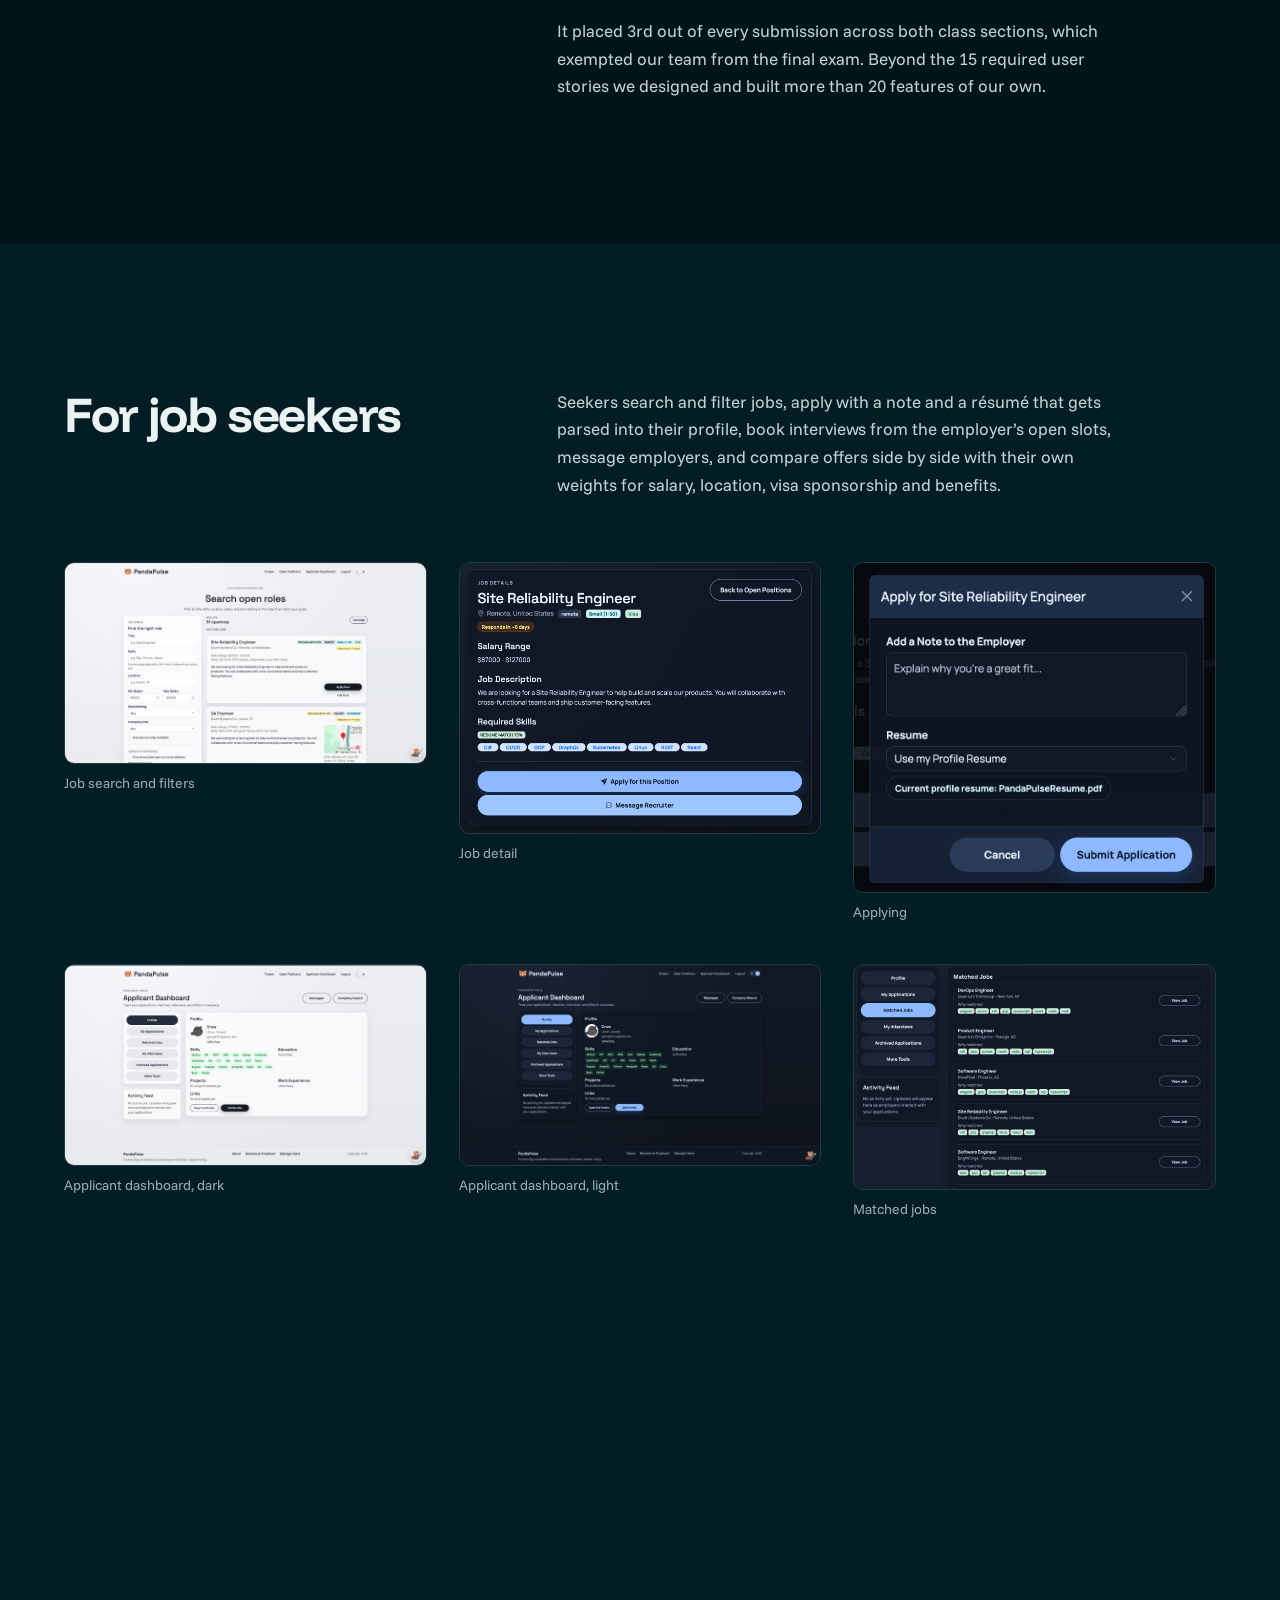
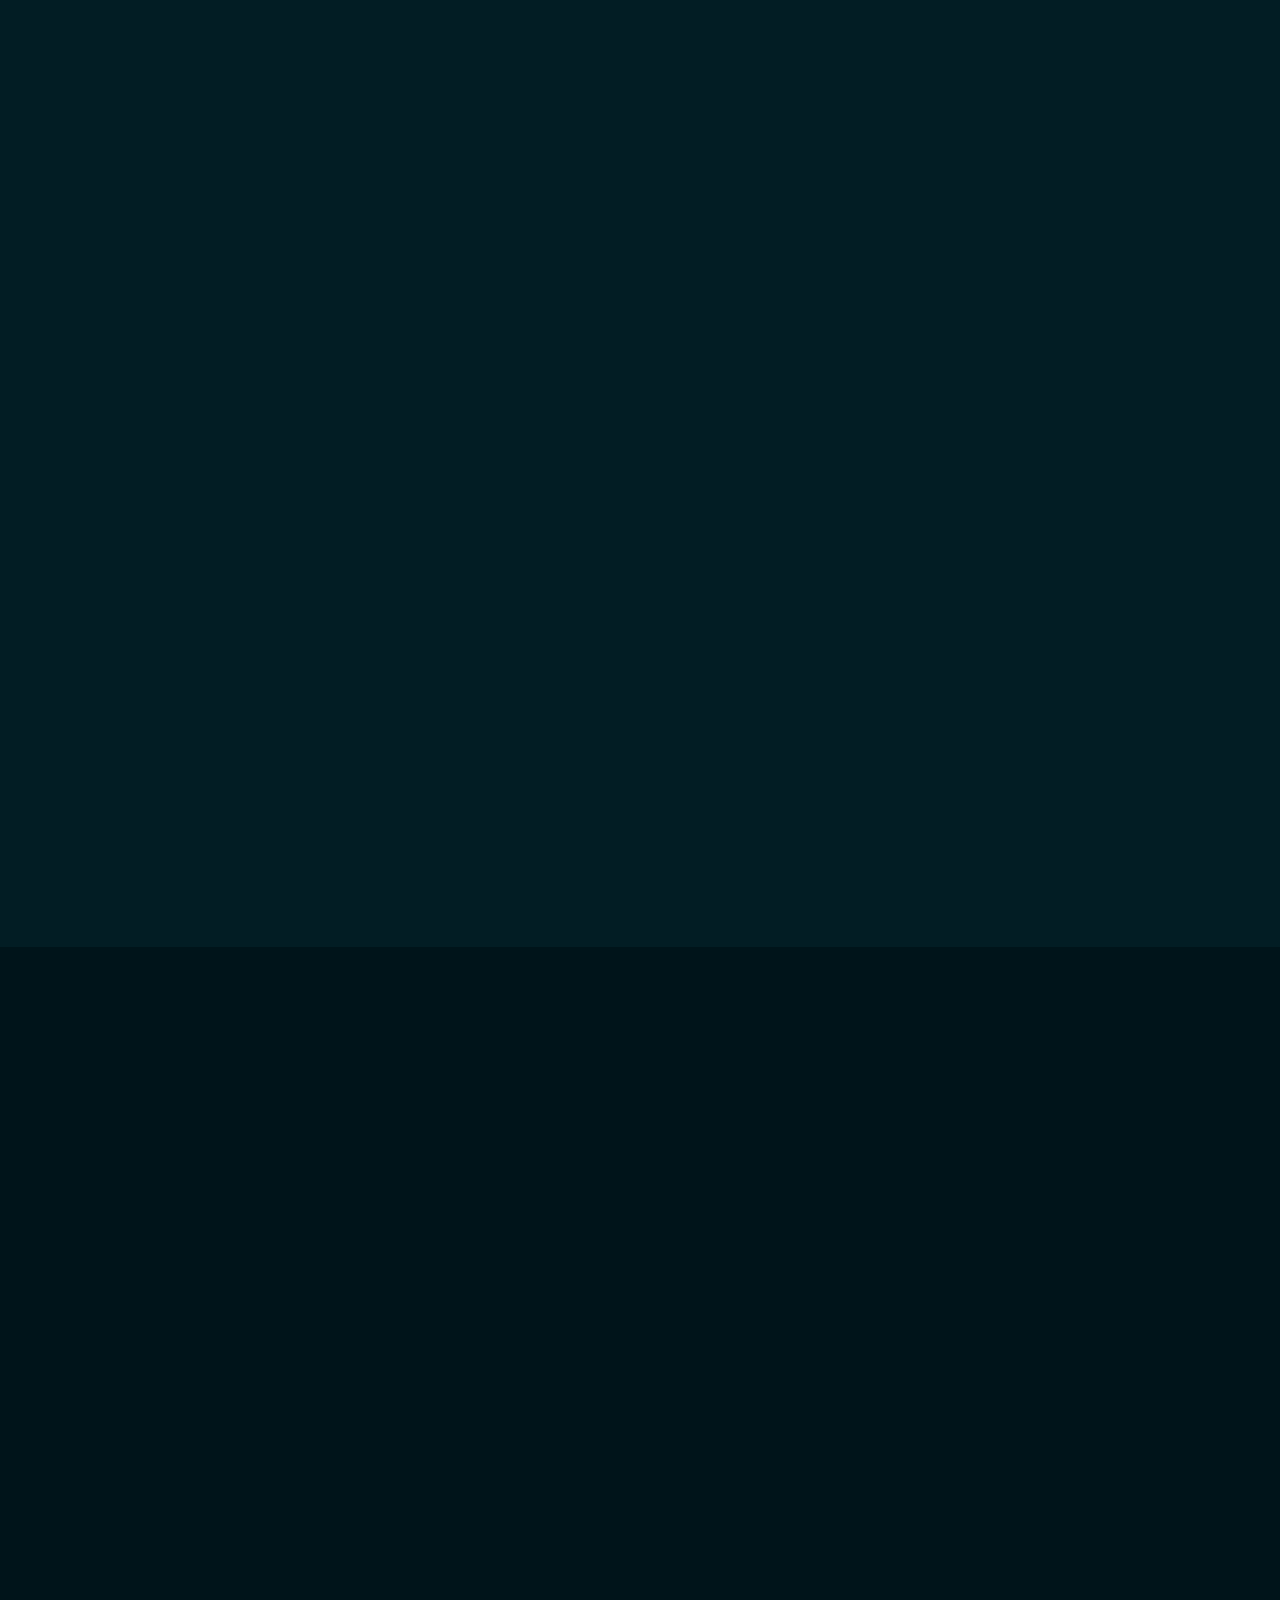
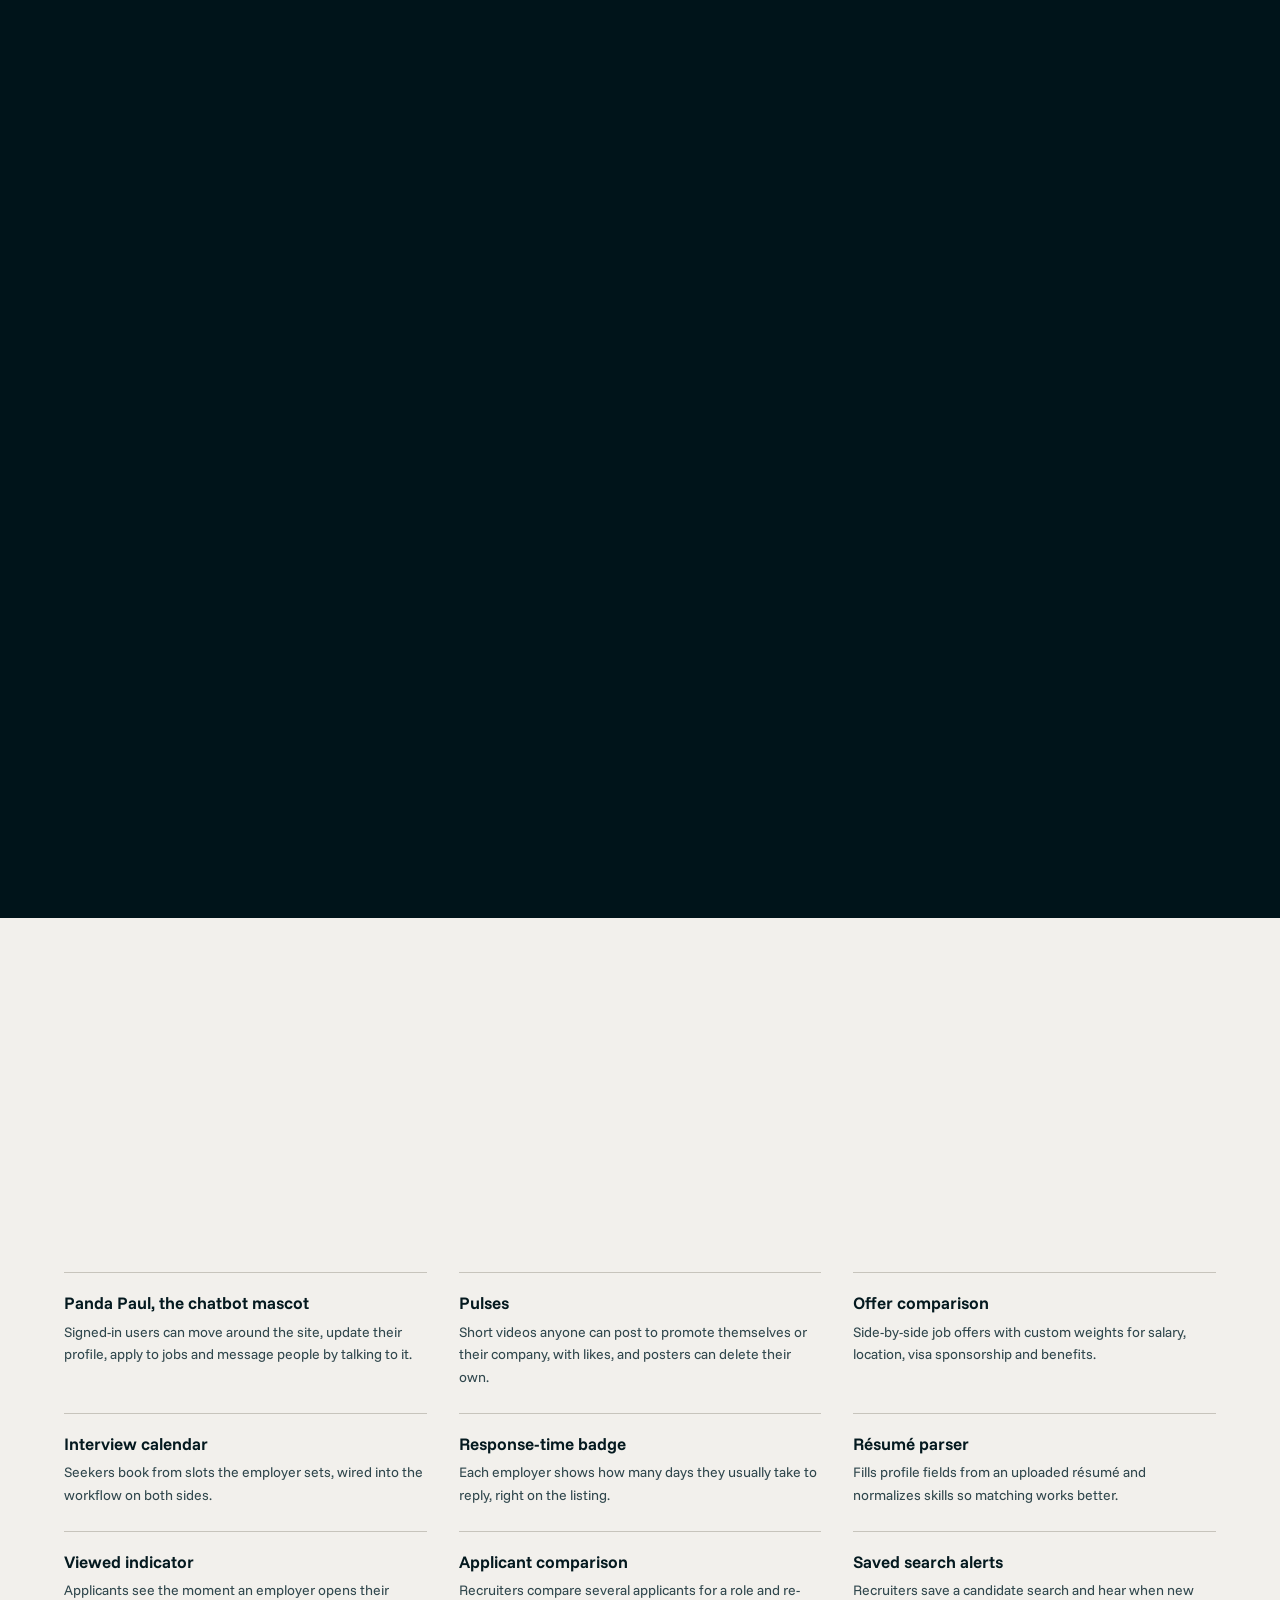
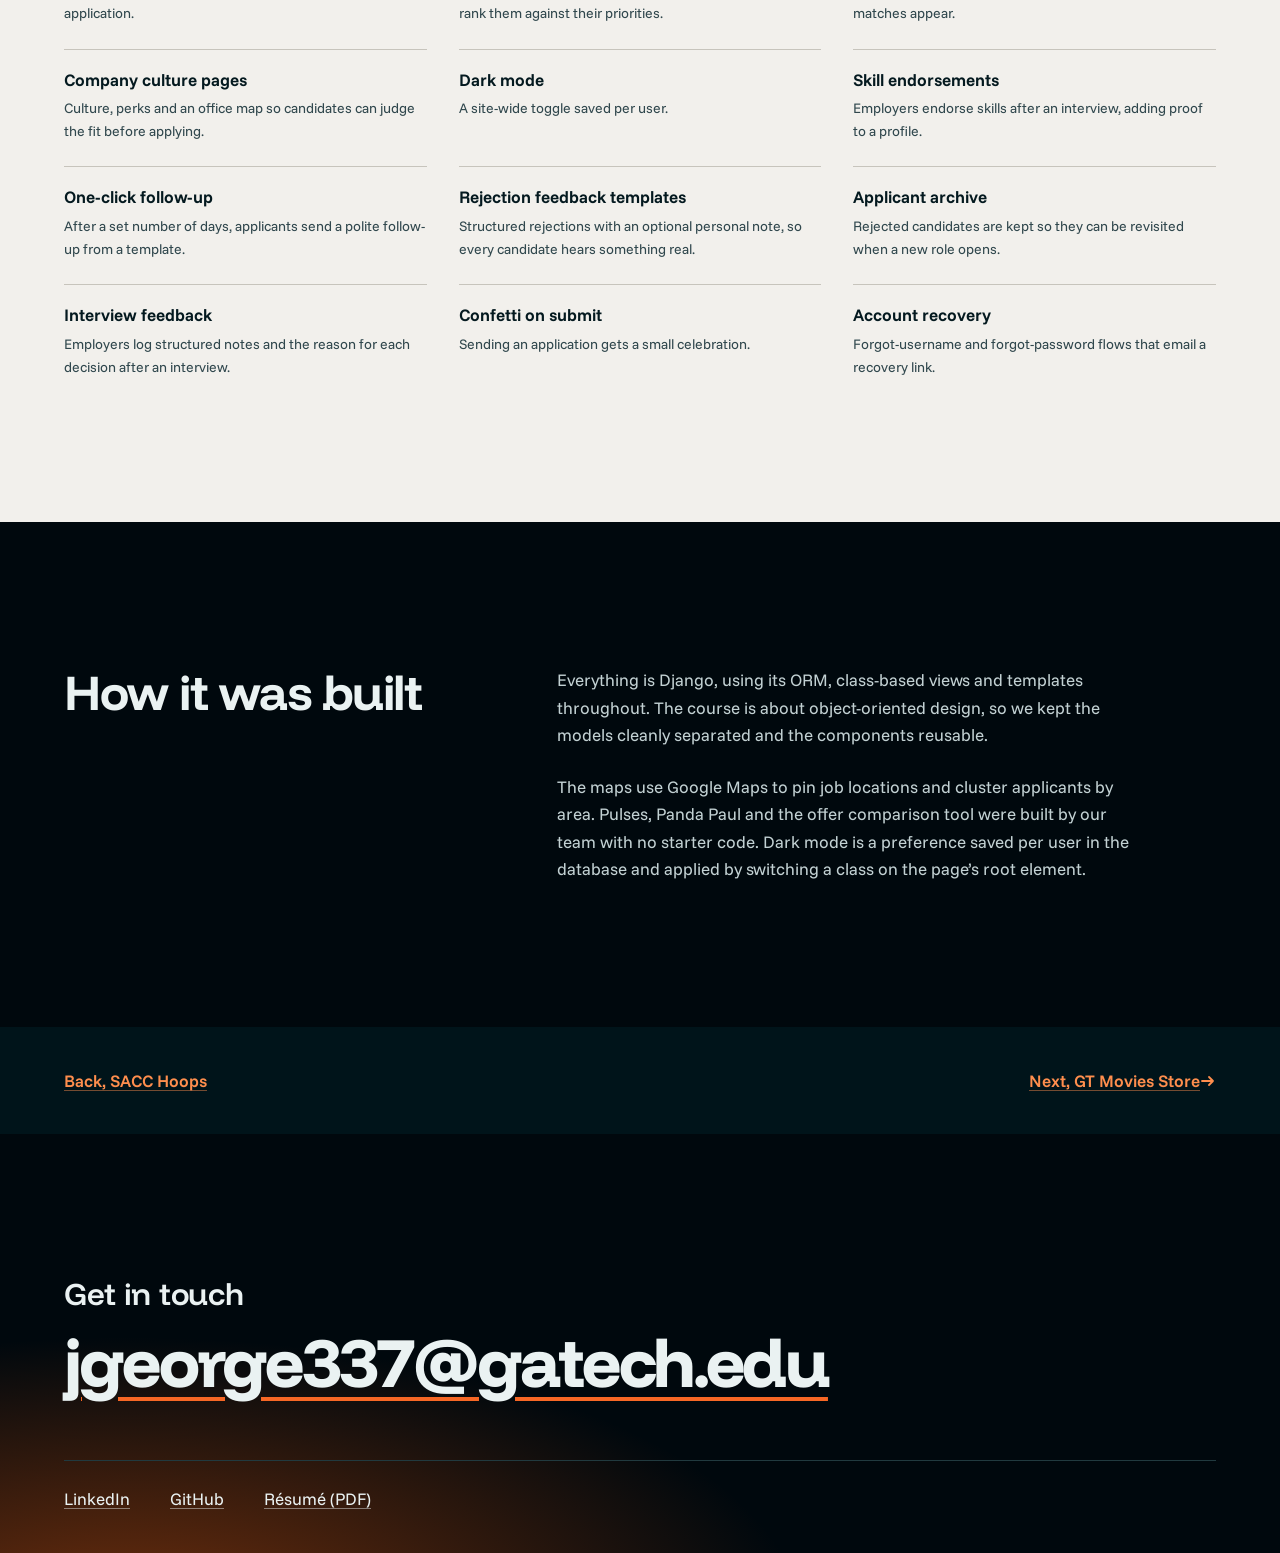
<file: projects/pandapulse.html>
<!DOCTYPE html>
<html lang="en">
<head>
  <meta charset="UTF-8" />
  <meta name="viewport" content="width=device-width, initial-scale=1.0" />
  <title>PandaPulse, Jase George</title>
  <meta name="description" content="PandaPulse, a Django hiring platform with three user roles built for CS 2340 at Georgia Tech. Placed third across both class sections." />
  <script>document.documentElement.classList.add('js')</script>
  <link rel="preconnect" href="https://fonts.googleapis.com" />
  <link rel="preconnect" href="https://fonts.gstatic.com" crossorigin />
  <link href="https://fonts.googleapis.com/css2?family=Funnel+Display:wght@500;600;700;800&family=Funnel+Sans:wght@400;500;600;700&family=JetBrains+Mono:wght@400;500&display=swap" rel="stylesheet" />
  <link rel="stylesheet" href="../assets/site.css" />
  <script src="../assets/site.js" defer></script>
</head>
<body>

  <nav class="nav" aria-label="Site">
    <div class="container">
      <a class="wordmark" href="../index.html">Jase George</a>
      <ul>
        <li><a href="../index.html#work">Projects</a></li>
        <li><a href="binge.html">Binge</a></li>
        <li><a href="wireless.html">Wireless</a></li>
        <li><a href="../index.html#experience">Experience</a></li>
        <li><a href="../index.html#contact">Contact</a></li>
        <li class="keep"><a class="btn is-small" href="../Jase_George_Resume.pdf">Résumé</a></li>
      </ul>
    </div>
  </nav>

  <header class="page-hero">
    <div class="container page-head">
      <p class="crumb"><a href="../index.html#work">Projects</a></p>
      <h1>PandaPulse</h1>
      <p class="lede">A hiring platform in the spirit of LinkedIn, built from scratch in Django by our team for CS 2340.</p>
      <div class="actions">
        <a class="btn" href="https://github.com/Runningbird20/PandaPulse">Read the code on GitHub<svg class="arrow" aria-hidden="true" viewBox="0 0 16 16" width="16" height="16"><path d="M2 8h11M9 4l4 4-4 4" fill="none" stroke="currentColor" stroke-width="1.8" stroke-linecap="round" stroke-linejoin="round"/></svg></a>
      </div>
      <dl class="facts">
        <div><dt>When</dt><dd>March 2026</dd></div>
        <div><dt>Course</dt><dd>CS 2340, Objects and Design, Georgia Tech</dd></div>
        <div><dt>Built with</dt><dd>Django, Python, SQLite, JavaScript, HTML and CSS, Google Maps</dd></div>
        <div><dt>Scope</dt><dd>15 required features, more than 20 of our own, 3 user roles</dd></div>
        <div><dt>Result</dt><dd>3rd of all teams across both sections, which exempted us from the final exam</dd></div>
      </dl>
    </div>
    <div class="container lead-wrap">
      <figure class="shot is-lead reveal">
        <img src="../images/pandapulse/pandapulse-landing-page.png" alt="The PandaPulse landing page" fetchpriority="high" />
      </figure>
    </div>
  </header>

  <main>
    <section class="band" aria-labelledby="what-h">
      <div class="container chapter">
        <div class="side reveal">
          <h2 id="what-h">What it is</h2>
        </div>
        <div class="main prose reveal">
          <p>PandaPulse connects job seekers with employers through structured profiles, job listings and an application pipeline. It serves three kinds of user, job seekers, recruiters and administrators, each with their own tools.</p>
          <p>It placed 3rd out of every submission across both class sections, which exempted our team from the final exam. Beyond the 15 required user stories we designed and built more than 20 features of our own.</p>
        </div>
      </div>
    </section>

    <section class="band is-raised" aria-labelledby="seek-h">
      <div class="container chapter">
        <div class="side reveal">
          <h2 id="seek-h">For job seekers</h2>
        </div>
        <div class="main prose reveal">
          <p>Seekers search and filter jobs, apply with a note and a résumé that gets parsed into their profile, book interviews from the employer’s open slots, message employers, and compare offers side by side with their own weights for salary, location, visa sponsorship and benefits.</p>
        </div>
        <ul class="gallery is-three full">
          <li class="reveal"><figure class="shot"><img src="../images/pandapulse/job-search-with-filters.png" alt="Job search with filters" loading="lazy" /><figcaption>Job search and filters</figcaption></figure></li>
          <li class="reveal"><figure class="shot"><img src="../images/pandapulse/job-detail-page.png" alt="A job detail page" loading="lazy" /><figcaption>Job detail</figcaption></figure></li>
          <li class="reveal"><figure class="shot"><img src="../images/pandapulse/apply-modal-with-cover-note-and-resume.png" alt="The apply window with a cover note and résumé" loading="lazy" /><figcaption>Applying</figcaption></figure></li>
          <li class="reveal"><figure class="shot"><img src="../images/pandapulse/applicant-dashboard-profile.png" alt="Applicant dashboard in dark mode" loading="lazy" /><figcaption>Applicant dashboard, dark</figcaption></figure></li>
          <li class="reveal"><figure class="shot"><img src="../images/pandapulse/applicant-dashboard-light-mode.png" alt="Applicant dashboard in light mode" loading="lazy" /><figcaption>Applicant dashboard, light</figcaption></figure></li>
          <li class="reveal"><figure class="shot"><img src="../images/pandapulse/matched-jobs.png" alt="Matched jobs" loading="lazy" /><figcaption>Matched jobs</figcaption></figure></li>
          <li class="reveal"><figure class="shot"><img src="../images/pandapulse/interview-calendar.png" alt="The interview calendar" loading="lazy" /><figcaption>Interview calendar</figcaption></figure></li>
          <li class="reveal"><figure class="shot"><img src="../images/pandapulse/offer-comparison-tool.png" alt="The offer comparison tool" loading="lazy" /><figcaption>Offer comparison</figcaption></figure></li>
          <li class="reveal"><figure class="shot"><img src="../images/pandapulse/messaging-inbox.png" alt="The messages inbox" loading="lazy" /><figcaption>Messages</figcaption></figure></li>
          <li class="reveal"><figure class="shot"><img src="../images/pandapulse/message-thread.png" alt="A message thread" loading="lazy" /><figcaption>A message thread</figcaption></figure></li>
          <li class="reveal"><figure class="shot"><img src="../images/pandapulse/company-search.png" alt="Company search" loading="lazy" /><figcaption>Company search</figcaption></figure></li>
          <li class="reveal"><figure class="shot"><img src="../images/pandapulse/panda-assistant-ai-chatbot.png" alt="Panda Paul, the AI assistant" loading="lazy" /><figcaption>Panda Paul, the assistant</figcaption></figure></li>
          <li class="reveal"><figure class="shot"><img src="../images/pandapulse/pulses-short-form-video-feed.png" alt="Pulses, a short video feed" loading="lazy" /><figcaption>Pulses, short videos</figcaption></figure></li>
        </ul>
      </div>
    </section>

    <section class="band" aria-labelledby="hire-h">
      <div class="container chapter">
        <div class="side reveal">
          <h2 id="hire-h">For recruiters and admins</h2>
        </div>
        <div class="main prose reveal">
          <p>Recruiters post jobs, move applicants across a kanban pipeline, compare candidates, save searches that alert them to new matches, archive candidates for later, and see where applicants live on a clustered map.</p>
        </div>
        <ul class="gallery is-three full">
          <li class="reveal"><figure class="shot"><img src="../images/pandapulse/hiring-pipeline-kanban-board.png" alt="The hiring pipeline as a kanban board" loading="lazy" /><figcaption>Hiring pipeline</figcaption></figure></li>
          <li class="reveal"><figure class="shot"><img src="../images/pandapulse/find-candidates-search.png" alt="Candidate search" loading="lazy" /><figcaption>Finding candidates</figcaption></figure></li>
          <li class="reveal"><figure class="shot"><img src="../images/pandapulse/applicant-location-clusters-map.png" alt="A map clustering applicants by location" loading="lazy" /><figcaption>Applicants on a map</figcaption></figure></li>
          <li class="reveal"><figure class="shot"><img src="../images/pandapulse/employer-dashboard-profile.png" alt="The employer profile" loading="lazy" /><figcaption>Employer profile</figcaption></figure></li>
          <li class="reveal"><figure class="shot"><img src="../images/pandapulse/my-job-listings.png" alt="My job listings" loading="lazy" /><figcaption>Job listings</figcaption></figure></li>
          <li class="reveal"><figure class="shot"><img src="../images/pandapulse/matched-candidates.png" alt="Matched candidates" loading="lazy" /><figcaption>Matched candidates</figcaption></figure></li>
          <li class="reveal"><figure class="shot"><img src="../images/pandapulse/archived-applicants.png" alt="Archived applicants" loading="lazy" /><figcaption>Archived applicants</figcaption></figure></li>
          <li class="reveal"><figure class="shot"><img src="../images/pandapulse/more-tools-comparison-and-alerts.png" alt="Comparison and saved-search alert tools" loading="lazy" /><figcaption>Comparison and alerts</figcaption></figure></li>
          <li class="reveal"><figure class="shot"><img src="../images/pandapulse/create-job-post-form.png" alt="The job post form" loading="lazy" /><figcaption>Posting a job</figcaption></figure></li>
        </ul>
      </div>
    </section>

    <section class="band is-bone" aria-labelledby="ours-h">
      <div class="container chapter">
        <div class="side reveal">
          <h2 id="ours-h">What we added on our own</h2>
          <p>None of these were in the assignment.</p>
        </div>
        <ul class="features full reveal">
          <li><strong>Panda Paul, the chatbot mascot</strong><span>Signed-in users can move around the site, update their profile, apply to jobs and message people by talking to it.</span></li>
          <li><strong>Pulses</strong><span>Short videos anyone can post to promote themselves or their company, with likes, and posters can delete their own.</span></li>
          <li><strong>Offer comparison</strong><span>Side-by-side job offers with custom weights for salary, location, visa sponsorship and benefits.</span></li>
          <li><strong>Interview calendar</strong><span>Seekers book from slots the employer sets, wired into the workflow on both sides.</span></li>
          <li><strong>Response-time badge</strong><span>Each employer shows how many days they usually take to reply, right on the listing.</span></li>
          <li><strong>Résumé parser</strong><span>Fills profile fields from an uploaded résumé and normalizes skills so matching works better.</span></li>
          <li><strong>Viewed indicator</strong><span>Applicants see the moment an employer opens their application.</span></li>
          <li><strong>Applicant comparison</strong><span>Recruiters compare several applicants for a role and re-rank them against their priorities.</span></li>
          <li><strong>Saved search alerts</strong><span>Recruiters save a candidate search and hear when new matches appear.</span></li>
          <li><strong>Company culture pages</strong><span>Culture, perks and an office map so candidates can judge the fit before applying.</span></li>
          <li><strong>Dark mode</strong><span>A site-wide toggle saved per user.</span></li>
          <li><strong>Skill endorsements</strong><span>Employers endorse skills after an interview, adding proof to a profile.</span></li>
          <li><strong>One-click follow-up</strong><span>After a set number of days, applicants send a polite follow-up from a template.</span></li>
          <li><strong>Rejection feedback templates</strong><span>Structured rejections with an optional personal note, so every candidate hears something real.</span></li>
          <li><strong>Applicant archive</strong><span>Rejected candidates are kept so they can be revisited when a new role opens.</span></li>
          <li><strong>Interview feedback</strong><span>Employers log structured notes and the reason for each decision after an interview.</span></li>
          <li><strong>Confetti on submit</strong><span>Sending an application gets a small celebration.</span></li>
          <li><strong>Account recovery</strong><span>Forgot-username and forgot-password flows that email a recovery link.</span></li>
        </ul>
      </div>
    </section>

    <section class="band is-deep" aria-labelledby="tech-h">
      <div class="container chapter">
        <div class="side reveal">
          <h2 id="tech-h">How it was built</h2>
        </div>
        <div class="main prose reveal">
          <p>Everything is Django, using its ORM, class-based views and templates throughout. The course is about object-oriented design, so we kept the models cleanly separated and the components reusable.</p>
          <p>The maps use Google Maps to pin job locations and cluster applicants by area. Pulses, Panda Paul and the offer comparison tool were built by our team with no starter code. Dark mode is a preference saved per user in the database and applied by switching a class on the page’s root element.</p>
        </div>
      </div>
    </section>

    <div class="container pager">
      <a href="discovery.html">Back, SACC Hoops</a>
      <a href="gtmovies.html">Next, GT Movies Store<svg class="arrow" aria-hidden="true" viewBox="0 0 16 16" width="16" height="16"><path d="M2 8h11M9 4l4 4-4 4" fill="none" stroke="currentColor" stroke-width="1.8" stroke-linecap="round" stroke-linejoin="round"/></svg></a>
    </div>
  </main>

  <footer class="contact">
    <div class="container">
      <h2>Get in touch</h2>
      <a class="mail" href="mailto:jgeorge337@gatech.edu">jgeorge337@gatech.edu</a>
      <ul>
        <li><a href="https://www.linkedin.com/in/jaseg2026">LinkedIn</a></li>
        <li><a href="https://github.com/AzureRaven25">GitHub</a></li>
        <li><a href="../Jase_George_Resume.pdf">Résumé (PDF)</a></li>
      </ul>
    </div>
  </footer>

</body>
</html>
</file>
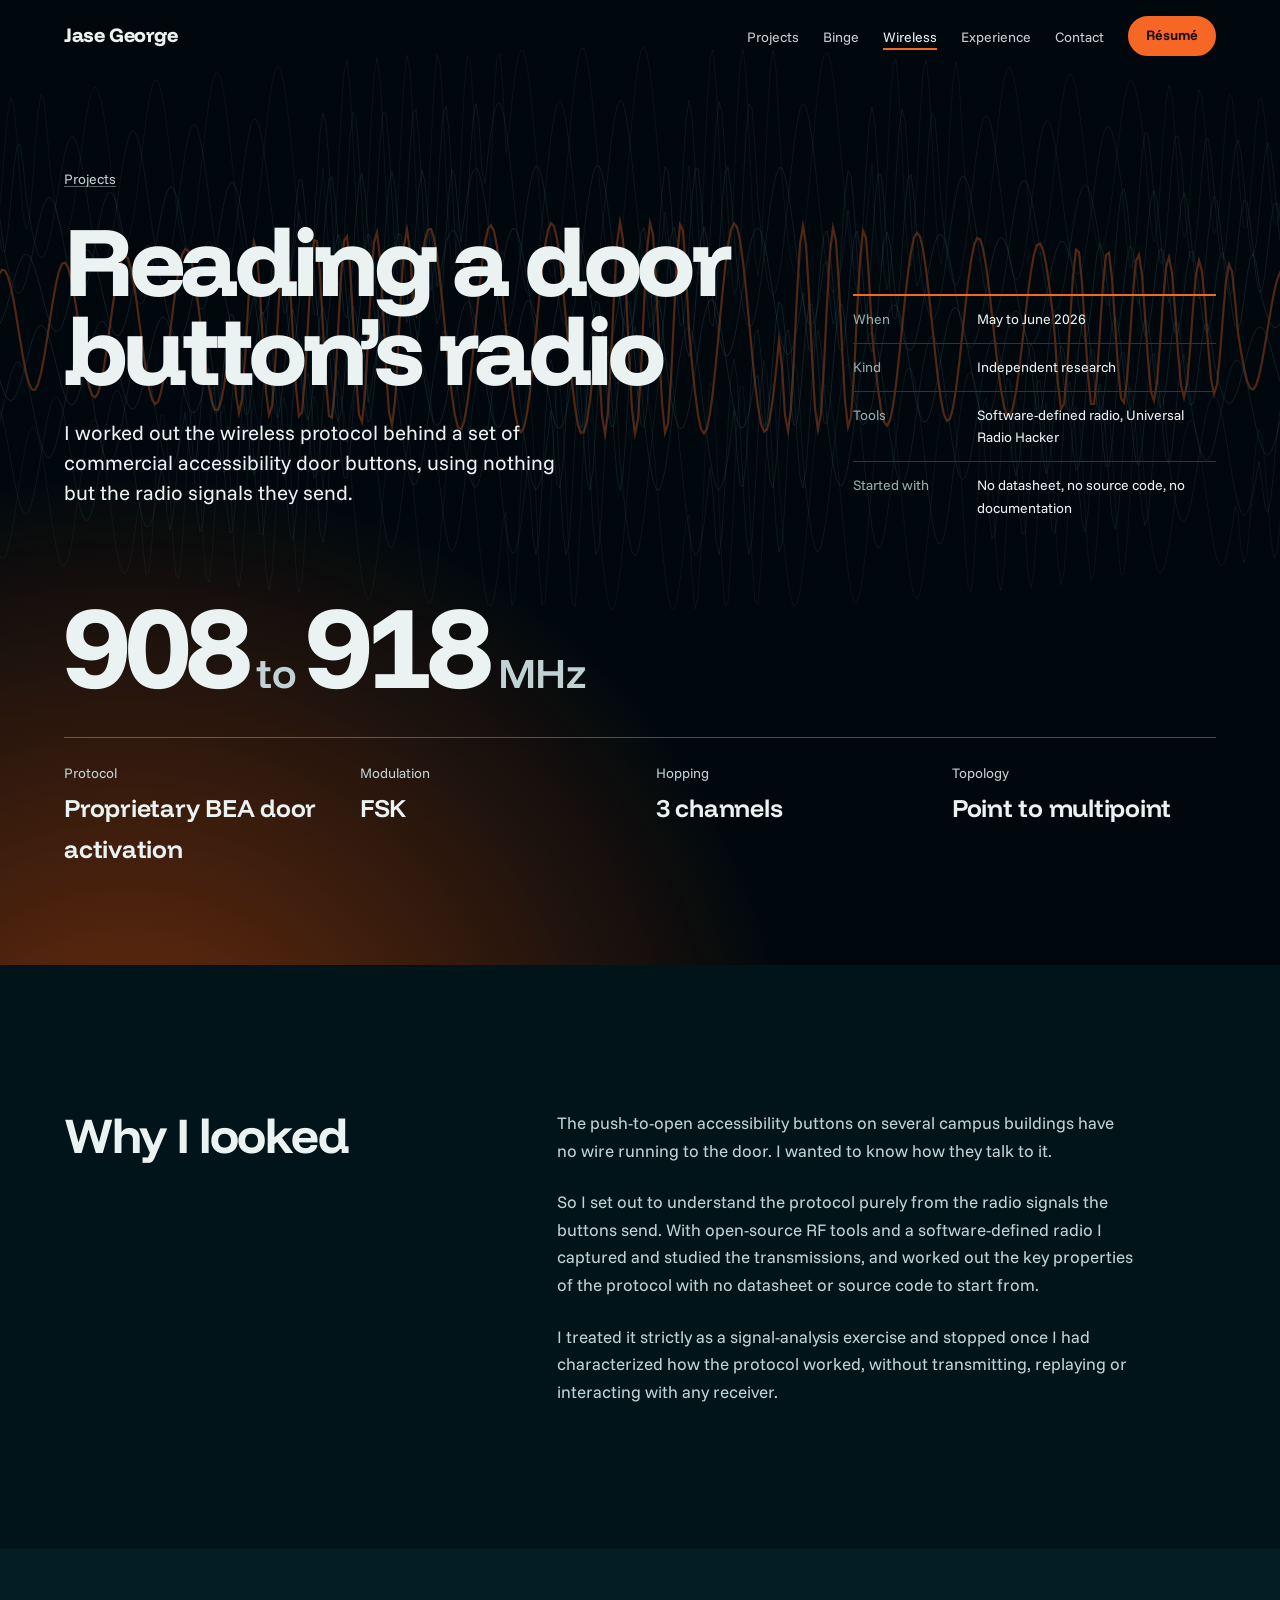
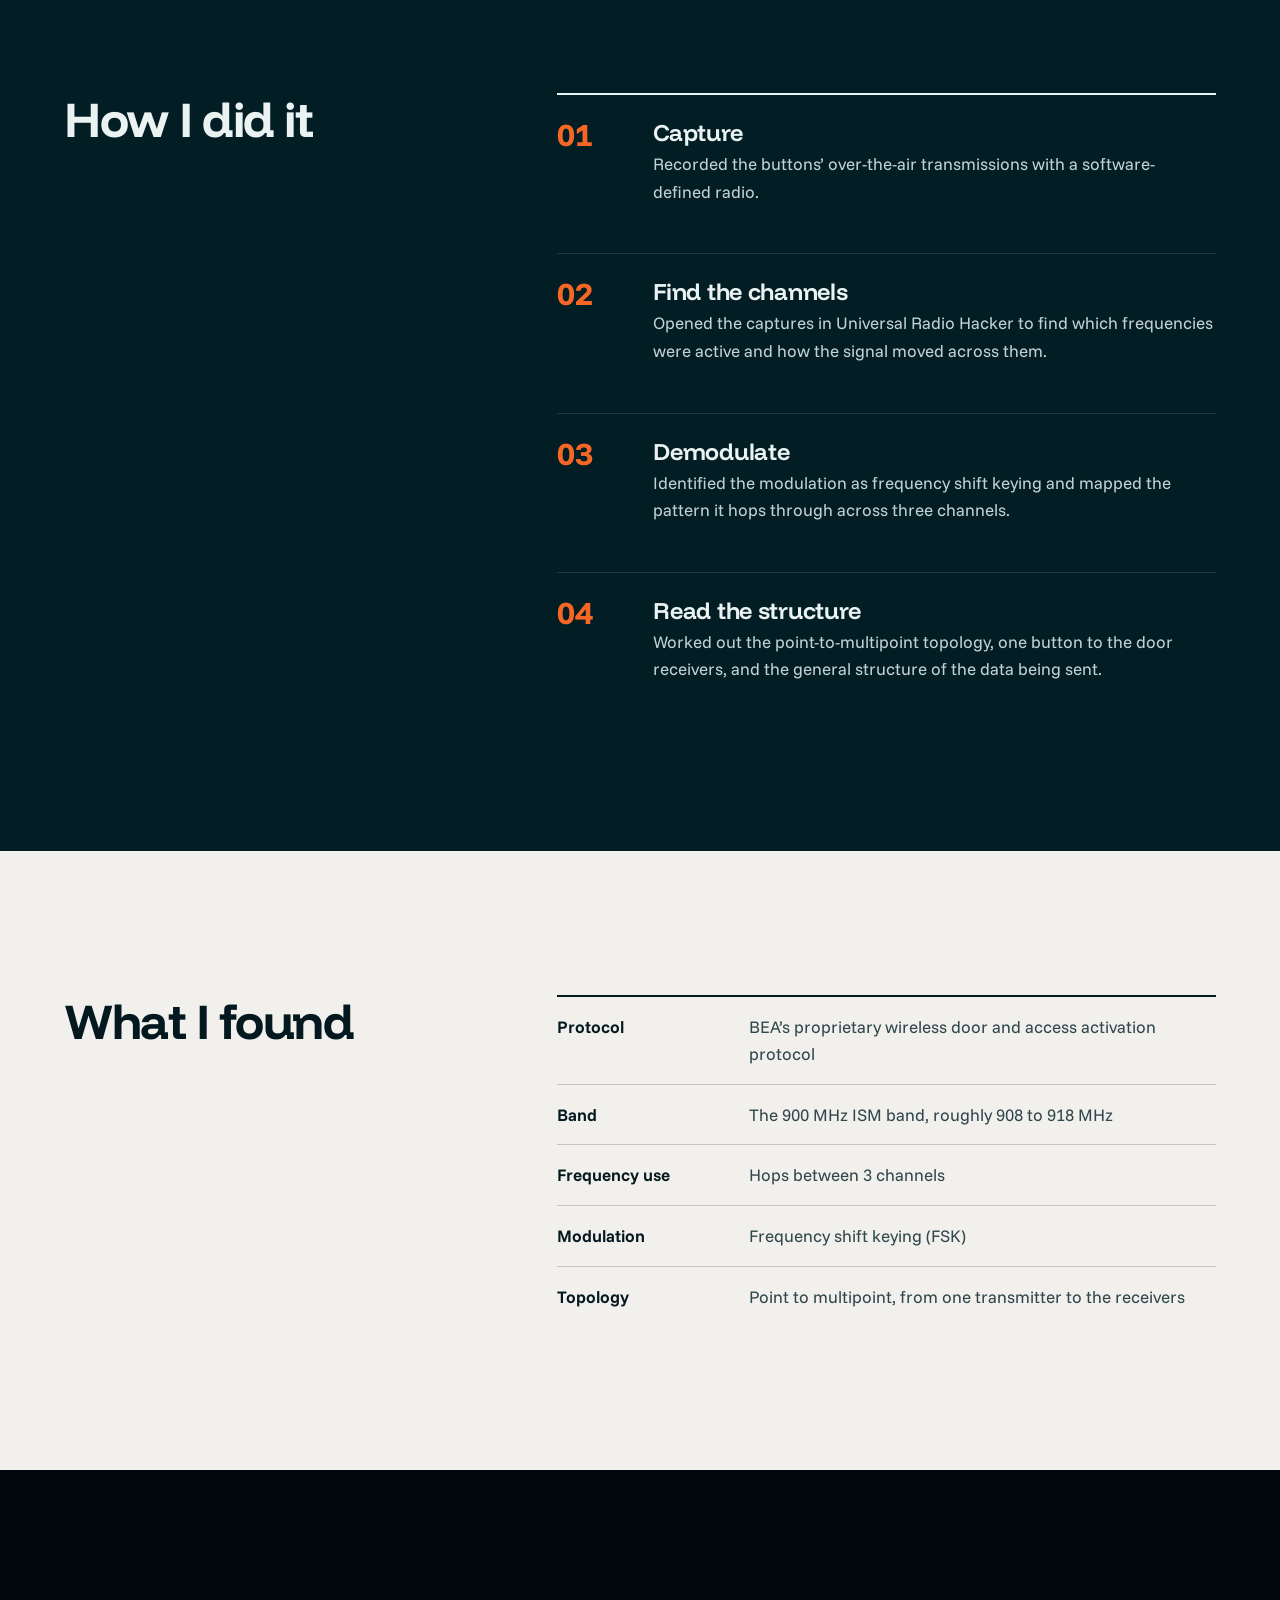
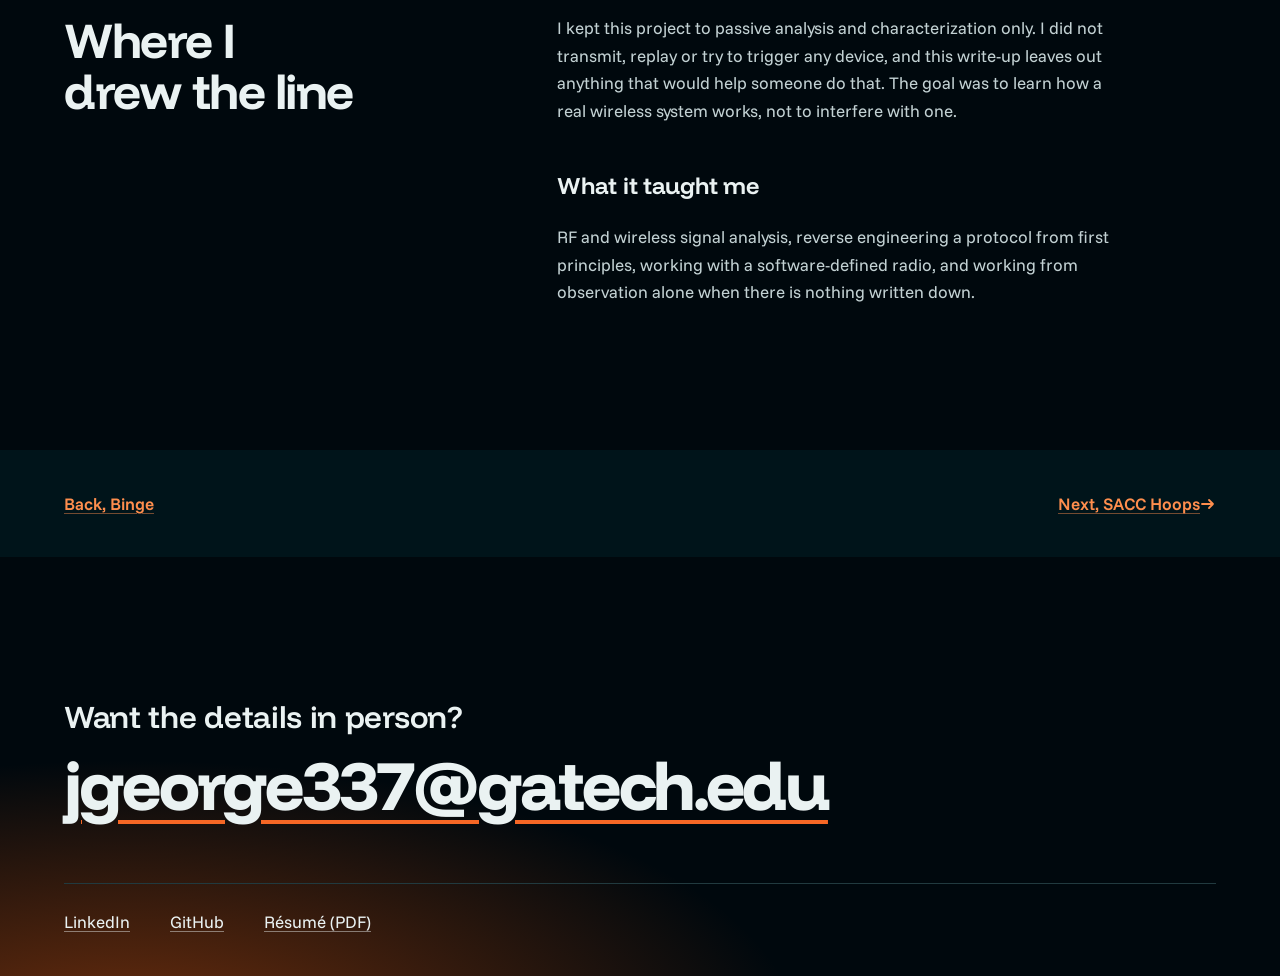
<file: projects/wireless.html>
<!DOCTYPE html>
<html lang="en">
<head>
  <meta charset="UTF-8" />
  <meta name="viewport" content="width=device-width, initial-scale=1.0" />
  <title>Wireless protocol research, Jase George</title>
  <meta name="description" content="Passive reverse engineering of a 900 MHz accessibility door-button system from captured radio signals, with a software-defined radio and Universal Radio Hacker." />
  <script>document.documentElement.classList.add('js')</script>
  <link rel="preconnect" href="https://fonts.googleapis.com" />
  <link rel="preconnect" href="https://fonts.gstatic.com" crossorigin />
  <link href="https://fonts.googleapis.com/css2?family=Funnel+Display:wght@500;600;700;800&family=Funnel+Sans:wght@400;500;600;700&family=JetBrains+Mono:wght@400;500&display=swap" rel="stylesheet" />
  <link rel="stylesheet" href="../assets/site.css" />
  <script src="../assets/site.js" defer></script>
</head>
<body>

  <nav class="nav" aria-label="Site">
    <div class="container">
      <a class="wordmark" href="../index.html">Jase George</a>
      <ul>
        <li><a href="../index.html#work">Projects</a></li>
        <li><a href="binge.html">Binge</a></li>
        <li><a href="wireless.html" aria-current="page">Wireless</a></li>
        <li><a href="../index.html#experience">Experience</a></li>
        <li><a href="../index.html#contact">Contact</a></li>
        <li class="keep"><a class="btn is-small" href="../Jase_George_Resume.pdf">Résumé</a></li>
      </ul>
    </div>
  </nav>

  <header class="page-hero">
    <canvas data-fsk="FSK" aria-hidden="true"></canvas>
    <div class="container page-head">
      <p class="crumb"><a href="../index.html#work">Projects</a></p>
      <h1>Reading a door button’s radio</h1>
      <p class="lede">I worked out the wireless protocol behind a set of commercial accessibility door buttons, using nothing but the radio signals they send.</p>
      <dl class="facts">
        <div><dt>When</dt><dd>May to June 2026</dd></div>
        <div><dt>Kind</dt><dd>Independent research</dd></div>
        <div><dt>Tools</dt><dd>Software-defined radio, Universal Radio Hacker</dd></div>
        <div><dt>Started with</dt><dd>No datasheet, no source code, no documentation</dd></div>
      </dl>
    </div>
    <div class="container lead-wrap">
      <div class="signal">
        <p class="big reveal" aria-hidden="true">908<small> to </small>918<small> MHz</small></p>
        <dl class="findings reveal">
          <div><dt>Protocol</dt><dd>Proprietary BEA door activation</dd></div>
          <div><dt>Modulation</dt><dd>FSK</dd></div>
          <div><dt>Hopping</dt><dd>3 channels</dd></div>
          <div><dt>Topology</dt><dd>Point to multipoint</dd></div>
        </dl>
      </div>
    </div>
  </header>

  <main>
    <section class="band" aria-labelledby="why-h">
      <div class="container chapter">
        <div class="side reveal">
          <h2 id="why-h">Why I looked</h2>
        </div>
        <div class="main prose reveal">
          <p>The push-to-open accessibility buttons on several campus buildings have no wire running to the door. I wanted to know how they talk to it.</p>
          <p>So I set out to understand the protocol purely from the radio signals the buttons send. With open-source RF tools and a software-defined radio I captured and studied the transmissions, and worked out the key properties of the protocol with no datasheet or source code to start from.</p>
          <p>I treated it strictly as a signal-analysis exercise and stopped once I had characterized how the protocol worked, without transmitting, replaying or interacting with any receiver.</p>
        </div>
      </div>
    </section>

    <section class="band is-raised" aria-labelledby="how-h">
      <div class="container chapter">
        <div class="side reveal">
          <h2 id="how-h">How I did it</h2>
        </div>
        <ol class="steps main reveal">
          <li><div><h3>Capture</h3><p>Recorded the buttons’ over-the-air transmissions with a software-defined radio.</p></div></li>
          <li><div><h3>Find the channels</h3><p>Opened the captures in Universal Radio Hacker to find which frequencies were active and how the signal moved across them.</p></div></li>
          <li><div><h3>Demodulate</h3><p>Identified the modulation as frequency shift keying and mapped the pattern it hops through across three channels.</p></div></li>
          <li><div><h3>Read the structure</h3><p>Worked out the point-to-multipoint topology, one button to the door receivers, and the general structure of the data being sent.</p></div></li>
        </ol>
      </div>
    </section>

    <section class="band is-bone" aria-labelledby="found-h">
      <div class="container chapter">
        <div class="side reveal">
          <h2 id="found-h">What I found</h2>
        </div>
        <div class="main reveal">
          <dl class="dl">
            <div><dt>Protocol</dt><dd>BEA’s proprietary wireless door and access activation protocol</dd></div>
            <div><dt>Band</dt><dd>The 900 MHz ISM band, roughly 908 to 918 MHz</dd></div>
            <div><dt>Frequency use</dt><dd>Hops between 3 channels</dd></div>
            <div><dt>Modulation</dt><dd>Frequency shift keying (FSK)</dd></div>
            <div><dt>Topology</dt><dd>Point to multipoint, from one transmitter to the receivers</dd></div>
          </dl>
        </div>
      </div>
    </section>

    <section class="band is-deep" aria-labelledby="line-h">
      <div class="container chapter">
        <div class="side reveal">
          <h2 id="line-h">Where I drew the line</h2>
        </div>
        <div class="main prose reveal">
          <p>I kept this project to passive analysis and characterization only. I did not transmit, replay or try to trigger any device, and this write-up leaves out anything that would help someone do that. The goal was to learn how a real wireless system works, not to interfere with one.</p>
          <h3>What it taught me</h3>
          <p>RF and wireless signal analysis, reverse engineering a protocol from first principles, working with a software-defined radio, and working from observation alone when there is nothing written down.</p>
        </div>
      </div>
    </section>

    <div class="container pager">
      <a href="binge.html">Back, Binge</a>
      <a href="discovery.html">Next, SACC Hoops<svg class="arrow" aria-hidden="true" viewBox="0 0 16 16" width="16" height="16"><path d="M2 8h11M9 4l4 4-4 4" fill="none" stroke="currentColor" stroke-width="1.8" stroke-linecap="round" stroke-linejoin="round"/></svg></a>
    </div>
  </main>

  <footer class="contact">
    <div class="container">
      <h2>Want the details in person?</h2>
      <a class="mail" href="mailto:jgeorge337@gatech.edu">jgeorge337@gatech.edu</a>
      <ul>
        <li><a href="https://www.linkedin.com/in/jaseg2026">LinkedIn</a></li>
        <li><a href="https://github.com/AzureRaven25">GitHub</a></li>
        <li><a href="../Jase_George_Resume.pdf">Résumé (PDF)</a></li>
      </ul>
    </div>
  </footer>

</body>
</html>
</file>
<file: assets/site.css>
/* Hallmark · shape: Signal (a live waveform hero, then the work as large picture cards, then the record on bone paper) · genre: atmospheric · theme: custom · redesign: full · job: hire · idea: "the line moving behind my name is my name, sent as FSK, the modulation I pulled out of a door button's radio" · vibe: "petrol dark, signal orange, a lab bench at night"
 * paper: oklch(17.5% 0.032 218) · accent: oklch(68.5% 0.19 42) · display: Funnel Display · body: Funnel Sans · hero: Poster, the name across the bottom left over a full-bleed canvas of the FSK waveform · nav: fixed bar that turns solid after the hero, wordmark left, section links and a résumé button right · footer: the headshot and the email set large on the petrol ground · imagery: the product (screenshots of Binge, PandaPulse, SACC Hoops, GT Movies) · signature: the FSK waveform of the name with its bits streaming under it
 * axes: dark/grotesk-heavy/chromatic-orange · posture: committed (petrol ground across the page, orange as the one signal, bone paper for the record sections; mood taken from str.us at the owner's request) · contrast: pass · fold: pass · v2.0.0 */
/* Hallmark · pre-emit critique: P4 H5 E4 S5 R3 V5 · weakest: R, the owner asked for a site nobody looks away from, so motion is spent on one waveform and one reveal and everything else stays still */
/* Hallmark · waive 64 · mono only on the bit stream, dates and figures such as 908 MHz, which are measurements · the bits are the hero's material */
/* Hallmark · waive 29 · two fixed washes of orange and petrol behind the hero and one band, never animated · the owner chose str.us as the reference and asked for that light */
@import url("./tokens.css");
@import url("./base.css");

/* ---------- base ---------- */
:root { --text-name: clamp(4rem, 11vw, 11.5rem); --measure: 64ch; --nav-h: 72px; }
body { font-size: 1.0625rem; line-height: 1.62; background: var(--color-paper); color: var(--color-ink); }
::selection { background: var(--color-accent); color: var(--color-accent-ink); }
h1, h2, h3, h4 { color: inherit; font-weight: 700; letter-spacing: var(--tracking-display); line-height: 1.04; }
h2 { font-size: var(--text-section); letter-spacing: -0.03em; }
h3 { font-size: var(--text-title); line-height: 1.15; letter-spacing: -0.012em; font-weight: 650; }
h4 { font-family: var(--font-body); font-size: var(--text-md); font-weight: 600; letter-spacing: 0; margin: 0; }
time, .mono { font-family: var(--font-outlier); font-variant-numeric: tabular-nums; font-size: 0.85em; letter-spacing: 0; }
.lede { font-size: var(--text-lead); line-height: 1.45; color: var(--color-ink-2); }
.quiet { color: var(--color-muted); }
a { color: var(--color-link); text-decoration-color: color-mix(in oklab, currentColor 45%, transparent); transition: text-decoration-color var(--dur-micro) var(--ease-out), color var(--dur-micro) var(--ease-out); }
a:hover { text-decoration-color: currentColor; }
a:active { color: var(--color-accent-hover); }
:focus-visible { outline: 2px solid var(--color-focus); outline-offset: 3px; }

/* ---------- surfaces ---------- */
.band { padding-block: var(--section-gap); position: relative; }
.band.is-tight { padding-block: var(--section-gap-s); }
.is-deep { background: var(--color-deep); }
.is-raised { background: var(--color-paper-2); }
.is-wash { background: var(--wash-band), var(--color-paper); }
.is-bone { background: var(--color-bone); color: var(--color-bone-ink); }
.is-bone .lede, .is-bone .quiet, .is-bone p { color: var(--color-bone-ink-2); }
.is-bone h2, .is-bone h3, .is-bone h4, .is-bone strong, .is-bone dt { color: var(--color-bone-ink); }
.is-bone a:not(.btn) { color: var(--color-link-on-bone); }
.is-bone :focus-visible { outline-color: var(--color-focus-on-bone); }
.is-bone time { color: var(--color-bone-ink-2); }

/* ---------- nav ---------- */
.nav { position: fixed; inset: 0 0 auto 0; z-index: var(--z-sticky-nav); height: var(--nav-h); display: flex; align-items: center; transition: background-color var(--dur-short) var(--ease-out), border-color var(--dur-short) var(--ease-out); border-bottom: 1px solid transparent; }
.nav.is-solid { background: color-mix(in oklab, var(--color-deep) 94%, transparent); border-bottom-color: var(--color-rule); }
.nav .container { display: flex; align-items: center; justify-content: space-between; gap: var(--space-lg); }
.wordmark { font-family: var(--font-display); font-weight: 800; font-size: var(--text-lg); letter-spacing: -0.02em; color: var(--color-ink); text-decoration: none; white-space: nowrap; }
.nav ul { display: flex; align-items: center; gap: var(--space-xs) var(--space-lg); margin: 0; padding: 0; list-style: none; }
.nav ul a:not(.btn) { color: var(--color-ink-2); font-size: var(--text-sm); text-decoration: none; white-space: nowrap; padding-block: var(--space-xs); }
.nav ul a:not(.btn):hover, .nav ul a[aria-current="page"] { color: var(--color-ink); text-decoration: underline; text-decoration-color: var(--color-accent); text-decoration-thickness: 2px; text-underline-offset: 0.45em; }
@media (max-width: 62rem) { .nav ul li:not(.keep) { display: none; } }

/* ---------- buttons ---------- */
.btn { display: inline-flex; align-items: center; justify-content: center; gap: var(--space-xs); min-height: 48px; padding: 0 var(--space-lg); border-radius: var(--radius-pill); border: 2px solid var(--color-accent); background: var(--color-accent); color: var(--color-accent-ink); font-weight: 650; font-size: var(--text-md); text-decoration: none; white-space: nowrap; transition: background-color var(--dur-micro) var(--ease-out), border-color var(--dur-micro) var(--ease-out), color var(--dur-micro) var(--ease-out), transform var(--dur-micro) var(--ease-out); }
.btn:hover { background: var(--color-accent-hover); border-color: var(--color-accent-hover); color: var(--color-accent-ink); }
.btn:active { transform: translateY(1px); }
.btn.is-ghost { background: transparent; color: var(--color-ink); border-color: color-mix(in oklab, var(--color-ink) 55%, transparent); }
.btn.is-ghost:hover { border-color: var(--color-ink); background: color-mix(in oklab, var(--color-ink) 8%, transparent); color: var(--color-ink); }
.btn.is-small { min-height: 40px; padding: 0 var(--space-md); font-size: var(--text-sm); }
.is-bone .btn.is-ghost { color: var(--color-bone-ink); border-color: var(--color-bone-ink); }
.is-bone .btn.is-ghost:hover { background: var(--color-bone-2); color: var(--color-bone-ink); }
.actions { display: flex; flex-wrap: wrap; gap: var(--space-sm); align-items: center; }
.arrow { display: inline-block; flex: none; vertical-align: -0.15em; transition: transform var(--dur-short) var(--ease-out); }

/* ---------- hero ---------- */
.hero { position: relative; min-height: min(100svh, 1000px); display: flex; flex-direction: column; justify-content: flex-end; background: var(--wash-hero), var(--color-deep); overflow: clip; isolation: isolate; }
.hero canvas { position: absolute; inset: 0; width: 100%; height: 100%; z-index: -1; }
.hero-inner { display: grid; grid-template-columns: repeat(12, minmax(0, 1fr)); column-gap: var(--gap-columns); align-items: end; padding-top: calc(var(--nav-h) + var(--space-3xl)); padding-bottom: var(--space-2xl); }
.hero h1 { grid-column: 1 / -1; font-size: var(--text-name); font-weight: 800; letter-spacing: -0.045em; line-height: 0.86; margin-bottom: var(--space-xl); }
.hero-copy { grid-column: 1 / span 6; display: grid; gap: var(--space-lg); }
.hero-copy .lede { max-width: 34ch; color: var(--color-ink); }
.hero-copy .status { font-size: var(--text-sm); color: var(--color-ink-2); }
.bits { grid-column: 8 / span 5; align-self: end; display: grid; gap: var(--space-xs); font-size: var(--text-sm); color: var(--color-ink-2); }
.bits .stream { font-family: var(--font-outlier); font-size: 0.82rem; line-height: 1.7; letter-spacing: 0.02em; color: var(--color-muted); }
.bits .stream b { font-weight: 500; color: var(--color-ink); }
.bits .stream .on { color: var(--color-accent); }
.bits .stream .gap { margin-right: 0.6ch; display: inline-block; white-space: nowrap; }

/* ---------- section heads ---------- */
.sec-head { display: grid; grid-template-columns: repeat(12, minmax(0, 1fr)); column-gap: var(--gap-columns); row-gap: var(--space-md); align-items: end; margin-bottom: var(--space-2xl); }
.sec-head h2 { grid-column: 1 / span 7; font-size: clamp(2.5rem, 4.6vw + 0.5rem, 5rem); }
.sec-head > p, .sec-head > div { grid-column: 8 / span 5; }

/* ---------- about ---------- */
.about { display: grid; grid-template-columns: repeat(12, minmax(0, 1fr)); column-gap: var(--gap-columns); row-gap: var(--space-xl); align-items: start; }
.about-photo { grid-column: 1 / span 3; margin: 0; }
.about-photo img { width: 100%; aspect-ratio: 1; object-fit: cover; border-radius: 50%; border: 3px solid var(--color-accent); }
.about-text { grid-column: 5 / span 4; display: grid; gap: var(--space-md); }
.about-text p { color: var(--color-ink-2); }
.about-text p:first-child { font-size: var(--text-lead); line-height: 1.45; color: var(--color-ink); }
.about-facts { grid-column: 10 / span 3; margin: 0; display: grid; }
.about-facts div { padding-block: var(--space-sm); border-top: 1px solid var(--color-rule); }
.about-facts div:first-child { border-top: 2px solid var(--color-accent); }
.about-facts dt { font-size: var(--text-sm); color: var(--color-muted); }
.about-facts dd { margin: 0; }

/* ---------- project cards ---------- */
.cards { display: grid; grid-template-columns: repeat(12, minmax(0, 1fr)); gap: var(--gap-columns); margin: 0; padding: 0; list-style: none; }
.card { grid-column: span 4; position: relative; min-height: 440px; border-radius: var(--radius-card); overflow: hidden; background: var(--color-paper-3); isolation: isolate; display: flex; color: var(--color-ink); }
.card.is-wide { grid-column: span 8; min-height: 560px; }
.card.is-half { grid-column: span 6; }
.card > img { position: absolute; inset: 0 0 auto 0; width: 100%; height: 62%; object-fit: cover; object-position: top center; z-index: -2; transition: transform var(--dur-long) var(--ease-out); transform-origin: top center; }
.card::before { content: ""; position: absolute; inset: 0; z-index: -1; background: linear-gradient(180deg, var(--color-card-clear) 0%, var(--color-card-fade-soft) 26%, var(--color-card-fade) 46%, var(--color-paper-2) 56%); }
.card { background: var(--color-paper-2); }
.card-body { margin-top: auto; padding: var(--space-xl); display: grid; gap: var(--space-sm); width: 100%; }
.card-body time { color: var(--color-ink-2); }
.card-body h3 { font-size: clamp(1.6rem, 1.4vw + 1rem, 2.4rem); letter-spacing: -0.025em; }
.card-body h3 a { color: var(--color-ink); text-decoration: none; }
.card-body h3 a::after { content: ""; position: absolute; inset: 0; z-index: 1; }
.card-body p { color: var(--color-ink-2); max-width: 48ch; }
.card-body .more { display: inline-flex; gap: var(--space-xs); align-items: center; font-weight: 600; color: var(--color-accent); margin-top: var(--space-xs); }
.card:hover .arrow { transform: translateX(6px); }
.card:has(a:focus-visible) { outline: 2px solid var(--color-focus); outline-offset: 3px; }
.card.is-type { background: var(--wash-band), var(--color-paper-2); }
.card.is-type .card-body { height: 100%; display: flex; flex-direction: column; justify-content: flex-end; gap: var(--space-sm); }
.card.is-type .figure { font-family: var(--font-display); font-weight: 800; font-size: clamp(3rem, 4.4vw, 5rem); margin-bottom: auto; letter-spacing: -0.045em; line-height: 0.9; color: var(--color-ink); font-variant-numeric: tabular-nums; }
.card.is-type .figure small { font-size: 0.38em; letter-spacing: -0.01em; font-weight: 600; }
.card.is-type::before { display: none; }
.tags { display: flex; flex-wrap: wrap; gap: var(--space-xs); margin: 0; padding: 0; list-style: none; }
.tags li { font-size: var(--text-xs); padding: 0.2em 0.7em; border-radius: var(--radius-pill); border: 1px solid color-mix(in oklab, var(--color-ink) 35%, transparent); color: var(--color-ink-2); }

/* ---------- binge story ---------- */
.story { display: grid; grid-template-columns: repeat(12, minmax(0, 1fr)); column-gap: var(--gap-columns); row-gap: var(--space-2xl); }
.story-copy { grid-column: 1 / span 5; display: grid; gap: var(--space-md); align-content: start; }
.story-copy p { color: var(--color-ink-2); }
.story-chart { grid-column: 7 / span 6; margin: 0; }
.chart { width: 100%; height: auto; overflow: visible; }
.chart .bar-team { fill: var(--color-chart-team); }
.chart .bar-mine { fill: var(--color-accent); }
.chart text { font-family: var(--font-outlier); font-size: 12px; fill: var(--color-muted); }
.chart .val { fill: var(--color-ink); font-size: 13px; }
.chart .axis { stroke: var(--color-ink-2); stroke-width: 1; }
.key { display: flex; flex-wrap: wrap; gap: var(--space-lg); margin-top: var(--space-sm); font-size: var(--text-sm); color: var(--color-ink-2); }
.key span { display: inline-flex; align-items: center; gap: var(--space-xs); }
.key i { width: 12px; height: 12px; display: inline-block; border-radius: 2px; }
.key .k-team { background: var(--color-chart-team); }
.key .k-mine { background: var(--color-accent); }
.stats { grid-column: 1 / -1; display: grid; grid-template-columns: repeat(4, minmax(0, 1fr)); gap: var(--gap-columns); margin: 0; padding: var(--space-xl) 0 0; border-top: 1px solid var(--color-rule); }
.stats div { display: flex; flex-direction: column-reverse; justify-content: flex-end; }
.stats dd { margin: 0; font-family: var(--font-display); font-weight: 800; font-size: clamp(2.5rem, 4vw, 4rem); letter-spacing: -0.04em; line-height: 1; font-variant-numeric: tabular-nums; }
.stats dt { font-size: var(--text-sm); color: var(--color-muted); margin-top: var(--space-xs); }
.stages { grid-column: 1 / -1; display: grid; grid-template-columns: repeat(3, minmax(0, 1fr)); gap: var(--gap-columns); margin: 0; padding: 0; list-style: none; }
.stage { display: grid; gap: var(--space-sm); align-content: start; }
.stage img { border-radius: var(--radius-card); aspect-ratio: 16 / 10; object-fit: cover; object-position: top; width: 100%; border: 1px solid var(--color-rule); }
.stage time { color: var(--color-accent); }
.stage p { color: var(--color-ink-2); }
.stage .phone-pair { display: grid; grid-template-columns: repeat(2, minmax(0, 1fr)); gap: var(--space-xs); aspect-ratio: 16 / 10; overflow: hidden; border-radius: var(--radius-card); background: var(--color-paper-3); padding: var(--space-sm) var(--space-sm) 0; border: 1px solid var(--color-rule); }
.stage .phone-pair img { aspect-ratio: auto; border: 0; border-radius: 8px 8px 0 0; }

/* ---------- wireless band ---------- */
.signal { display: grid; grid-template-columns: repeat(12, minmax(0, 1fr)); column-gap: var(--gap-columns); row-gap: var(--space-xl); align-items: end; }
.signal .big { grid-column: 1 / span 7; font-family: var(--font-display); font-weight: 800; font-size: clamp(3.5rem, 9vw, 9.5rem); line-height: 0.88; letter-spacing: -0.045em; font-variant-numeric: tabular-nums; }
.signal .big small { font-size: 0.36em; letter-spacing: -0.01em; font-weight: 600; color: var(--color-ink-2); }
.signal .copy { grid-column: 8 / span 5; display: grid; gap: var(--space-md); }
.signal .copy h2 { font-size: var(--text-3xl); letter-spacing: -0.02em; }
.signal .copy p { color: var(--color-ink-2); }
.findings { grid-column: 1 / -1; display: grid; grid-template-columns: repeat(4, minmax(0, 1fr)); gap: var(--gap-columns); margin: 0; padding: var(--space-lg) 0 0; border-top: 1px solid color-mix(in oklab, var(--color-ink) 30%, transparent); }
.findings dt { font-size: var(--text-sm); color: var(--color-ink-2); margin-bottom: var(--space-2xs); }
.findings dd { margin: 0; font-family: var(--font-display); font-size: var(--text-xl); font-weight: 650; letter-spacing: -0.01em; }

/* ---------- experience ---------- */
.roles { margin: 0; padding: 0; list-style: none; }
.role { display: grid; grid-template-columns: repeat(12, minmax(0, 1fr)); column-gap: var(--gap-columns); row-gap: var(--space-xs); padding-block: var(--space-xl); border-top: 1px solid var(--color-bone-rule); }
.role:first-child { border-top: 2px solid var(--color-bone-ink); }
.role time { grid-column: 1 / span 3; padding-top: 0.4em; }
.role .who { grid-column: 4 / span 4; }
.role .who h3 { margin-bottom: var(--space-2xs); }
.role .who p { font-size: var(--text-sm); }
.role .did { grid-column: 8 / span 5; margin: 0; padding-left: 1.1em; list-style: disc; display: grid; gap: var(--space-xs); }
.role .did li::marker { color: var(--color-link-on-bone); }
.is-raised .role, .is-deep .role { border-color: var(--color-rule); }
.is-raised .role:first-child, .is-deep .role:first-child { border-color: var(--color-ink); }
.is-raised .role .did li::marker, .is-deep .role .did li::marker { color: var(--color-accent); }
.is-raised .role time, .is-deep .role time { color: var(--color-accent); }

/* ---------- skills ---------- */
.skill-grid { display: grid; grid-template-columns: repeat(3, minmax(0, 1fr)); gap: var(--space-xl) var(--gap-columns); margin: 0; }
.skill-grid div { border-top: 2px solid var(--color-bone-ink); padding-top: var(--space-md); }
.skill-grid dt { font-family: var(--font-display); font-size: var(--text-xl); font-weight: 700; letter-spacing: -0.015em; margin-bottom: var(--space-xs); }
.skill-grid dd { margin: 0; color: var(--color-bone-ink-2); }

/* ---------- school + goals ---------- */
.school { display: grid; grid-template-columns: repeat(12, minmax(0, 1fr)); column-gap: var(--gap-columns); row-gap: var(--space-xl); }
.school > * { grid-column: span 4; display: grid; gap: var(--space-xs); align-content: start; border-top: 2px solid var(--color-ink); padding-top: var(--space-md); }
.school .gpa { font-family: var(--font-display); font-size: var(--text-3xl); font-weight: 800; letter-spacing: -0.03em; color: var(--color-accent); line-height: 1; margin-block: var(--space-xs); }
.school p { color: var(--color-ink-2); }
.goals { display: grid; grid-template-columns: repeat(3, minmax(0, 1fr)); gap: var(--gap-columns); margin: 0; padding: 0; list-style: none; }
.goal { display: grid; gap: var(--space-sm); align-content: start; padding: var(--space-xl); border-radius: var(--radius-card); background: color-mix(in oklab, var(--color-deep) 70%, transparent); border: 1px solid var(--color-rule); }
.goal .when { font-family: var(--font-outlier); font-size: var(--text-sm); color: var(--color-accent); }
.goal p { color: var(--color-ink-2); }
.goal h4 { margin-top: var(--space-xs); color: var(--color-ink); }

/* ---------- résumé embed ---------- */
.resume { display: grid; grid-template-columns: repeat(12, minmax(0, 1fr)); column-gap: var(--gap-columns); row-gap: var(--space-xl); align-items: start; }
.resume-copy { grid-column: 1 / span 4; display: grid; gap: var(--space-md); position: sticky; top: calc(var(--nav-h) + var(--space-lg)); }
.resume-frame { grid-column: 6 / span 7; aspect-ratio: 8.5 / 11; border-radius: var(--radius-card); overflow: hidden; border: 1px solid var(--color-bone-rule); background: var(--color-bone-2); }
.resume-frame object { width: 100%; height: 100%; display: block; }
.resume-frame p { padding: var(--space-xl); }

/* ---------- contact ---------- */
.contact { padding-block: var(--section-gap) var(--space-xl); background: var(--wash-hero), var(--color-deep); }
.contact-me { display: grid; grid-template-columns: auto minmax(0, 1fr); gap: var(--space-xl); align-items: center; }
.headshot { width: 168px; height: 168px; border-radius: 50%; object-fit: cover; border: 3px solid var(--color-accent); }
.contact h2 { font-size: var(--text-2xl); font-weight: 600; letter-spacing: -0.01em; margin-bottom: var(--space-md); }
.contact .mail { display: inline-block; font-family: var(--font-display); font-weight: 800; font-size: clamp(2rem, 5.4vw, 5.5rem); letter-spacing: -0.04em; line-height: 1; color: var(--color-ink); text-decoration-color: var(--color-accent); text-decoration-thickness: 4px; text-underline-offset: 0.14em; overflow-wrap: anywhere; }
.contact .mail:hover { color: var(--color-accent); }
.contact ul { display: flex; flex-wrap: wrap; gap: var(--space-xs) var(--space-xl); margin: var(--space-2xl) 0 0; padding: var(--space-lg) 0 0; list-style: none; border-top: 1px solid var(--color-rule); }
.contact ul a { color: var(--color-ink); }
.contact .small { margin-top: var(--space-2xl); font-size: var(--text-sm); color: var(--color-muted); }

/* ---------- project pages ---------- */
.page-hero { position: relative; background: var(--wash-hero), var(--color-deep); padding-top: var(--nav-h); overflow: clip; }
.page-head { padding-block: var(--space-3xl) var(--space-2xl); display: grid; grid-template-columns: repeat(12, minmax(0, 1fr)); column-gap: var(--gap-columns); row-gap: var(--space-lg); }
.page-head .crumb { grid-column: 1 / -1; font-size: var(--text-sm); }
.page-head .crumb a { color: var(--color-ink-2); }
.page-head h1 { grid-column: 1 / span 8; font-size: clamp(3.25rem, 7vw + 0.5rem, 8rem); font-weight: 800; letter-spacing: -0.045em; line-height: 0.92; }
.page-head .lede { grid-column: 1 / span 7; max-width: 46ch; color: var(--color-ink); }
.page-head .actions { grid-column: 1 / span 7; }
.facts { grid-column: 9 / span 4; grid-row: 2 / span 3; align-self: end; margin: 0; display: grid; }
.facts div { display: grid; grid-template-columns: 7rem minmax(0, 1fr); gap: var(--space-sm); padding-block: var(--space-sm); border-top: 1px solid var(--color-rule); }
.facts div:first-child { border-top: 2px solid var(--color-accent); }
.facts dt { font-size: var(--text-sm); color: var(--color-muted); }
.facts dd { margin: 0; font-size: var(--text-sm); }
.lead-wrap { padding-bottom: var(--space-3xl); }
.shot { margin: 0; }
.shot img { width: 100%; border-radius: var(--radius-card); border: 1px solid var(--color-rule); }
.is-bone .shot img { border-color: var(--color-bone-rule); }
.shot figcaption { margin-top: var(--space-xs); font-size: var(--text-sm); color: var(--color-muted); }
.is-bone .shot figcaption { color: var(--color-bone-ink-2); }
.shot.is-lead img { box-shadow: var(--shadow-lead); }
.gallery { display: grid; grid-template-columns: repeat(2, minmax(0, 1fr)); gap: var(--space-xl) var(--gap-columns); margin: 0; padding: 0; list-style: none; }
.gallery.is-three { grid-template-columns: repeat(3, minmax(0, 1fr)); }
.gallery.is-phones { grid-template-columns: repeat(3, minmax(0, 1fr)); max-width: 960px; }
.gallery .is-wide { grid-column: 1 / -1; }
.chapter { display: grid; grid-template-columns: repeat(12, minmax(0, 1fr)); column-gap: var(--gap-columns); row-gap: var(--space-2xl); }
.chapter > .side { grid-column: 1 / span 4; display: grid; gap: var(--space-md); align-content: start; }
.chapter > .side h2 { font-size: clamp(2rem, 2.6vw + 1rem, 3.5rem); }
.chapter > .side time { color: var(--color-accent); }
.is-bone .chapter > .side time { color: var(--color-link-on-bone); }
.chapter > .main { grid-column: 6 / span 7; display: grid; gap: var(--space-lg); align-content: start; }
.chapter > .full { grid-column: 1 / -1; }
.prose { display: grid; gap: var(--space-md); }
.prose p, .prose li { max-width: var(--measure); color: var(--color-ink-2); }
.is-bone .prose p, .is-bone .prose li { color: var(--color-bone-ink-2); }
.prose h3 { margin-top: var(--space-lg); }
.prose ul, .prose ol { margin: 0; padding-left: 1.1em; display: grid; gap: var(--space-xs); }
.prose li::marker { color: var(--color-accent); }
.is-bone .prose li::marker { color: var(--color-link-on-bone); }
.features { display: grid; grid-template-columns: repeat(3, minmax(0, 1fr)); gap: var(--space-lg) var(--gap-columns); margin: 0; padding: 0; list-style: none; }
.features li { border-top: 1px solid var(--color-rule); padding-top: var(--space-md); display: grid; gap: var(--space-2xs); align-content: start; }
.is-bone .features li { border-color: var(--color-bone-rule); }
.features strong { font-weight: 650; }
.features span { color: var(--color-ink-2); font-size: var(--text-sm); }
.is-bone .features span { color: var(--color-bone-ink-2); }
.dl { margin: 0; display: grid; }
.dl div { display: grid; grid-template-columns: 11rem minmax(0, 1fr); gap: var(--space-md); padding-block: var(--space-md); border-top: 1px solid var(--color-rule); }
.dl div:first-child { border-top: 2px solid var(--color-ink); }
.is-bone .dl div { border-color: var(--color-bone-rule); }
.is-bone .dl div:first-child { border-color: var(--color-bone-ink); }
.dl dt { font-weight: 650; }
.dl dd { margin: 0; color: var(--color-ink-2); }
.is-bone .dl dd { color: var(--color-bone-ink-2); }
code { font-family: var(--font-outlier); font-size: 0.88em; background: var(--color-paper-3); color: var(--color-ink); padding: 0.05em 0.35em; border-radius: 4px; }
.is-bone code { background: var(--color-bone-2); color: var(--color-bone-ink); }
.pager { display: flex; justify-content: space-between; gap: var(--space-lg); flex-wrap: wrap; padding-block: var(--space-xl); }
.pager a { font-weight: 600; }

/* ---------- reveal (only when scripting runs) ---------- */
.js .reveal { opacity: 0; transform: translateY(28px); transition: opacity 700ms var(--ease-out), transform 700ms var(--ease-out); }
.js .reveal.is-in { opacity: 1; transform: none; }

/* ---------- small screens ---------- */
@media (max-width: 62rem) {
  .hero-copy, .bits, .sec-head h2, .sec-head > p, .sec-head > div, .story-copy, .story-chart, .signal .big, .signal .copy,
  .page-head h1, .page-head .lede, .page-head .actions, .facts, .chapter > .side, .chapter > .main,
  .about-photo, .about-text, .about-facts, .resume-copy, .resume-frame { grid-column: 1 / -1; }
  .bits { margin-top: var(--space-xl); }
  .about-photo { max-width: 200px; }
  .facts { grid-row: auto; }
  .resume-copy { position: static; }
  .card, .card.is-wide, .card.is-half { grid-column: 1 / -1; min-height: 420px; }
  .stages, .goals, .gallery.is-three, .features { grid-template-columns: minmax(0, 1fr); }
  .skill-grid { grid-template-columns: repeat(2, minmax(0, 1fr)); }
  .stats, .findings { grid-template-columns: repeat(2, minmax(0, 1fr)); row-gap: var(--space-xl); }
  .school > * { grid-column: 1 / -1; }
  .role time, .role .who, .role .did { grid-column: 1 / -1; }
}
@media (max-width: 40rem) {
  :root { --nav-h: 64px; }
  .gallery { grid-template-columns: minmax(0, 1fr); }
  .gallery.is-phones { grid-template-columns: repeat(2, minmax(0, 1fr)); }
  .skill-grid { grid-template-columns: minmax(0, 1fr); }
  .dl div { grid-template-columns: minmax(0, 1fr); gap: var(--space-2xs); }
  .contact-me { grid-template-columns: minmax(0, 1fr); gap: var(--space-lg); }
  .headshot { width: 120px; height: 120px; }
  .card-body { padding: var(--space-lg); }
}
@media (prefers-reduced-motion: reduce) {
  .js .reveal { opacity: 1; transform: none; transition: none; }
  .btn:active { transform: none; }
}
.full > h3 + .features, .full > h3 + .dl { margin-top: var(--space-lg); }
.page-hero { isolation: isolate; }
.page-hero canvas { position: absolute; inset: 0; width: 100%; height: 100%; z-index: -1; opacity: 0.35; }
.steps { margin: 0; padding: 0; list-style: none; counter-reset: step; display: grid; }
.steps li { counter-increment: step; display: grid; grid-template-columns: 5rem minmax(0, 1fr); gap: var(--space-md); padding-block: var(--space-lg); border-top: 1px solid var(--color-rule); }
.steps li:first-child { border-top: 2px solid var(--color-ink); }
.steps li::before { content: counter(step, decimal-leading-zero); font-family: var(--font-display); font-weight: 800; font-size: var(--text-2xl); color: var(--color-accent); line-height: 1; }
.steps h3 { margin-bottom: var(--space-2xs); }
.steps p { color: var(--color-ink-2); }
</file>
